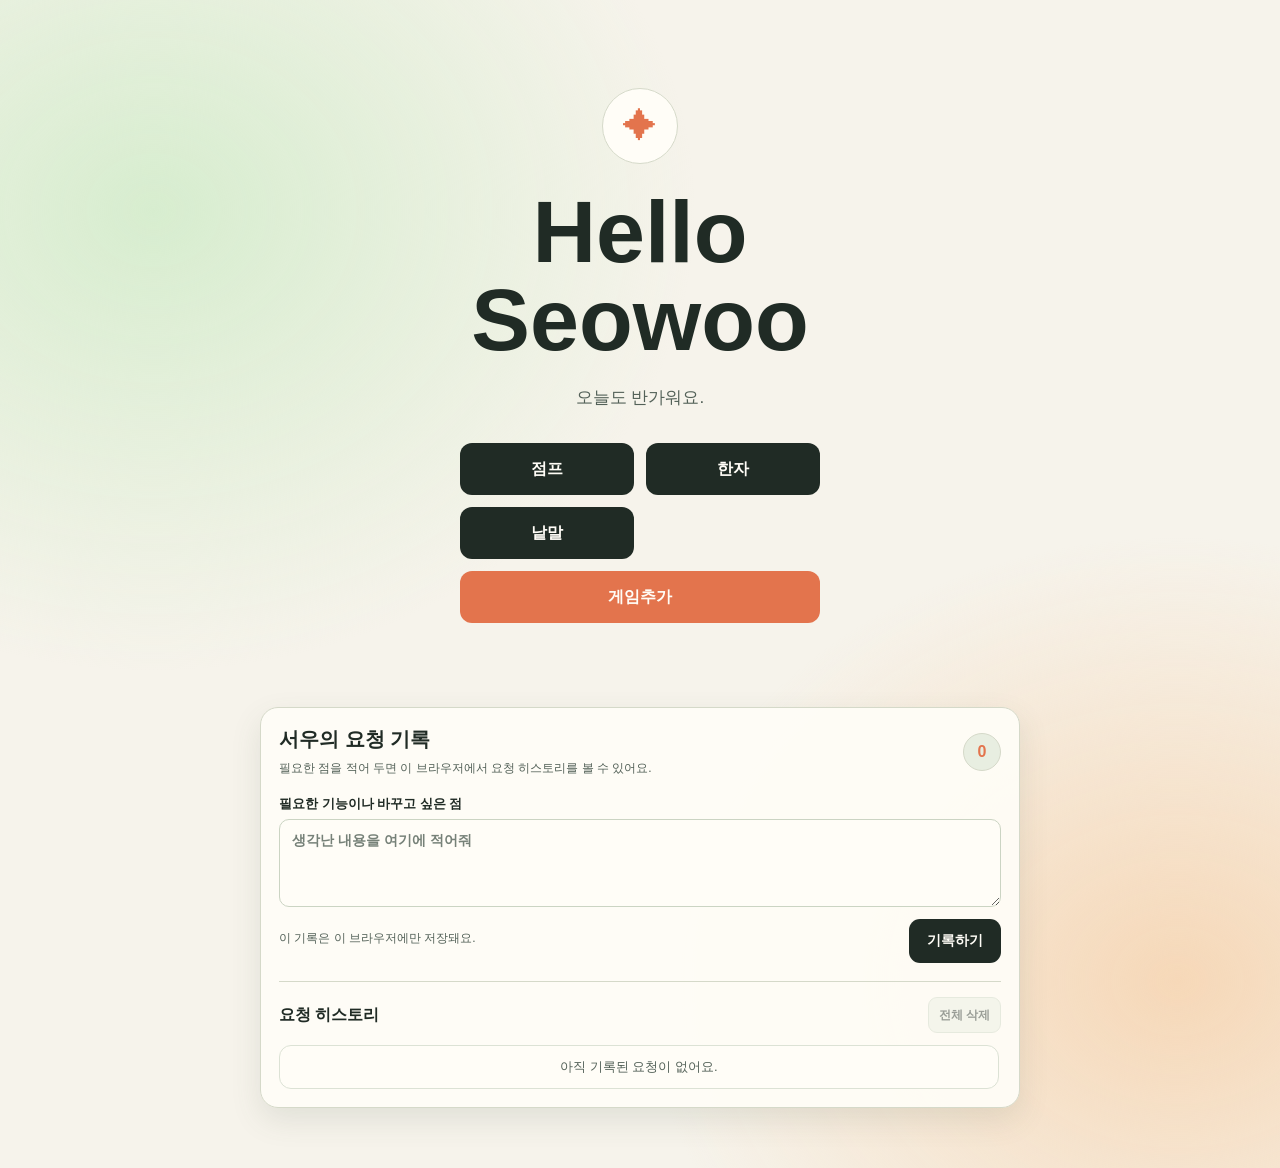
<file: index.html>
<!doctype html>
<html lang="ko">
<head>
  <meta charset="utf-8">
  <meta name="viewport" content="width=device-width, initial-scale=1">
  <meta name="theme-color" content="#f6f3eb">
  <title>Hello Seowoo</title>
  <link rel="stylesheet" href="feedback.css?v=2">
  <style>
    :root {
      color-scheme: light;
      font-family: "Trebuchet MS", "Noto Sans KR", sans-serif;
      background: #f6f3eb;
      color: #202b25;
    }

    * { box-sizing: border-box; }

    body {
      min-height: 100svh;
      margin: 0;
      display: flex;
      flex-direction: column;
      align-items: center;
      padding: 24px;
      background:
        radial-gradient(ellipse at 12% 18%, #d7edcf 0, transparent 34%),
        radial-gradient(ellipse at 92% 84%, #f6d8b8 0, transparent 32%),
        #f6f3eb;
    }

    main {
      width: min(100%, 560px);
      margin: auto 0;
      padding: clamp(32px, 9vw, 64px) 24px;
      text-align: center;
      animation: arrive 650ms cubic-bezier(.2,.8,.2,1) both;
    }

    .spark {
      display: inline-grid;
      width: 76px;
      aspect-ratio: 1;
      place-items: center;
      margin-bottom: 24px;
      border: 1px solid #d5d9c9;
      border-radius: 50%;
      background: #fffdf7;
      color: #e3744d;
      font-size: 34px;
      animation: float 3s ease-in-out infinite;
    }

    h1 {
      margin: 0;
      font-size: clamp(48px, 15vw, 88px);
      line-height: 1;
      font-weight: 800;
    }

    p {
      margin: 20px 0 0;
      color: #536158;
      font-size: 17px;
      line-height: 1.6;
    }

    .games {
      display: grid;
      grid-template-columns: repeat(2, minmax(0, 1fr));
      gap: 12px;
      width: min(100%, 360px);
      margin: 32px auto 0;
    }

    .games a,
    .games button {
      display: grid;
      place-items: center;
      min-height: 52px;
      padding: 0 12px;
      border: 0;
      border-radius: 12px;
      background: #202b25;
      color: #fffdf7;
      font: inherit;
      font-weight: 700;
      cursor: pointer;
      text-decoration: none;
    }

    .games button { appearance: none; }

    .games .add-game {
      grid-column: 1 / -1;
      background: #e3744d;
    }

    .games a:focus-visible,
    .games button:focus-visible {
      outline: 3px solid #536158;
      outline-offset: 3px;
    }

    @keyframes arrive {
      from { opacity: 0; transform: translateY(14px); }
      to { opacity: 1; transform: translateY(0); }
    }

    @keyframes float {
      50% { transform: translateY(-5px) rotate(5deg); }
    }

    @media (prefers-reduced-motion: reduce) {
      *, *::before, *::after {
        animation-duration: 0.01ms !important;
        animation-iteration-count: 1 !important;
      }
    }
  </style>
</head>
<body>
  <main>
    <div class="spark" aria-hidden="true">✦</div>
    <h1>Hello Seowoo</h1>
    <p>오늘도 반가워요.</p>
    <div class="games" aria-label="게임 선택">
      <a href="Jump_BlockWorld_6_0_10_Worlds.html">점프</a>
      <a href="hanja_touch_adventure_mobile.html">한자</a>
      <a class="word-puzzle" href="word_puzzle.html">낱말</a>
      <button class="add-game" id="addGame" type="button">게임추가</button>
    </div>
  </main>
  <section class="feedback-panel" data-feedback-panel aria-labelledby="feedbackTitle">
    <div class="feedback-heading">
      <div><h2 id="feedbackTitle">서우의 요청 기록</h2><p>필요한 점을 적어 두면 이 브라우저에서 요청 히스토리를 볼 수 있어요.</p></div>
      <span class="feedback-count" id="feedbackCount" aria-label="저장된 요청 수">0</span>
    </div>
    <form class="feedback-form" id="feedbackForm">
      <label class="feedback-label">필요한 기능이나 바꾸고 싶은 점
        <textarea class="feedback-control feedback-message" name="message" rows="3" maxlength="500" required placeholder="생각난 내용을 여기에 적어줘"></textarea>
      </label>
      <div class="feedback-form-footer"><span class="feedback-status" id="feedbackStatus" role="status" aria-live="polite">이 기록은 이 브라우저에만 저장돼요.</span><button class="feedback-submit" type="submit">기록하기</button></div>
    </form>
    <div class="feedback-history-heading"><h3>요청 히스토리</h3><button class="feedback-clear" id="feedbackClear" type="button">전체 삭제</button></div>
    <ol class="feedback-list" id="feedbackList" aria-live="polite"></ol>
  </section>
  <script src="feedback.js?v=3"></script>
</body>
</html>
</file>
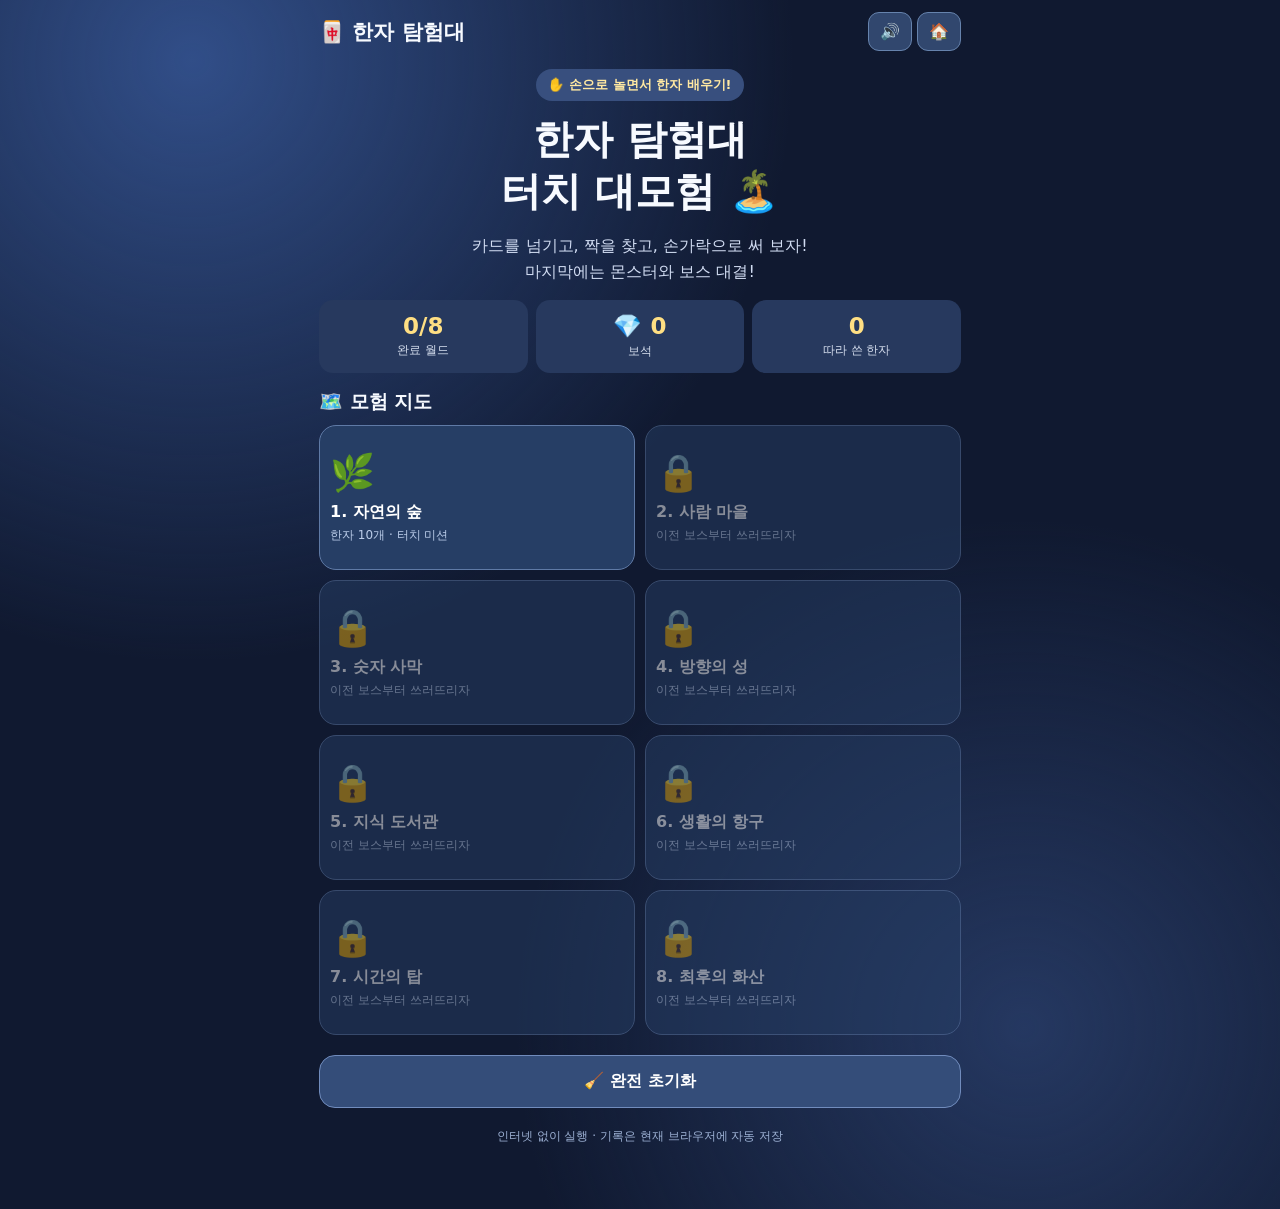
<file: hanja_touch_adventure_mobile.html>
<!doctype html><html lang="ko"><head><meta charset="utf-8"><meta name="viewport" content="width=device-width,initial-scale=1,viewport-fit=cover,maximum-scale=1"><meta name="theme-color" content="#121d39"><title>한자 탐험대 - 터치 모험</title><style>
:root{font-family:system-ui,-apple-system,'Apple SD Gothic Neo','Malgun Gothic',sans-serif;color:#f7faff;background:#101930}*{box-sizing:border-box}body{margin:0;min-height:100dvh;background:radial-gradient(circle at 15% 5%,#314e88,transparent 38%),radial-gradient(circle at 80% 85%,#253861,transparent 35%),#101930}button{font:inherit;cursor:pointer;touch-action:manipulation;border:0}button:focus-visible{outline:3px solid #fff18b;outline-offset:2px}#app{max-width:670px;margin:auto;padding:12px 14px 44px}.top{display:flex;align-items:center;justify-content:space-between;gap:10px;margin-bottom:18px}.logo{font-weight:1000;font-size:21px}.top button,.smallbtn{background:#31476e;color:white;border:1px solid #6683ad;border-radius:11px;padding:9px 11px}.panel{background:#1c2b4c;border:1px solid #516a98;border-radius:23px;padding:19px;box-shadow:0 12px 25px #07112650}.center{text-align:center}h1{font-size:clamp(29px,6vw,40px);line-height:1.3;margin:12px 0}h2{font-size:25px;margin:10px 0 12px}h3{font-size:19px;margin:10px 0}p{color:#d1dcf2;line-height:1.6}small,.sub{color:#bbcdea}.eyebrow{display:inline-block;background:#384f7e;color:#ffe8a2;font-weight:850;border-radius:22px;padding:7px 12px;font-size:13px}.btn{background:linear-gradient(180deg,#ffe284,#ffb947);color:#34261b;padding:15px 20px;border-radius:16px;font-weight:950;min-height:51px}.btn.secondary{background:#344d79;color:white;border:1px solid #718cbd}.btn.green{background:#76e1b3;color:#123d31}.actions{display:flex;flex-wrap:wrap;justify-content:center;gap:10px;margin:20px 0 2px}.actions .btn{flex:1;min-width:135px}.stats{display:grid;grid-template-columns:repeat(3,1fr);gap:8px;margin:16px 0}.stat{padding:13px 6px;text-align:center;background:#27395e;border-radius:14px}.stat strong{display:block;font-size:23px;color:#ffdf83}.stat span{font-size:12px;color:#d4dded}.worlds{display:grid;grid-template-columns:repeat(2,1fr);gap:10px}.world{position:relative;background:#263e65;border:1px solid #5f7aa6;border-radius:17px;color:white;padding:16px 10px;text-align:left;min-height:145px}.world:disabled{opacity:.5}.world .em{font-size:36px;display:block}.world b{display:block;margin:8px 0 4px}.world small{display:block;font-size:12px}.world .tag{position:absolute;top:11px;right:9px;color:#ffe27d}.progress{height:10px;background:#354363;border-radius:10px;overflow:hidden;margin:13px 0}.progress>div{height:100%;background:#ffcf66;transition:width .2s}.flash{display:flex;justify-content:space-between;align-items:center;gap:10px;margin:15px 0}.hanja{font-family:'Noto Serif CJK KR','Nanum Myeongjo',serif;font-size:clamp(96px,23vw,165px);line-height:1.3;display:block;text-align:center;color:white;text-shadow:0 7px 20px #0005}.wordinfo{font-size:25px;font-weight:900;text-align:center;color:#ffe594}.tip{font-size:14px;color:#cbd7f1;text-align:center}.modegrid{display:grid;grid-template-columns:1fr 1fr;gap:10px;margin:18px 0}.mode{background:#2e4775;border:1px solid #7195c5;color:#fff;border-radius:15px;padding:16px 8px;font-weight:850;min-height:100px}.mode span{display:block;font-size:34px;margin-bottom:6px}.pairs{display:grid;grid-template-columns:repeat(2,minmax(0,1fr));gap:10px;margin:17px 0}.tile{min-height:90px;background:#304a79;color:#fff;border:2px solid #668ab9;border-radius:17px;padding:9px;font-size:20px;font-weight:800;overflow-wrap:anywhere;transition:transform .12s,background .12s}.tile.glyph{font-size:49px;font-family:'Noto Serif CJK KR',serif}.tile.selected{background:#775caf;border-color:#e3b7ff;transform:scale(1.02)}.tile.matched{background:#205947;border-color:#6ce5b4;opacity:.56}.tile.bad{background:#813d59;border-color:#ffa9b8}.meter{display:flex;justify-content:space-between;color:#fae5ac;font-weight:800;gap:8px}.drawbox{position:relative;max-width:350px;aspect-ratio:1;margin:15px auto;background:#fff9e9;border:5px solid #b6bfe2;border-radius:19px;overflow:hidden;touch-action:none}.guide{position:absolute;inset:0;display:grid;place-items:center;color:#e1d9c9;font-family:'Noto Serif CJK KR','Malgun Gothic',serif;font-size:clamp(170px,55vw,260px);line-height:1;pointer-events:none;user-select:none}.drawbox canvas{position:absolute;inset:0;width:100%;height:100%;touch-action:none}.controls{display:flex;justify-content:center;gap:9px;flex-wrap:wrap}.controls button{min-width:116px}.boss{font-size:85px;text-align:center;margin:12px}.enemyhp{font-weight:900;color:#ffacbe;text-align:center}.choices{display:grid;grid-template-columns:1fr 1fr;gap:10px;margin:18px 0}.choice{min-height:82px;border:2px solid #7e9fd0;border-radius:17px;background:#314b7a;color:white;font-size:21px;font-weight:850}.choice:active,.tile:active,.world:active{transform:scale(.97)}.feedback{text-align:center;font-weight:850;min-height:32px;margin:11px 0;color:#ffe29a}.footer{font-size:12px;color:#9db1d4;text-align:center;margin:20px 0}.hidden{display:none!important}.reward{font-size:69px}.miniword{display:inline-block;background:#34496e;border-radius:9px;padding:7px 10px;margin:4px}.danger{background:#893d53;color:#fff}.notice{background:#253b61;border-radius:15px;padding:12px;margin:13px 0;color:#dde7f5;line-height:1.6} @media(max-width:380px){.panel{padding:14px}.worlds{gap:7px}.tile{min-height:77px}.logo{font-size:18px}.top button{padding:8px}}
</style></head><body><main id="app"></main><script>
'use strict';
const DATA=[
 {name:'자연의 숲',emoji:'🌿',boss:'🌳 숲의 수호자',words:[['日','날','일'],['月','달','월'],['山','메','산'],['水','물','수'],['火','불','화'],['木','나무','목'],['土','흙','토'],['石','돌','석'],['雨','비','우'],['天','하늘','천']]},
 {name:'사람 마을',emoji:'🧑',boss:'🦁 마을의 사자',words:[['人','사람','인'],['口','입','구'],['目','눈','목'],['耳','귀','이'],['手','손','수'],['足','발','족'],['心','마음','심'],['身','몸','신'],['子','아들','자'],['男','사내','남']]},
 {name:'숫자 사막',emoji:'🏜️',boss:'🐍 숫자의 뱀',words:[['一','한','일'],['二','두','이'],['三','석','삼'],['四','넉','사'],['五','다섯','오'],['六','여섯','육'],['七','일곱','칠'],['八','여덟','팔'],['九','아홉','구'],['十','열','십']]},
 {name:'방향의 성',emoji:'🏰',boss:'🐉 방향의 용',words:[['上','위','상'],['下','아래','하'],['中','가운데','중'],['左','왼','좌'],['右','오른','우'],['前','앞','전'],['後','뒤','후'],['東','동녘','동'],['西','서녘','서'],['南','남녘','남']]},
 {name:'지식 도서관',emoji:'📚',boss:'🦉 지혜의 부엉이',words:[['學','배울','학'],['校','학교','교'],['文','글월','문'],['字','글자','자'],['書','글','서'],['讀','읽을','독'],['問','물을','문'],['答','대답','답'],['先','먼저','선'],['名','이름','명']]},
 {name:'생활의 항구',emoji:'⛵',boss:'🐙 바다 문어',words:[['父','아버지','부'],['母','어머니','모'],['兄','형','형'],['弟','아우','제'],['家','집','가'],['室','집','실'],['門','문','문'],['食','먹을','식'],['衣','옷','의'],['住','살','주']]},
 {name:'시간의 탑',emoji:'⏰',boss:'🧙 시간 마법사',words:[['年','해','년'],['時','때','시'],['分','나눌','분'],['午','낮','오'],['朝','아침','조'],['夕','저녁','석'],['今','이제','금'],['古','옛','고'],['早','이를','조'],['春','봄','춘']]},
 {name:'최후의 화산',emoji:'🌋',boss:'👑 한자 대마왕',words:[['大','큰','대'],['小','작을','소'],['多','많을','다'],['少','적을','소'],['長','길','장'],['短','짧을','단'],['高','높을','고'],['低','낮을','저'],['新','새','신'],['正','바를','정']]}
];
const KEY='hanja-touch-adventure-v2';
const init=()=>({opened:0,cleared:[],gems:0,traced:{},sound:true});let save=init();try{const raw=JSON.parse(localStorage.getItem(KEY));if(raw)save={...init(),...raw};}catch(e){}
const app=document.getElementById('app');let wi=0,card=0,match=null,drawCleanup=null,boss=null,drawCount=0,drawDone=false,toastTimer=0;
const persist=()=>{try{localStorage.setItem(KEY,JSON.stringify(save));}catch(e){}};
const pick=a=>a[Math.floor(Math.random()*a.length)];const shuffle=a=>{a=[...a];for(let i=a.length-1;i>0;i--){const j=Math.floor(Math.random()*(i+1));[a[i],a[j]]=[a[j],a[i]]}return a};
function sound(ok=true){if(!save.sound)return;try{const A=window.AudioContext||window.webkitAudioContext;if(!A)return;const c=new A(),o=c.createOscillator(),g=c.createGain();o.connect(g);g.connect(c.destination);o.frequency.value=ok?730:270;g.gain.value=.055;o.start();o.stop(c.currentTime+.12);o.onended=()=>c.close();}catch(e){}}
function say(t){clearTimeout(toastTimer);document.querySelector('.toast')?.remove();const e=document.createElement('div');e.className='toast';e.style='position:fixed;bottom:25px;left:50%;transform:translateX(-50%);background:#101f3b;border:2px solid #ffdc85;padding:13px;border-radius:15px;z-index:10;text-align:center;min-width:180px;max-width:90%';e.textContent=t;document.body.appendChild(e);toastTimer=setTimeout(()=>e.remove(),2000)}
function clearDraw(){if(drawCleanup){drawCleanup();drawCleanup=null}}
function layout(body){clearDraw();app.innerHTML=`<header class="top"><div class="logo">🀄 한자 탐험대</div><div><button id="mute">${save.sound?'🔊':'🔇'}</button> <button id="home">🏠</button></div></header>${body}<div class="footer">인터넷 없이 실행 · 기록은 현재 브라우저에 자동 저장</div>`;document.getElementById('home').onclick=home;document.getElementById('mute').onclick=()=>{save.sound=!save.sound;persist();document.getElementById('mute').textContent=save.sound?'🔊':'🔇'}}
function home(){match=null;boss=null;layout(`<section class="center"><span class="eyebrow">✋ 손으로 놀면서 한자 배우기!</span><h1>한자 탐험대<br>터치 대모험 🏝️</h1><p>카드를 넘기고, 짝을 찾고, 손가락으로 써 보자!<br>마지막에는 몬스터와 보스 대결!</p></section><div class="stats"><div class="stat"><strong>${save.cleared.length}/8</strong><span>완료 월드</span></div><div class="stat"><strong>💎 ${save.gems}</strong><span>보석</span></div><div class="stat"><strong>${Object.values(save.traced).filter(Boolean).length}</strong><span>따라 쓴 한자</span></div></div><h3>🗺️ 모험 지도</h3><div class="worlds">${DATA.map((w,i)=>`<button class="world" data-w="${i}" ${i>save.opened?'disabled':''}><span class="em">${i>save.opened?'🔒':w.emoji}</span><b>${i+1}. ${w.name}</b><small>${i>save.opened?'이전 보스부터 쓰러뜨리자':save.cleared.includes(i)?'🏆 클리어 · 다시 놀기':'한자 10개 · 터치 미션'}</small>${save.cleared.includes(i)?'<span class="tag">⭐</span>':''}</button>`).join('')}</div><div class="actions"><button class="btn secondary" id="reset">🧹 완전 초기화</button></div>`);document.querySelectorAll('[data-w]').forEach(e=>e.onclick=()=>world(+e.dataset.w));document.getElementById('reset').onclick=()=>{if(confirm('모든 보석과 월드 기록을 삭제할까요?')){save=init();persist();home()}}}
function world(i){wi=i;match=null;boss=null;const w=DATA[i];layout(`<section class="panel center"><span class="eyebrow">월드 ${i+1} / 8</span><div style="font-size:75px;margin:10px">${w.emoji}</div><h1>${w.name}</h1><p>이곳에 숨은 한자 10개를 익혀서<br>${w.boss}를 물리치자!</p><div class="modegrid"><button class="mode" id="learn"><span>🃏</span>카드 넘기기<small>보고 익히기</small></button><button class="mode" id="matching"><span>🧩</span>짝 맞추기<small>터치 기억력 게임</small></button><button class="mode" id="writing"><span>✍️</span>손가락 쓰기<small>따라 쓰기 연습</small></button><button class="mode" id="battle"><span>⚔️</span>보스 대결<small>몬스터 공격</small></button></div><div class="notice">💡 추천 순서: <b>카드 → 짝 찾기 → 손가락 쓰기 → 보스</b><br>중간에 틀려도 하트가 없어지지 않아요!</div><div class="actions"><button class="btn secondary" id="map">← 지도</button></div></section>`);document.getElementById('learn').onclick=()=>flash(0);document.getElementById('matching').onclick=startMatch;document.getElementById('writing').onclick=()=>write(0);document.getElementById('battle').onclick=startBattle;document.getElementById('map').onclick=home}
function flash(i){card=(i+10)%10;const w=DATA[wi],a=w.words[card];layout(`<section class="panel center"><span class="eyebrow">🃏 탐험 카드 ${card+1} / 10</span><div class="progress"><div style="width:${(card+1)*10}%"></div></div><span class="hanja">${a[0]}</span><div class="wordinfo">${a[1]} ${a[2]}</div><p class="tip">한자를 큰 소리로 읽고, 좌우 버튼으로 넘겨봐!</p><div class="actions"><button class="btn secondary" id="prev">⬅ 이전</button><button class="btn" id="next">다음 ➡</button></div><div class="actions"><button class="btn secondary" id="back">월드 메뉴</button><button class="btn green" id="match">🧩 짝 맞추기</button></div></section>`);document.getElementById('prev').onclick=()=>flash(card-1);document.getElementById('next').onclick=()=>flash(card+1);document.getElementById('back').onclick=()=>world(wi);document.getElementById('match').onclick=startMatch;let x=null;const el=document.querySelector('.hanja');el.addEventListener('touchstart',e=>{x=e.touches[0].clientX},{passive:true});el.addEventListener('touchend',e=>{if(x===null)return;const d=e.changedTouches[0].clientX-x;if(Math.abs(d)>45)flash(card+(d<0?1:-1));x=null},{passive:true})}
function startMatch(){const words=shuffle(DATA[wi].words).slice(0,4);match={words,items:shuffle(words.flatMap((w,i)=>[{id:i,type:'glyph',text:w[0]},{id:i,type:'meaning',text:w[1]+' '+w[2]}])),picked:null,done:[],wrong:false};showMatch()}
function showMatch(){const m=match;if(!m)return;layout(`<section class="panel center"><span class="eyebrow">🧩 터치 짝 찾기</span><h2>한자와 뜻을 연결해!</h2><p>한자 하나와 같은 뜻의 카드를 차례대로 눌러 봐.</p><div class="meter"><span>🎯 ${m.done.length}/4 짝 성공</span><span>💎 ${save.gems}</span></div><div class="pairs">${m.items.map((x,i)=>`<button class="tile ${x.type==='glyph'?'glyph':''} ${m.done.includes(x.id)?'matched':''} ${m.picked===i?'selected':''}" data-pair="${i}" ${m.done.includes(x.id)?'disabled':''}>${x.text}</button>`).join('')}</div><div class="feedback" id="fb">${m.done.length===4?'🎉 모두 맞혔어! 보석 +20':'카드 두 개를 터치해 봐!'}</div><div class="actions"><button class="btn secondary" id="menu">월드 메뉴</button><button class="btn" id="again">🔄 새 짝 찾기</button>${m.done.length===4?'<button class="btn green" id="write">✍️ 한자 쓰기</button>':''}</div></section>`);document.querySelectorAll('[data-pair]').forEach(e=>e.onclick=()=>tapPair(+e.dataset.pair));document.getElementById('again').onclick=startMatch;document.getElementById('menu').onclick=()=>world(wi);if(document.getElementById('write'))document.getElementById('write').onclick=()=>write(0)}
function tapPair(i){const m=match;if(!m||m.busy)return;const x=m.items[i];if(m.done.includes(x.id))return;if(m.picked===null){m.picked=i;showMatch();return}const prev=m.items[m.picked];if(m.picked===i){m.picked=null;showMatch();return}if(prev.id===x.id&&prev.type!==x.type){m.done.push(x.id);m.picked=null;save.gems+=5;if(m.done.length===4)save.gems+=20;persist();sound();showMatch()}else{m.busy=true;const tiles=document.querySelectorAll('[data-pair]');tiles[i]?.classList.add('bad');tiles[m.picked]?.classList.add('bad');document.getElementById('fb').textContent='다른 짝이야! 다시 찾아보자 😊';sound(false);setTimeout(()=>{if(match!==m)return;m.picked=null;m.busy=false;showMatch()},650)}}
function write(i){card=(i+10)%10;drawCount=0;drawDone=false;const w=DATA[wi].words[card];layout(`<section class="panel center"><span class="eyebrow">✍️ 손가락 한자 쓰기 ${card+1} / 10</span><h2>${w[1]} ${w[2]}</h2><p class="tip">회색 글자 위를 손가락으로 따라 그려 보자.<br>세 번 이상 손을 움직여 연습하면 보석을 받을 수 있어!</p><div class="drawbox" id="draw"><div class="guide">${w[0]}</div><canvas id="canvas" aria-label="손가락으로 한자를 따라 그리는 영역"></canvas></div><p class="feedback" id="drawfb">손가락이나 마우스로 따라 그려 봐!</p><div class="controls"><button class="btn secondary" id="clear">🧽 지우기</button><button class="btn secondary" id="back">◀ 이전</button><button class="btn" id="next">다음 ▶</button></div><div class="actions"><button class="btn secondary" id="menu">월드 메뉴</button><button class="btn green" id="fight">⚔️ 보스 도전</button></div></section>`);document.getElementById('clear').onclick=()=>{ctx.clearRect(0,0,canvas.width,canvas.height);drawCount=0;document.getElementById('drawfb').textContent='다시 따라 써 보자!'};document.getElementById('back').onclick=()=>write(card-1);document.getElementById('next').onclick=()=>write(card+1);document.getElementById('menu').onclick=()=>world(wi);document.getElementById('fight').onclick=startBattle;
const canvas=document.getElementById('canvas'),ctx=canvas.getContext('2d'),area=document.getElementById('draw');const rect=area.getBoundingClientRect(),scale=window.devicePixelRatio||1;canvas.width=Math.round(rect.width*scale);canvas.height=Math.round(rect.height*scale);ctx.scale(scale,scale);ctx.lineWidth=12;ctx.lineCap='round';ctx.lineJoin='round';ctx.strokeStyle='#2858b1';let active=false,last=null,length=0;const point=e=>{const r=canvas.getBoundingClientRect();return {x:e.clientX-r.left,y:e.clientY-r.top}};
function down(e){e.preventDefault();active=true;length=0;last=point(e);try{canvas.setPointerCapture(e.pointerId)}catch(err){}ctx.beginPath();ctx.moveTo(last.x,last.y);ctx.lineTo(last.x+.1,last.y+.1);ctx.stroke()}
function move(e){if(!active)return;e.preventDefault();const p=point(e);length+=Math.hypot(p.x-last.x,p.y-last.y);ctx.beginPath();ctx.moveTo(last.x,last.y);ctx.lineTo(p.x,p.y);ctx.stroke();last=p}
function up(){if(!active)return;active=false;if(length>32){drawCount++;if(drawCount>=3&&!drawDone){drawDone=true;const k=wi+'-'+w[0];if(!save.traced[k]){save.traced[k]=true;save.gems+=10;persist()}document.getElementById('drawfb').textContent='✨ 따라 쓰기 완료! 보석 +10 (처음 완료 시)';sound()}else if(!drawDone){document.getElementById('drawfb').textContent=`좋아! 조금 더 써 보자 (${drawCount}/3)`}}}
canvas.addEventListener('pointerdown',down);canvas.addEventListener('pointermove',move);canvas.addEventListener('pointerup',up);canvas.addEventListener('pointercancel',up);drawCleanup=()=>{canvas.removeEventListener('pointerdown',down);canvas.removeEventListener('pointermove',move);canvas.removeEventListener('pointerup',up);canvas.removeEventListener('pointercancel',up)};
}
function startBattle(){boss={hp:5,miss:0,word:null,options:[],locked:false};nextAttack()}
function nextAttack(){if(!boss)return;const pool=DATA[wi].words,w=pick(pool),other=shuffle(pool.filter(x=>x[0]!==w[0])).slice(0,3);boss.word=w;boss.options=shuffle([w,...other]);showBattle()}
function showBattle(){if(!boss)return;const b=boss,w=DATA[wi];layout(`<section class="panel center"><span class="eyebrow">⚔️ 월드 ${wi+1} 보스전</span><div class="boss">${w.boss.split(' ')[0]}</div><h2>${w.boss.split(' ').slice(1).join(' ')}</h2><div class="enemyhp">몬스터 체력 ${'❤️'.repeat(b.hp)}${'🤍'.repeat(5-b.hp)}</div><div class="progress"><div style="width:${b.hp*20}%;background:#ff7d93"></div></div><p><b>「${b.word[1]} ${b.word[2]}」</b>에 해당하는 한자를 터치해서 공격해!</p><div class="choices">${b.options.map((o,i)=>`<button class="choice" data-opt="${i}">${o[0]}</button>`).join('')}</div><div class="feedback" id="fb">실수해도 괜찮아. 힌트를 보면서 다시 해 봐!</div><div class="actions"><button class="btn secondary" id="menu">월드 메뉴</button></div></section>`);document.querySelectorAll('[data-opt]').forEach(e=>e.onclick=()=>attack(+e.dataset.opt));document.getElementById('menu').onclick=()=>world(wi)}
function attack(i){const b=boss;if(!b||b.locked)return;const target=b.options[i];if(target[0]===b.word[0]){b.hp--;save.gems+=10;persist();sound();if(b.hp===0){win();return}nextAttack()}else{b.miss++;sound(false);document.querySelectorAll('[data-opt]')[i]?.classList.add('hidden');document.getElementById('fb').textContent=`힌트! 정답은 「${b.word[0]}」 · ${b.word[1]} ${b.word[2]}야. 다시 터치해 봐!`}}
function win(){boss=null;if(!save.cleared.includes(wi)){save.cleared.push(wi);save.gems+=80}save.opened=Math.min(7,Math.max(save.opened,wi+1));persist();sound();layout(`<section class="panel center"><div class="reward">🏆🎉</div><h1>보스 물리치기 성공!</h1><p>${DATA[wi].name} 정복 완료!<br>다음 월드가 열렸어. 멋진 한자 영웅이야!</p><div class="notice">💎 현재 보석: <b>${save.gems}</b><br>✍️ 쓰기 연습과 짝 맞추기도 계속할 수 있어.</div><div class="actions"><button class="btn secondary" id="menu">지도 보기</button><button class="btn" id="next">${wi<7?'🌟 다음 월드':'🏝️ 모험 완료'}</button></div></section>`);document.getElementById('menu').onclick=home;document.getElementById('next').onclick=()=>wi<7?world(wi+1):home()}
home();
</script></body></html>
</file>
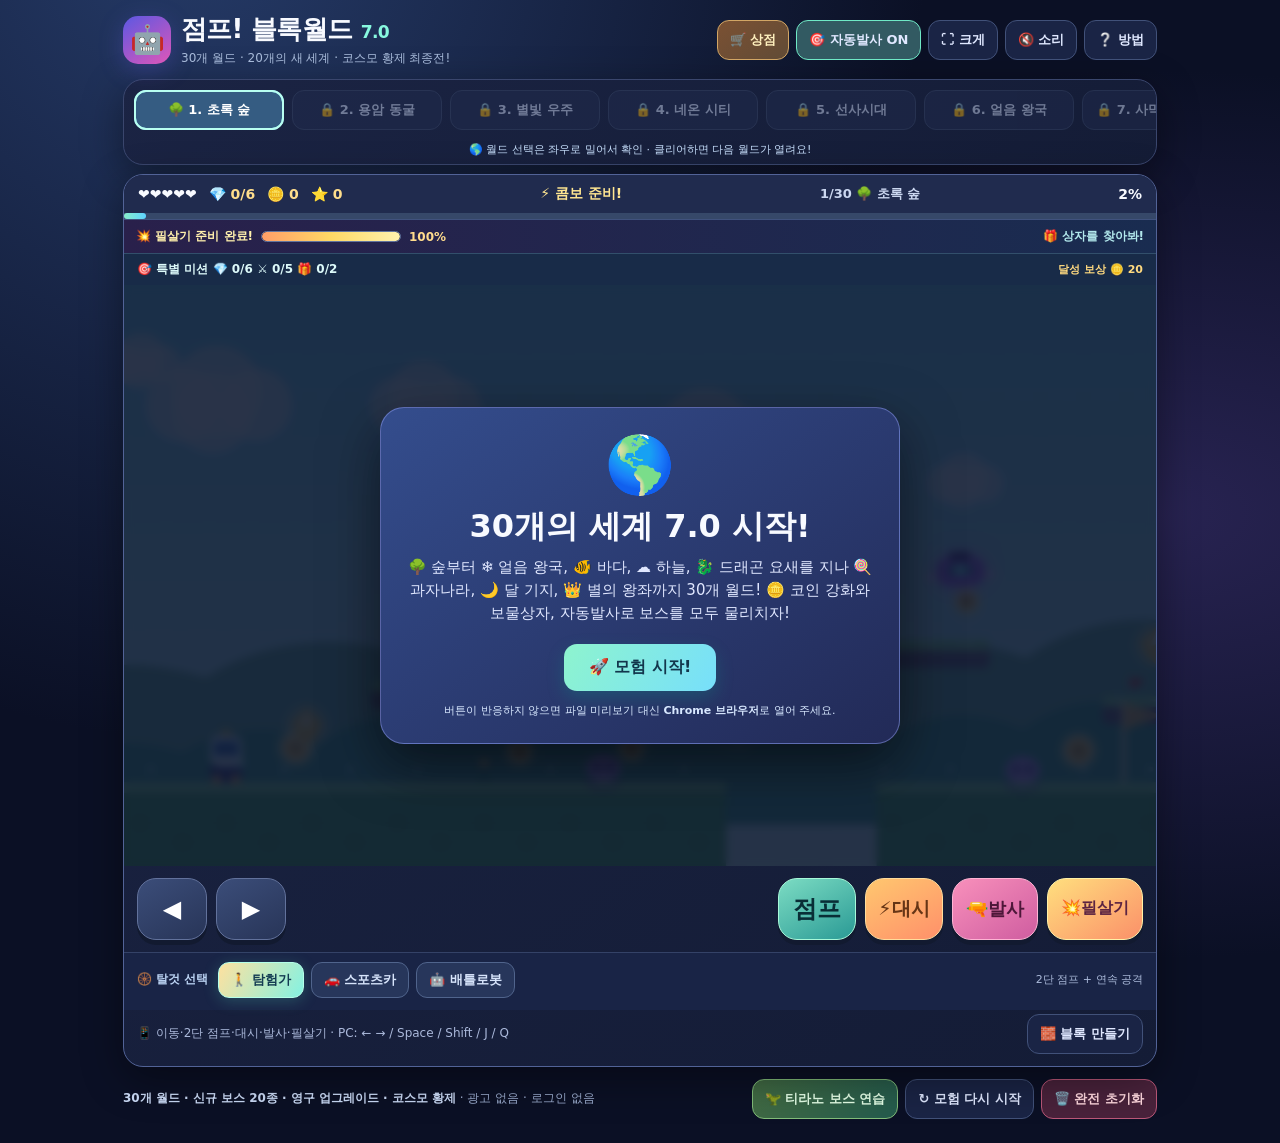
<file: Jump_BlockWorld_6_0_10_Worlds.html>
<!doctype html>
<html lang="ko">
<head>
<meta charset="utf-8">
<meta name="viewport" content="width=device-width,initial-scale=1,viewport-fit=cover,user-scalable=no">
<meta name="theme-color" content="#111735"><meta name="description" content="어린이용 초고속 액션 게임. 30개 월드와 개성 있는 보스, 모바일 전체화면을 지원하는 어린이 액션 게임">
<title>점프! 블록월드 7.0 - 30개의 세계</title>
<style>
:root{--ink:#f8faff;--muted:#a6b4d9;--glass:#1e284a;--accent:#71e3b8;--pink:#ff91c4;--gold:#ffd46f;--line:#344267}
*{box-sizing:border-box}html,body{margin:0;min-height:100%;font-family:system-ui,-apple-system,'Apple SD Gothic Neo','Malgun Gothic',sans-serif;color:var(--ink);background:#0b1025}body{background:radial-gradient(ellipse at 15% -10%,#263c6a,transparent 48%),radial-gradient(ellipse at 90% 45%,#282352,transparent 50%),#0b1025}button{font:inherit;border:0;cursor:pointer;touch-action:manipulation}button:focus-visible{outline:3px solid #fff;outline-offset:2px}.app{max-width:1060px;margin:0 auto;padding:12px 13px 24px}header{display:flex;align-items:center;justify-content:space-between;gap:10px;margin:0 0 12px}.brand{display:flex;align-items:center;gap:10px}.brand-icon{font-size:28px;width:48px;height:48px;display:grid;place-items:center;background:linear-gradient(145deg,#5561dd,#ae61cb);border-radius:15px;box-shadow:0 6px 25px #6e64f443}.brand h1{margin:0;font-weight:900;font-size:clamp(18px,3vw,26px);letter-spacing:-.7px}.brand small{font-size:12px;color:#a8bbda}.top-actions{display:flex;align-items:center;gap:7px;flex-wrap:wrap;justify-content:flex-end}.small-btn{border:1px solid #415179;border-radius:12px;background:#1a2445;color:#e0e8ff;padding:10px 12px;font-weight:800;font-size:13px}.small-btn.active{background:#325a62;border-color:#6fe9c6}.panel{background:linear-gradient(145deg,#1b2444,#141c36);border:1px solid #3a466d;border-radius:20px;box-shadow:0 12px 40px #0006;overflow:hidden}.levels{display:flex;gap:8px;padding:10px;overflow-x:auto;scrollbar-width:thin}.level{white-space:nowrap;min-width:0;flex:1;border:1px solid #374566;color:#c7d3ed;background:#202b4d;border-radius:12px;padding:10px 6px;font-weight:800;font-size:13px}.level.selected{background:#355c82;border-color:#8edfff;color:#fff;box-shadow:inset 0 0 0 1px #64c6d8}.level:disabled{opacity:.5;cursor:not-allowed}.board-card{margin-top:9px;position:relative}.hud{display:flex;align-items:center;justify-content:space-between;gap:8px;padding:10px 14px;background:#202b4e;font-weight:800}.hud-group{display:flex;align-items:center;gap:12px}.hud-stat{font-size:14px;white-space:nowrap}.hud-stat b{color:#ffde8c}.hud-title{color:#cbd7f0;font-size:13px}.track{height:6px;background:#364869}.track>div{background:linear-gradient(90deg,#88edca,#5dd3ff);height:100%;border-radius:6px;width:0%;transition:width .15s}.stage{position:relative;background:#121a3a;overflow:hidden;touch-action:none}.stage canvas{width:100%;height:auto;display:block;touch-action:none;image-rendering:auto}.stage-message{position:absolute;left:50%;top:12px;transform:translateX(-50%);z-index:3;max-width:92%;white-space:nowrap;overflow:hidden;text-overflow:ellipsis;opacity:0;pointer-events:none;padding:10px 16px;border-radius:100px;background:#0c1536dd;border:1px solid #b1f4da66;font-size:13px;font-weight:800;transition:opacity .15s}.stage-message.show{opacity:1}.overlay{position:absolute;inset:0;background:#07132bdc;z-index:5;display:grid;place-items:center;text-align:center;padding:17px;backdrop-filter:blur(4px)}.overlay[hidden]{display:none}.overlay-card{max-width:520px;border-radius:24px;padding:24px 25px;background:linear-gradient(145deg,#344d8d,#222a57);border:1px solid #9ca8ff71;box-shadow:0 20px 55px #0008}.overlay-emoji{font-size:56px}.overlay h2{font-size:clamp(22px,4vw,32px);margin:7px 0}.overlay p{color:#e0e7ff;line-height:1.55;font-size:15px;margin:6px 0 18px}.main-button{background:linear-gradient(120deg,#8ef4ce,#77dffb);color:#12364c;font-weight:900;padding:13px 25px;border-radius:13px;box-shadow:0 7px 18px #04b59635;font-size:16px}.controls{display:grid;grid-template-columns:1fr auto;align-items:center;gap:10px;padding:12px 13px}.pad{display:flex;align-items:center;gap:9px}.ctrl{width:70px;height:62px;border-radius:19px;background:linear-gradient(150deg,#3b4d79,#283558);color:white;border:1px solid #62729c;box-shadow:0 5px 0 #121a30;font-size:24px;font-weight:900;user-select:none;-webkit-user-select:none;-webkit-touch-callout:none;touch-action:none}.ctrl.pressed,.ctrl:active{transform:translateY(3px);box-shadow:0 2px 0 #121a30;background:#576da1}.ctrl.jump{background:linear-gradient(150deg,#7cdcc3,#2a9a95);border-color:#a7f9d9;color:#092e36;width:78px}.ctrl.dash{background:linear-gradient(150deg,#ffc76f,#ff906a);border-color:#ffdc9b;color:#663516;width:78px;font-size:19px;white-space:nowrap}.control-hint{display:flex;align-items:center;justify-content:space-between;gap:8px;padding:0 13px 12px;color:#abb9db;font-size:12px}.build-panel{margin-top:10px;display:none;padding:15px}.build-panel.show{display:block}.build-panel h3{margin:0 0 8px;font-size:16px}.builder-btns{display:flex;gap:8px;flex-wrap:wrap}.builder-btns button{border-radius:12px;padding:10px 13px;background:#2c3c66;color:#fff;font-weight:800;border:1px solid #455a84}.builder-btns button.on{background:#579d9c;color:#102b37;border-color:#a3f5d7}.build-note{font-size:13px;color:#bfc9e3;margin:9px 0 0;line-height:1.5}.footer{display:flex;align-items:center;justify-content:space-between;gap:10px;margin-top:12px;color:#9daed0;font-size:12px}.footer strong{color:#ccdcf8}.help{margin-top:9px;padding:12px 15px;color:#d5def7;line-height:1.6;font-size:13px;display:none}.help.show{display:block}.help p{margin:0 0 5px}.help p:last-child{margin:0}@media(max-width:640px){.app{padding:8px 7px 18px}.brand-icon{width:40px;height:40px;font-size:23px}.brand small{font-size:11px}.top-actions{gap:5px}.small-btn{padding:7px 8px;font-size:12px}.levels{padding:7px;gap:5px}.level{padding:9px 3px;font-size:11px}.hud{padding:8px 9px}.hud-group{gap:8px}.hud-stat{font-size:12px}.hud-title{font-size:11px}.controls{padding:11px 6px;gap:6px}.pad{gap:6px}.ctrl{width:53px;height:55px;border-radius:15px}.ctrl.jump,.ctrl.dash{width:64px}.control-hint{padding:0 8px 11px;font-size:11px}.footer{font-size:11px;flex-direction:column;align-items:flex-start}.overlay-card{padding:15px 18px}.overlay-emoji{font-size:36px}.overlay p{font-size:12px;margin-bottom:12px}.main-button{font-size:14px;padding:11px 18px}}@media(max-width:380px){.ctrl{width:45px;height:53px}.ctrl.jump,.ctrl.dash{width:58px}.hud-title{display:none}.brand h1{font-size:16px}}@media(min-width:750px){.control-hint{padding-top:4px}}

/* 2.0: vehicle switcher + combat controls */
.boss-chip{display:none;color:#ffe3ec}.boss-chip b{color:#ff9fb4!important}.boss-chip.visible{display:inline}
.controls{grid-template-columns:auto minmax(0,1fr);justify-content:space-between}.controls>.pad:last-child{justify-content:flex-end}
.ctrl.attack{width:86px;background:linear-gradient(145deg,#f890bb,#cf5da0);border-color:#ffb4d4;color:#4d1739;font-size:18px}
.control-hint .small-btn{white-space:nowrap;flex-shrink:0}.control-hint>span{flex:1;min-width:0}
.ride-bar{padding:9px 13px 12px;display:flex;flex-wrap:wrap;align-items:center;gap:7px;border-top:1px solid #344267;background:#192446}
.ride-label{color:#bcd4f4;font-size:12px;font-weight:800;margin-right:3px}.ride{color:#d7e4fb;background:#27365b;border:1px solid #50648c;border-radius:11px;padding:8px 12px;font-weight:850;font-size:13px;white-space:nowrap}
.ride.on{background:linear-gradient(120deg,#8cf5dc,#79ddfc);color:#133b52;border-color:#b4ffe9;box-shadow:0 3px 15px #5ae8c438}.ride-info{margin-left:auto;color:#aebddd;font-size:11px}
@media(max-width:640px){.overlay{position:fixed;inset:0;z-index:99;padding:20px;background:#07132bf0}.overlay-card{max-width:390px;padding:22px 19px}.overlay-emoji{font-size:44px}.overlay p{font-size:14px;line-height:1.6}.ctrl.attack{width:64px;font-size:15px}.controls{padding:10px 7px;gap:4px}.controls .pad{gap:4px}.ride-bar{padding:8px 7px;gap:5px}.ride{font-size:11px;padding:8px 7px}.ride-label{font-size:10px}.ride-info{width:100%;margin-left:0;text-align:center}}
@media(max-width:375px){.ctrl{width:43px;height:52px}.ctrl.jump,.ctrl.dash,.ctrl.attack{width:57px;font-size:14px}.ride{font-size:10px;padding:7px 5px}.hud-group{gap:5px}.hud-stat{font-size:11px}.boss-chip.visible{display:none}}

/* 3.0 - full action edition */
.power-strip{display:flex;align-items:center;gap:8px;padding:6px 12px;background:linear-gradient(90deg,#29204b,#192c50);border-top:1px solid #40527e;min-height:34px}.power-strip span{font-size:12px;font-weight:850;white-space:nowrap}.power-strip #skillStatus{color:#fff0ad}.power-strip #powerPercent{color:#ffdc8d;min-width:32px;text-align:right}.power-strip #boostStatus{color:#b2e8ec;margin-left:auto}.power-track{height:11px;width:140px;max-width:23vw;background:#0c1537;border-radius:18px;overflow:hidden;border:1px solid #62749f}.power-track>div{height:100%;background:linear-gradient(90deg,#ff9e68,#ffd965,#fff2ae);border-radius:18px;box-shadow:0 0 12px #fcb758;transition:width .1s}.ctrl.special{width:96px;font-size:16px;background:linear-gradient(145deg,#6a3b78,#573064);color:#fff0d1;border-color:#ad7cba}.ctrl.special.ready{background:linear-gradient(145deg,#ffdf7e,#fb9069);color:#5c2442;border-color:#fff1a6;animation:pulse 1.15s infinite}@keyframes pulse{50%{box-shadow:0 0 0 5px #ffd17538,0 5px 0 #121a30}}.stage{background:#0e1435}.board-card{border-color:#526397}.brand-icon{background:linear-gradient(145deg,#5c58e2,#df56b8)}.ride.on{background:linear-gradient(120deg,#ffe19f,#84f2e2)}
@media(max-width:640px){.hud-title{display:none}.power-strip{padding:5px 7px;gap:5px}.power-strip span{font-size:10px}.power-track{width:70px}.power-strip #boostStatus{font-size:10px}.ctrl.special{width:64px;font-size:11px;white-space:nowrap}.ctrl.attack{width:58px;font-size:12px}.ctrl.jump,.ctrl.dash{width:57px;font-size:12px}.ctrl{width:48px;height:55px;border-radius:14px}.controls{padding:9px 5px;gap:2px}.controls .pad{gap:3px}.ride-info{display:none}.ride-label{display:none}}
@media(max-width:390px){.ctrl{width:42px;height:51px}.ctrl.jump,.ctrl.dash,.ctrl.attack,.ctrl.special{width:50px;font-size:11px}.power-strip #boostStatus{display:none}.power-track{width:80px}.hud-stat{font-size:11px!important}}
@media(max-width:350px){.ctrl{width:37px}.ctrl.jump,.ctrl.dash,.ctrl.attack,.ctrl.special{width:44px}.ctrl.special{font-size:10px}}

/* 5.0 — Treasure Hunter */
.gold-btn{background:linear-gradient(145deg,#7b5133,#614b36);border-color:#d2a665;color:#fff0be}
.mission-strip{padding:7px 13px;display:flex;align-items:center;justify-content:space-between;gap:8px;background:#182b48;border-top:1px solid #324f6b;color:#ddfafa;font-size:12px;font-weight:850}
.mission-reward{color:#ffda80;white-space:nowrap;font-size:11px}
.shop-modal[hidden]{display:none!important}.shop-modal{position:fixed;inset:0;z-index:120;background:#050b1de8;display:grid;place-items:center;padding:12px;overflow:auto;backdrop-filter:blur(6px)}
.shop-card{width:min(570px,100%);max-height:95dvh;overflow:auto;padding:18px;border-radius:23px;color:#fff;background:linear-gradient(160deg,#34417c,#192443);border:1px solid #8495e5;box-shadow:0 25px 80px #000a}
.shop-head{display:flex;align-items:start;justify-content:space-between;gap:10px}.shop-head h2{margin:0 0 4px;font-size:23px}.shop-head p{font-size:12px;color:#c3d5f8;margin:0 0 13px}.shop-close{background:#435478;color:#fff;border-radius:12px;width:39px;height:39px;font-size:19px;flex-shrink:0}
.shop-wallet{padding:11px 14px;border-radius:12px;background:#1b3054;border:1px solid #7485a4;margin:4px 0 12px}.shop-wallet strong{color:#ffdd78;font-size:20px}
.shop-items{display:grid;gap:9px}.shop-item{display:grid;grid-template-columns:43px minmax(0,1fr) auto;align-items:center;gap:9px;padding:12px;background:#26375e;border:1px solid #53668f;border-radius:14px}.shop-item-icon{font-size:28px}.shop-item b{font-size:14px}.shop-item small{display:block;color:#bacce7;line-height:1.4;margin-top:3px}.shop-item button{min-width:83px;border-radius:11px;padding:10px 8px;background:linear-gradient(125deg,#ffde80,#f8ad76);font-size:12px;color:#50351d;font-weight:900}.shop-item button:disabled{opacity:.45;filter:grayscale(.75);cursor:not-allowed}.shop-foot{font-size:12px;color:#bbd9f2;margin:12px 2px 0}
.board-card:fullscreen{border:0;border-radius:0;width:100vw;height:100dvh;display:flex;flex-direction:column;overflow:hidden;background:#101a39}.board-card:fullscreen .stage{flex:1;min-height:0;display:flex;align-items:center;justify-content:center}.board-card:fullscreen .stage canvas{height:100%;width:auto;max-width:100%;object-fit:contain}.board-card:fullscreen .controls{flex:0 0 auto;padding:7px 10px}.board-card:fullscreen .ride-bar{padding:4px 8px}.board-card:fullscreen .hud{padding:6px 12px}.board-card:fullscreen .mission-strip{padding:4px 12px}
.footer-btns{display:flex;gap:7px;flex-wrap:wrap}.boss-practice-btn{background:linear-gradient(115deg,#426b43,#245b4d);border-color:#82bd79;color:#e5ffe7}
@media(max-width:640px){.top-actions{gap:4px}.small-btn{font-size:11px;padding:6px 7px}.brand{gap:5px}.brand-icon{width:36px;height:36px}.brand h1{font-size:16px}.brand small{font-size:10px}.mission-strip{font-size:10px;padding:6px}.mission-reward{font-size:9px}.hud-group{gap:5px}.hud-stat{font-size:11px}.shop-card{padding:14px}.shop-head h2{font-size:19px}.shop-item{padding:9px;grid-template-columns:32px minmax(0,1fr) auto}.shop-item-icon{font-size:22px}.shop-item b{font-size:12px}.shop-item small{font-size:10px}.shop-item button{min-width:68px;font-size:11px;padding:9px 5px}}
@media(max-width:420px){header{align-items:flex-start;flex-wrap:wrap}.top-actions{width:100%;justify-content:space-between}.top-actions .small-btn{flex:1}.hud .hud-group{flex-wrap:wrap;row-gap:3px}.hud{gap:2px}}
.full-reset-btn{color:#ffd8de;background:#49223b;border-color:#ba5778}.full-reset-btn:active{background:#74334a}@media(max-width:640px){.footer-btns{display:flex;flex-wrap:wrap;gap:5px}.full-reset-btn{font-size:11px}}

/* 6.0 Mobile immersive fullscreen: works even when the File viewer disallows Fullscreen API. */
html.game-expanded, body.game-expanded { overflow:hidden!important; overscroll-behavior:none; }
.board-card.game-expanded,
.board-card.game-expanded:fullscreen,
.board-card.game-expanded:-webkit-full-screen {
  position:fixed!important; z-index:1000; inset:0; margin:0!important;
  width:100vw; height:100vh; height:100dvh; max-width:none;
  border:none; border-radius:0; box-shadow:none;
  display:flex; flex-direction:column; overflow:hidden;
  background:#0b1430; touch-action:none;
}
.board-card.game-expanded .hud { flex:0 0 auto; padding:6px 87px 6px 10px; min-height:30px; }
.board-card.game-expanded .track { flex:0 0 4px; }
.board-card.game-expanded .power-strip { flex:0 0 auto; padding:4px 9px; min-height:25px; }
.board-card.game-expanded .stage { flex:1 1 0; min-height:0; width:100%; display:flex; align-items:center; justify-content:center; overflow:hidden; }
.board-card.game-expanded .stage canvas { display:block; width:100%; height:100%; max-width:100%; max-height:100%; object-fit:contain; }
.board-card.game-expanded .controls { flex:0 0 auto; padding:5px 7px 7px; }
.board-card.game-expanded .ctrl { height:49px; box-shadow:0 3px 0 #121a30; }
.board-card.game-expanded .ride-bar { flex:0 0 auto; padding:4px 8px; }
.board-card.game-expanded .ride { padding:5px 8px; }
.board-card.game-expanded .mission-strip,
.board-card.game-expanded .control-hint { display:none; }
.board-card.game-expanded .overlay { position:absolute!important; inset:0; padding:10px; z-index:20; }
.board-card.game-expanded .overlay-card { max-height:95%; overflow:auto; }
.board-card.game-expanded .fullscreen-exit {
  display:block!important; position:absolute; right:6px; top:5px;
  z-index:30; padding:6px 9px; border-radius:9px; border:1px solid #91bfe6;
  background:#162c55ef; color:white; font-size:12px; font-weight:850;
}
.fullscreen-exit { display:none; }
@media (orientation:portrait) and (max-width:700px) {
  /* Fake landscape using CSS if the browser refuses native fullscreen / orientation lock. */
  .board-card.game-expanded:not(:fullscreen):not(:-webkit-full-screen) {
    left:100vw; top:0; right:auto; bottom:auto;
    width:100dvh; height:100vw;
    transform-origin:top left; transform:rotate(90deg);
  }
  .board-card.game-expanded .ride-info {display:none}
  .board-card.game-expanded .ride-label {display:none}
  .board-card.game-expanded .ride {font-size:11px;padding:4px 8px}
}
@media (max-height:420px) and (orientation:landscape) {
  .board-card.game-expanded .ride-bar { padding:2px 8px; }
  .board-card.game-expanded .ride { padding:3px 8px; }
  .board-card.game-expanded .ctrl { height:44px; }
  .board-card.game-expanded .controls { padding:3px 5px 5px; }
}

/* 7.0: thirty scrollable worlds; preserve the existing game URL. */
.levels {scroll-snap-type:x proximity;scroll-padding-inline:10px;overscroll-behavior-inline:contain}
.level {flex:0 0 150px;min-width:150px;scroll-snap-align:start;transition:transform .15s,border-color .15s}
.level.selected {outline:2px solid #b8fff1;outline-offset:-2px}
@media(max-width:640px){.level{flex-basis:132px;min-width:132px;font-size:11px}}
.world-note{display:block;text-align:center;color:#c6defb;font-size:11px;padding:2px 10px 7px}
</style>
</head>
<body><main class="app">
<header><div class="brand"><div class="brand-icon">🤖</div><div><h1>점프! 블록월드 <span style="color:#87f8df;font-size:.66em">7.0</span></h1><small>30개 월드 · 20개의 새 세계 · 코스모 황제 최종전!</small></div></div><div class="top-actions"><button id="shopBtn" class="small-btn gold-btn">🛒 상점</button><button id="autoBtn" class="small-btn active">🎯 자동발사 ON</button><button id="fullBtn" class="small-btn">⛶ 크게</button><button id="soundBtn" class="small-btn" aria-label="소리 켜기">🔇 소리</button><button id="helpBtn" class="small-btn">❔ 방법</button></div></header>
<div class="panel"><nav class="levels" id="levels" aria-label="탐험할 세상 선택"></nav><span class="world-note">🌎 월드 선택은 좌우로 밀어서 확인 · 클리어하면 다음 월드가 열려요!</span></div>
<div class="panel board-card" id="boardCard"><button class="fullscreen-exit" id="exitFullBtn" type="button" aria-label="큰 화면 닫기">✕ 돌아가기</button>
<div class="hud"><div class="hud-group"><span class="hud-stat" id="hearts">❤️❤️❤️❤️❤️</span><span class="hud-stat">💎 <b id="gems">0/6</b></span><span class="hud-stat">🪙 <b id="coins">0</b></span><span class="hud-stat">⭐ <b id="total">0</b></span><span class="hud-stat boss-chip" id="bossHud">👾 <b id="bossHp">8/8</b></span></div><span class="hud-stat" id="comboHud" style="color:#ffe691">⚡ 콤보 준비!</span><div class="hud-title" id="modeLabel">🎮 액션 모드</div><span class="hud-stat" id="distance">0%</span></div>
<div class="track"><div id="progress"></div></div><div class="power-strip"><span id="skillStatus">💥 필살기 준비 완료!</span><div class="power-track"><div id="powerFill" style="width:100%"></div></div><span id="powerPercent">100%</span><span id="boostStatus">✨ 출발!</span></div><div class="mission-strip"><span id="missionStatus">🎯 도전 미션 준비 중</span><span class="mission-reward">달성 보상 🪙 20</span></div>
<div class="stage" id="stage"><canvas id="game" width="960" height="540" aria-label="움직이는 게임 화면"></canvas><div class="stage-message" id="toast" aria-live="polite"></div>
<div class="overlay" id="overlay"><div class="overlay-card"><div class="overlay-emoji" id="overlayEmoji">🚀</div><h2 id="overlayTitle">슈퍼 액션이 시작된다!</h2><p id="overlayText">보물을 찾고 코인을 모아 영구 업그레이드! ⚡ 대시·필살기·보스전을 즐겨 보자!</p><button class="main-button" id="overlayBtn" type="button">🚀 모험 시작!</button>
<p id="startHint" style="font-size:11px;color:#d8e8ff;margin:12px 0 0;line-height:1.45">버튼이 반응하지 않으면 파일 미리보기 대신 <b>Chrome 브라우저</b>로 열어 주세요.</p>
<div id="compatNotice" role="alert" style="display:none;padding:10px;margin-top:10px;background:#633549;border-radius:10px;font-size:12px;line-height:1.5">이 휴대폰의 HTML 실행 환경에서 게임 코드를 실행하지 못했어요. 파일을 Chrome 브라우저로 열어 주세요.</div>
<noscript><p style="padding:10px;margin-top:12px;background:#633549;border-radius:10px;font-size:13px">이 파일을 연 앱에서 JavaScript가 비활성화되어 게임을 시작할 수 없어요. Chrome 브라우저로 열어 주세요.</p></noscript></div></div></div>
<div class="controls"><div class="pad"><button class="ctrl" id="left" aria-label="왼쪽 이동">◀</button><button class="ctrl" id="right" aria-label="오른쪽 이동">▶</button></div><div class="pad actions"><button class="ctrl jump" id="jump">점프</button><button class="ctrl dash" id="dash">⚡대시</button><button class="ctrl attack" id="attack">🔫발사</button><button class="ctrl special ready" id="special" aria-label="필살기 사용">💥필살기</button></div></div>
<div class="ride-bar"><span class="ride-label">🛞 탈것 선택</span><button class="ride on" data-ride="foot" aria-pressed="true">🚶 탐험가</button><button class="ride" data-ride="car" aria-pressed="false">🚗 스포츠카</button><button class="ride" data-ride="robot" aria-pressed="false">🤖 배틀로봇</button><span class="ride-info" id="rideInfo">2단 점프 + 연속 공격</span></div>
<div class="control-hint"><span>📱 이동·2단 점프·대시·발사·필살기 · PC: ← → / Space / Shift / J / Q</span><button id="buildToggle" class="small-btn">🧱 블록 만들기</button></div>
</div>
<section class="panel build-panel" id="buildPanel"><h3>🧱 내 손으로 길 만들기 <span style="font-size:12px;color:#abd6d5">(탐험 일시정지)</span></h3><div class="builder-btns"><button data-brush="block" class="on">🧱 발판 놓기</button><button data-brush="erase">🧽 발판 지우기</button><button id="clearBlocks">♻️ 내 발판 전부 지우기</button><button id="backToPlay">▶ 모험 계속</button></div><p class="build-note">게임 화면의 빈 곳을 터치해 발판을 만들자! 공중에도 놓을 수 있어. 최대 32칸까지 만들 수 있어. (지금 <strong id="blockCount">0/32</strong>칸)</p></section>
<div class="shop-modal" id="shopOverlay" hidden><div class="shop-card"><div class="shop-head"><div><h2>🛒 히어로 업그레이드</h2><p>코인을 모아 더 강해지자! 업그레이드는 계속 저장돼.</p></div><button id="shopClose" class="shop-close" aria-label="상점 닫기">✕</button></div><div class="shop-wallet">보유 코인 <strong id="shopCoins">0</strong> 🪙</div><div id="shopList" class="shop-items"></div><p class="shop-foot">💡 몬스터 처치, 보물상자, 미션 성공으로 코인을 모아봐!</p></div></div>
<section class="panel help" id="help"><p><strong>🎯 목표:</strong> 보석 6개를 모으고 보스까지 물리친 뒤 포털로! 몬스터·공중 드론·운석을 피하면서 콤보를 쌓아 봐. 보물상자와 코인을 모아 상점에서 영구 업그레이드도 할 수 있어!</p><p><strong>🚗 🤖 탈것:</strong> 탐험가는 2단 점프, 스포츠카는 초고속 터보, 로봇은 강한 레이저와 3단 점프! 언제든 교체 가능해.</p><p><strong>🧱 만들기:</strong> 블록 만들기 버튼을 누르고 원하는 곳을 터치하면 발판이 생겨. 높은 곳으로 올라가거나 구멍을 건널 수 있어.</p><p><strong>⌨️ 키보드:</strong> ← → 이동 / 스페이스 점프 / Shift 대시 / J 발사 / Q 필살기 / 1·2·3 탈것 / B 블록 모드. 보스가 빨간 경고를 띄우면 점프로 충격파를 피하자. 11~30월드는 과자나라부터 별의 왕좌까지! 민트 발판은 자동 점프, 빛나는 위험 구간은 점프로 피해 가자. 이동 발판·바람·저중력 구역도 있어. 기록과 업그레이드는 이 기기에 저장돼. 🗑️ 완전 초기화는 해금·별·코인·강화·미션 기록을 모두 지워. 🎯 자동발사는 켜고 끌 수 있고, ⛶ 크게 버튼으로 화면을 확대할 수 있어. 모바일에서 진짜 전체화면이 차단되면 화면 확대 모드로 전환돼. ✕ 돌아가기로 종료할 수 있어.</p></section>
<div class="footer"><span><strong>30개 월드 · 신규 보스 20종 · 영구 업그레이드 · 코스모 황제</strong> · 광고 없음 · 로그인 없음</span><div class="footer-btns"><button id="bossPracticeBtn" class="small-btn boss-practice-btn">🦖 티라노 보스 연습</button><button id="resetBtn" class="small-btn">↻ 모험 다시 시작</button><button id="fullResetBtn" class="small-btn full-reset-btn" type="button">🗑️ 완전 초기화</button></div></div>
</main>
<script>
(function(){
  window.__gameBooted=false;
  function notice(message){
    var box=document.getElementById('compatNotice');
    if(box){box.style.display='block';if(message)box.textContent=message+' Chrome 브라우저에서 다시 열어 주세요.';}
  }
  window.addEventListener('error',function(e){
    if(!window.__gameBooted)notice('게임 스크립트 오류: '+(e.message||'실행 실패'));
  });
  setTimeout(function(){if(!window.__gameBooted)notice('게임 코드를 실행하지 못했어요.');},1800);
})();
</script>
<script>
(() => {
'use strict';
const canvas=document.getElementById('game'), ctx=canvas.getContext('2d');
// Older Android WebViews do not support Canvas 2D roundRect.
if(typeof ctx.roundRect!=='function'){
  ctx.roundRect=function(x,y,w,h,r){
    r=Array.isArray(r)?Number(r[0]||0):Number(r||0);
    r=Math.max(0,Math.min(r,Math.abs(w)/2,Math.abs(h)/2));
    this.moveTo(x+r,y);this.lineTo(x+w-r,y);this.quadraticCurveTo(x+w,y,x+w,y+r);
    this.lineTo(x+w,y+h-r);this.quadraticCurveTo(x+w,y+h,x+w-r,y+h);
    this.lineTo(x+r,y+h);this.quadraticCurveTo(x,y+h,x,y+h-r);
    this.lineTo(x,y+r);this.quadraticCurveTo(x,y,x+r,y);this.closePath();
  };
}

const el=id=>document.getElementById(id); const W=960,H=540,T=40,WORLD=3820, FLOOR=462, GOAL=6, MAXBLOCK=32;
const config=[
{title:'초록 숲',icon:'🌳',sky:['#8ee1fa','#e2f9f4'],hills:['#85bda4','#5eae93'],ground:'#67b96b',edge:'#a2e89c',
gaps:[[560,700],[1260,1405],[1970,2105],[2860,2990]],
platforms:[[230,368,150],[630,330,175],[910,382,145],[1140,318,150],[1510,352,170],[1780,318,150],[2200,372,180],[2480,332,150],[2720,292,160],[3160,350,175],[3440,312,150]],
gems:[[170,410],[310,322],[690,283],[960,334],[1170,270],[1540,305],[1810,270],[2230,325],[2500,285],[2760,246],[3200,302],[3490,264]],
enemies:[[430,465],[820,465],[1060,465],[1490,465],[1840,465],[2260,465],[2550,465],[2740,465],[3230,465]],
spikes:[[1030,438,95],[1680,438,85],[2410,438,85]],clouds:8,
drones:[760,1650,2580,3330],boosters:[{x:450,y:310,kind:'rapid'},{x:1340,y:255,kind:'shield'},{x:2130,y:305,kind:'rapid'},{x:2920,y:245,kind:'shield'}],bossName:'숲 수호자',bossKind:'guardian'},
{title:'용암 동굴',icon:'🌋',sky:['#514070','#ec956c'],hills:['#985779','#63395d'],ground:'#a475a0',edge:'#ddafcc',
gaps:[[520,660],[1210,1360],[2010,2150],[2960,3095]],
platforms:[[240,350,150],[600,385,150],[910,325,150],[1160,292,160],[1490,348,175],[1760,312,150],[2190,350,185],[2460,312,140],[2680,278,145],[3210,344,180],[3500,300,160]],
gems:[[260,304],[620,338],[950,282],[1190,245],[1525,302],[1790,266],[2220,302],[2470,267],[2720,232],[3250,294],[3535,252],[3660,410]],
enemies:[[350,465],[780,465],[1080,465],[1450,465],[1720,465],[2140,465],[2360,465],[2850,465],[3320,465]],
spikes:[[870,438,95],[1580,438,90],[2620,438,90]],clouds:4,
drones:[720,1400,2300,3090,3410],boosters:[{x:390,y:305,kind:'rapid'},{x:1030,y:232,kind:'shield'},{x:1970,y:288,kind:'rapid'},{x:3400,y:258,kind:'shield'}],bossName:'용암 군주',bossKind:'guardian'},
{title:'별빛 우주',icon:'🌌',sky:['#151943','#594d99'],hills:['#584e90','#353465'],ground:'#697dd0',edge:'#b0c6fb',
gaps:[[590,740],[1280,1430],[1980,2130],[2950,3090]],
platforms:[[250,350,170],[700,322,150],[1010,286,170],[1345,334,175],[1620,285,165],[2050,340,170],[2330,300,150],[2600,265,160],[2820,332,150],[3240,295,170],[3520,260,160]],
gems:[[290,308],[720,279],[1080,240],[1380,292],[1660,242],[2080,295],[2360,257],[2640,220],[2850,286],[3260,248],[3550,212],[3690,405]],
enemies:[[420,465],[880,465],[1180,465],[1500,465],[1870,465],[2250,465],[2520,465],[2880,465],[3350,465]],
spikes:[[930,438,90],[1730,438,80],[2710,438,90]],clouds:0,
drones:[760,1330,1830,2420,3140,3470],boosters:[{x:430,y:302,kind:'rapid'},{x:1210,y:212,kind:'shield'},{x:2140,y:292,kind:'rapid'},{x:3310,y:235,kind:'shield'}],bossName:'스타 타이탄',bossKind:'guardian'},
{title:'네온 시티',icon:'🌃',sky:['#151839','#45326f'],hills:['#332c6d','#202b55'],ground:'#615aa0',edge:'#c1b0ff',
gaps:[[610,760],[1270,1420],[2050,2190],[3010,3150]],
platforms:[[225,343,175],[690,305,170],[980,278,180],[1310,343,160],[1600,290,175],[2120,344,178],[2390,302,155],[2630,270,165],[2870,340,155],[3280,292,180],[3560,248,165]],
gems:[[280,298],[720,262],[1010,230],[1340,296],[1640,245],[2150,298],[2420,258],[2660,224],[2890,294],[3310,245],[3590,202],[3710,405]],
enemies:[[390,465],[830,465],[1120,465],[1510,465],[1820,465],[2280,465],[2480,465],[2940,465],[3380,465]],
spikes:[[920,438,90],[1610,438,80],[2740,438,90]],clouds:0,
drones:[740,1450,1890,2440,3190,3490],boosters:[{x:400,y:278,kind:'rapid'},{x:1110,y:202,kind:'shield'},{x:2290,y:282,kind:'rapid'},{x:3380,y:228,kind:'shield'}],bossName:'네온 메카킹',bossKind:'guardian'},
{title:'선사시대',icon:'🦕',sky:['#d6b56b','#87d2af'],hills:['#6aa56d','#4f7c53'],ground:'#7b9d50',edge:'#cbe587',
gaps:[[540,690],[1190,1340],[1930,2080],[2860,3020]],
platforms:[[240,360,165],[630,318,155],[900,285,160],[1140,338,150],[1460,300,170],[1740,268,160],[2180,350,185],[2440,310,155],[2680,272,160],[3210,330,180],[3490,288,170]],
gems:[[210,312],[655,270],[940,238],[1170,293],[1500,255],[1775,222],[2210,305],[2470,265],[2710,230],[3240,284],[3520,242],[3650,405]],
enemies:[[370,465],[760,465],[1060,465],[1380,465],[1700,465],[2120,465],[2360,465],[2750,465],[3330,465]],
spikes:[[840,438,95],[1600,438,95],[2580,438,90]],clouds:5,
drones:[820,1580,2480,3380],boosters:[{x:430,y:286,kind:'rapid'},{x:1260,y:252,kind:'shield'},{x:2280,y:280,kind:'rapid'},{x:3340,y:240,kind:'shield'}],bossName:'티라노 킹',bossKind:'dino'},
// WORLD 6 — Snowy glacier: crystalline bridges, frozen king.
{title:'얼음 왕국',icon:'❄️',special:'ice',sky:['#5ca5d5','#c7f2fc'],hills:['#b0d8ed','#75b6d5'],ground:'#74bfdb',edge:'#d3fcff',
gaps:[[590,730],[1250,1390],[1960,2105],[2865,3015]],
platforms:[[235,366,170],[640,321,185],[925,366,145],[1170,290,170],[1540,332,170],[1795,293,165],[2180,346,195],[2500,305,180],[2760,265,160],[3200,321,175],[3470,275,165]],
gems:[[180,404],[280,322],[690,273],[975,317],[1205,246],[1580,287],[1840,251],[2240,297],[2530,259],[2790,219],[3240,273],[3520,229]],
enemies:[[380,465],[850,465],[1050,465],[1490,465],[1810,465],[2270,465],[2580,465],[2790,465],[3300,465]],
spikes:[[1000,438,80],[1650,438,85],[2650,438,100]],clouds:5,
drones:[850,1680,2460,3410],boosters:[{x:470,y:305,kind:'shield'},{x:1300,y:250,kind:'rapid'},{x:2320,y:285,kind:'shield'},{x:3410,y:232,kind:'rapid'}],bossName:'서리 마왕',bossKind:'frost'},
// WORLD 7 — Ancient desert: pyramids, sand gusts, scarab pharaoh.
{title:'사막 피라미드',icon:'🏜️',special:'desert',sky:['#f0b76c','#ffe7a4'],hills:['#dca05f','#ae7f54'],ground:'#c99d60',edge:'#ffe19a',
gaps:[[550,705],[1320,1460],[2010,2160],[2950,3105]],
platforms:[[225,346,185],[620,314,180],[940,362,165],[1220,279,165],[1570,346,170],[1820,285,170],[2230,333,190],[2480,291,175],[2780,267,160],[3210,334,180],[3500,285,155]],
gems:[[190,401],[270,298],[665,265],[995,313],[1260,233],[1620,301],[1870,238],[2280,285],[2520,248],[2820,218],[3250,285],[3540,237]],
enemies:[[410,465],[805,465],[1150,465],[1500,465],[1800,465],[2260,465],[2580,465],[2820,465],[3260,465]],
spikes:[[980,438,80],[1740,438,95],[2660,438,85]],clouds:2,
drones:[750,1450,2290,3370],boosters:[{x:440,y:297,kind:'rapid'},{x:1340,y:243,kind:'shield'},{x:2380,y:273,kind:'rapid'},{x:3440,y:231,kind:'shield'}],bossName:'황금 파라오',bossKind:'pharaoh'},
// WORLD 8 — Underwater: low gravity, coral, giant octopus.
{title:'바닷속 도시',icon:'🐠',special:'ocean',sky:['#074a86','#15c0c8'],hills:['#127dad','#0a6b83'],ground:'#187c95',edge:'#88f5dc',
gaps:[[595,745],[1240,1390],[1990,2140],[2910,3065]],
platforms:[[215,363,178],[650,328,190],[935,376,150],[1190,300,155],[1520,340,182],[1800,294,175],[2200,355,190],[2460,304,180],[2700,254,175],[3200,322,180],[3490,285,180]],
gems:[[175,410],[265,319],[705,280],[985,326],[1235,252],[1570,293],[1840,246],[2240,304],[2510,255],[2740,208],[3245,272],[3540,240]],
enemies:[[420,465],[860,465],[1090,465],[1490,465],[1760,465],[2290,465],[2610,465],[2830,465],[3330,465]],
spikes:[[1040,438,80],[1680,438,90],[2670,438,80]],clouds:0,
drones:[730,1430,2310,3100,3460],boosters:[{x:425,y:300,kind:'shield'},{x:1290,y:243,kind:'rapid'},{x:2330,y:295,kind:'shield'},{x:3390,y:240,kind:'rapid'}],bossName:'심해 크라켄',bossKind:'kraken'},
// WORLD 9 — Floating cloud islands and the sky phoenix.
{title:'하늘의 성',icon:'🏰',special:'sky',sky:['#589edb','#e4eefe'],hills:['#c8d7f6','#83aade'],ground:'#8297cf',edge:'#ecf9ff',
gaps:[[530,700],[1250,1420],[1950,2135],[2860,3040]],
platforms:[[245,345,180],[620,300,190],[915,355,155],[1160,263,165],[1480,320,190],[1760,258,180],[2170,333,175],[2440,281,175],[2730,242,170],[3180,320,185],[3470,267,175]],
gems:[[195,403],[300,298],[670,255],[965,305],[1205,217],[1520,273],[1805,212],[2210,287],[2490,235],[2775,195],[3230,274],[3505,221]],
enemies:[[420,465],[810,465],[1030,465],[1500,465],[1760,465],[2270,465],[2550,465],[2830,465],[3320,465]],
spikes:[[1015,438,90],[1650,438,85],[2650,438,85]],clouds:12,
drones:[710,1390,1950,2580,3220,3470],boosters:[{x:430,y:280,kind:'rapid'},{x:1300,y:210,kind:'shield'},{x:2310,y:268,kind:'rapid'},{x:3410,y:208,kind:'shield'}],bossName:'천공 불사조',bossKind:'phoenix'},
// WORLD 10 — Final battle: stormy dragon citadel.
{title:'드래곤 요새',icon:'🐉',special:'dragon',sky:['#241335','#af3b53'],hills:['#6a284f','#42213e'],ground:'#653e5e',edge:'#ffb57c',
gaps:[[560,715],[1230,1385],[1980,2140],[2900,3060]],
platforms:[[230,365,175],[625,312,180],[910,362,160],[1190,285,170],[1530,325,180],[1810,273,175],[2200,339,185],[2460,293,180],[2720,255,175],[3200,310,180],[3480,267,180]],
gems:[[180,406],[275,320],[675,265],[970,315],[1235,238],[1580,278],[1860,226],[2245,293],[2510,247],[2765,209],[3250,263],[3530,219]],
enemies:[[410,465],[830,465],[1090,465],[1490,465],[1790,465],[2270,465],[2590,465],[2850,465],[3340,465]],
spikes:[[990,438,95],[1660,438,90],[2650,438,95]],clouds:2,
drones:[760,1430,2310,3130,3440],boosters:[{x:430,y:302,kind:'shield'},{x:1300,y:237,kind:'rapid'},{x:2360,y:283,kind:'shield'},{x:3410,y:221,kind:'rapid'}],bossName:'드래곤 킹',bossKind:'dragon'}];

// Worlds 11–30: deterministic routes, themed physics and boss patterns.
const expeditions=[
 {title:'달콤한 과자나라',icon:'🍭',colors:['#ed97c2','#fff0ce','#ba739e','#e3a277'],motifs:['🍬','🍩','🍭'],mechanic:'bounce',hint:'민트색 점프 발판으로 높이 튀어 올라!',bossName:'젤리 퀸',bossIcon:'🍮',pattern:'fan'},
 {title:'거대 버섯 숲',icon:'🍄',colors:['#243f69','#a2dab6','#496a76','#b87a99'],motifs:['🍄','🌿','🍃'],mechanic:'bounce',hint:'버섯 점프 발판을 밟아 숲의 지붕으로!',bossName:'버섯 대왕',bossIcon:'🍄',pattern:'rain'},
 {title:'시계탑 공방',icon:'🕰️',colors:['#3d304d','#e6c398','#826873','#a58b68'],motifs:['⚙️','🕰️','🔩'],mechanic:'moving',hint:'톱니 발판이 좌우로 움직여! 착지 타이밍을 맞춰 봐.',bossName:'태엽 거인',bossIcon:'⚙️',pattern:'wave'},
 {title:'해적 보물섬',icon:'🏴‍☠️',colors:['#268bb8','#ffe6ac','#367f82','#b98b58'],motifs:['🌴','⛵','🏴‍☠️'],mechanic:'wind',hint:'바닷바람의 방향이 바뀌어! 대시로 건너가자.',bossName:'해골 선장',bossIcon:'☠️',pattern:'arc'},
 {title:'반짝 수정 광산',icon:'💎',colors:['#25244e','#a28ace','#5b538e','#7478b4'],motifs:['💎','🔮','⛏️'],mechanic:'pulse',hint:'빛나는 수정 구역은 켜졌다 꺼져! 꺼졌을 때 통과해.',bossName:'수정 골렘',bossIcon:'💎',pattern:'fan'},
 {title:'대나무 무림',icon:'🎋',colors:['#225e66','#d5f1bd','#528574','#6c9970'],motifs:['🎋','🐼','🍃'],mechanic:'wind',hint:'대나무 사이 돌풍을 읽고 점프해!',bossName:'판다 사부',bossIcon:'🐼',pattern:'wave'},
 {title:'유령 저택',icon:'👻',colors:['#211c3e','#8276a5','#494264','#69627e'],motifs:['👻','🕯️','🦇'],mechanic:'pulse',hint:'유령 구역은 빛날 때 위험해! 점프로 피해 가자.',bossName:'유령 백작',bossIcon:'👻',pattern:'rain'},
 {title:'장난감 왕국',icon:'🧸',colors:['#6c9bce','#ffe2b3','#9f8dc4','#ca8d8d'],motifs:['🧸','🪁','🎈'],mechanic:'bounce',hint:'장난감 스프링 발판에서 슈퍼 점프!',bossName:'깡통 장군',bossIcon:'🤖',pattern:'fan'},
 {title:'벚꽃 정원',icon:'🌸',colors:['#bc87ba','#ffe4e6','#a48cb4','#bb8f9f'],motifs:['🌸','⛩️','🦋'],mechanic:'float',hint:'꽃잎처럼 천천히 내려와! 공중 보석을 노려 봐.',bossName:'꽃잎 여우',bossIcon:'🦊',pattern:'arc'},
 {title:'번개 발전소',icon:'⚡',colors:['#172b4b','#7798b5','#3d617a','#637d89'],motifs:['⚡','🔋','🗼'],mechanic:'pulse',hint:'노란 경고 뒤 전류가 켜져! 전기 구역을 뛰어넘자.',bossName:'볼트 타이탄',bossIcon:'⚡',pattern:'wave'},
 {title:'달 기지',icon:'🌙',colors:['#111c40','#858fb6','#485578','#7a829c'],motifs:['🌙','🛰️','🚀'],mechanic:'moon',hint:'달의 낮은 중력으로 멀리 점프할 수 있어!',bossName:'문 워커',bossIcon:'🧑‍🚀',pattern:'arc'},
 {title:'화성 탐사',icon:'🪐',colors:['#663445','#eab28b','#9c5d60','#ba7a61'],motifs:['🪐','🚀','☄️'],mechanic:'moon',hint:'낮은 중력 속에서 운석을 피하며 탐사하자.',bossName:'화성 전갈',bossIcon:'🦂',pattern:'rain'},
 {title:'오로라 설원',icon:'🌠',colors:['#142e50','#92c9d2','#466d8a','#779ebc'],motifs:['🌠','❄️','🦌'],mechanic:'slide',hint:'미끄러운 설원을 조심해! 반대 방향으로 브레이크!',bossName:'오로라 사슴왕',bossIcon:'🦌',pattern:'fan'},
 {title:'증기기관 도시',icon:'🚂',colors:['#4b3a51','#d4b899','#786a77','#a58b73'],motifs:['🚂','⚙️','🏭'],mechanic:'conveyor',hint:'금빛 컨베이어가 밀어 줘! 방향 화살표를 확인해.',bossName:'증기 기관장',bossIcon:'🚂',pattern:'wave'},
 {title:'산호 미궁',icon:'🪸',colors:['#115278','#84e2d4','#397b98','#719fa0'],motifs:['🪸','🐠','🪼'],mechanic:'float',hint:'물속에서 천천히 내려와! 산호 사이 보석을 모으자.',bossName:'산호 해마왕',bossIcon:'🐉',pattern:'arc'},
 {title:'황금 도서관',icon:'📚',colors:['#49355d','#ead49a','#8a7594','#a58b68'],motifs:['📚','📜','🪄'],mechanic:'moving',hint:'마법 책 발판이 좌우로 날아다녀! 같이 타고 이동해.',bossName:'마법 사서',bossIcon:'🦉',pattern:'fan'},
 {title:'무지개 음악당',icon:'🎵',colors:['#694aab','#f3bce9','#9474ba','#ba83c1'],motifs:['🎵','🎹','🎺'],mechanic:'bounce',hint:'건반 점프 발판을 밟아 리듬 점프!',bossName:'마에스트로',bossIcon:'🎼',pattern:'wave'},
 {title:'중력 연구소',icon:'🧲',colors:['#20274f','#9db7ce','#566b95','#768bab'],motifs:['🧲','🧪','⚛️'],mechanic:'gravity',hint:'푸른 중력 구간에 들어가면 점프가 더 오래 떠!',bossName:'그래비티 코어',bossIcon:'⚛️',pattern:'arc'},
 {title:'시간의 균열',icon:'⌛',colors:['#241d4d','#c29ddc','#68568d','#9581b1'],motifs:['⌛','🌀','🕰️'],mechanic:'moving',hint:'시간 발판이 움직여! 균열을 넘어 마지막 길로!',bossName:'크로노 드래곤',bossIcon:'🐲',pattern:'rain'},
 {title:'별의 왕좌',icon:'👑',colors:['#111431','#997bc5','#493969','#79659c'],motifs:['⭐','👑','🌌'],mechanic:'gravity',hint:'별빛 중력 구간을 지나 최종 왕좌에 도전해!',bossName:'코스모 황제',bossIcon:'👑',pattern:'fan'}
];
expeditions.forEach((theme,i)=>{
 const [top,bottom,hill,ground]=theme.colors;
 // Keep checkpoints (700,1450,2150) and the boss arena on safe ground.
 const gaps=[[510+i%4*10,650+i%4*10],[1190+i%3*16,1330+i%3*16],[1900+i%5*9,2040+i%5*9],[2850+i%4*13,2990+i%4*13]];
 const platforms=Array.from({length:12},(_,j)=>[210+j*280+(i*17+j*13)%45,310+(i*23+j*37)%75,170+(i+j)%3*15]);
 const moving=theme.mechanic==='moving'?[2,5,8]:[];
 const springs=theme.mechanic==='bounce'?[platforms[0][0]+30,platforms[4][0]+30,platforms[8][0]+30]:[];
 const zones=[{x:880,w:110},{x:1660,w:110},{x:2530,w:110}];
 config.push({...theme,special:'expedition',sky:[top,bottom],hills:[hill,ground],ground,edge:bottom,clouds:0,gaps,platforms,moving,springs,zones,
 gems:platforms.map(([x,y,w])=>[x+w/2,y-36]),enemies:[360,820,1090,1490,1790,2230,2460,2780,3290].map(x=>[x,465]),
 spikes:[[1020,438,65],[1760,438,65],[2650,438,65]],drones:[790,1510,2310,3220],
 boosters:[{x:440,y:335,kind:'shield'},{x:1380,y:300,kind:'rapid'},{x:2360,y:315,kind:'shield'},{x:3380,y:295,kind:'rapid'}],bossKind:'expedition'});
});
// The first ten worlds retain their original tuning; later worlds scale gently.
const difficulty=()=>level<10?level:9+(level-9)*.18;
function platformX(index){const base=world.platforms[index][0];return (world.moving||[]).includes(index)?base+Math.sin(time*1.15+index)*42:base;}
function zoneActive(index){return (time+index*.8)%3.8>1.5;}
function inZone(){return (world.zones||[]).some(z=>player.x+player.w>z.x&&player.x<z.x+z.w);}
function drawExpedition(){
 ctx.save();ctx.font='38px system-ui';ctx.textAlign='center';
 for(let i=0;i<10;i++){const x=((i*171-camera*.22)%(W+160)+W+160)%(W+160)-60;ctx.globalAlpha=.65;ctx.fillText(world.motifs[i%3],x,120+i%3*95+Math.sin(time+i)*8);}
 ctx.globalAlpha=1;
 if(world.mechanic==='wind'){ctx.strokeStyle=world.edge;for(let i=0;i<12;i++){const x=(i*103+time*70)%W;ctx.beginPath();ctx.moveTo(x,150+i%5*45);ctx.lineTo(x+35*Math.sin(time*.7),150+i%5*45);ctx.stroke();}}
 ctx.restore();
}
function drawWorldFeatures(){if(world.special!=='expedition')return;ctx.save();
 for(const x of world.springs){ctx.fillStyle='#69f2bd';rounded(x-camera,FLOOR-9,64,9,4);ctx.fill();ctx.fillStyle='#163e3a';ctx.font='bold 18px system-ui';ctx.fillText('↑↑',x-camera+12,FLOOR-12);}
 if(['pulse','gravity','conveyor'].includes(world.mechanic))world.zones.forEach((z,i)=>{const active=world.mechanic!=='pulse'||zoneActive(i);ctx.fillStyle=world.mechanic==='pulse'?(active?'#fb699f80':'#ffe88b33'):world.mechanic==='gravity'?'#93caff33':'#ffce7944';ctx.fillRect(z.x-camera,FLOOR-95,z.w,95);ctx.fillStyle='#fff';ctx.font='bold 17px system-ui';ctx.fillText(world.mechanic==='pulse'?(active?'⚡':'⚠'):world.mechanic==='gravity'?'↑ 중력 ↓':i%2?'←←':'→→',z.x-camera+8,FLOOR-65);});
 ctx.restore();}
function expeditionBossAttack(dir){
 const x=boss.x+50,y=boss.y+30,speed=310+(difficulty()-9)*12;
 const shot=(sx,sy,vx,vy,r=10)=>bossShots.push({x:sx,y:sy,vx,vy,r,age:0});
 if(world.pattern==='fan')for(const vy of [-130,0,130])shot(x,y,dir*speed,vy);
 else if(world.pattern==='arc')for(let i=0;i<3;i++)shot(x,y-35+i*30,dir*(speed-i*45),-65+i*65);
 else if(world.pattern==='rain')for(let i=0;i<3;i++)shot(clamp(player.x-95+i*95,80,WORLD-80),55,dir*25,245+i*25);
 else {shot(x,y,dir*speed,0,14);shot(x,y-70,dir*speed*.85,75,10);}
}

const loadSave=()=>{try{let d=JSON.parse(localStorage.getItem('jump-blockworld-v4')||'{}');let wins=Array.isArray(d.wins)?d.wins:[];let unlocked=Math.max(0,Math.min(config.length-1,Number(d.unlocked)||0));while(unlocked<config.length-1&&wins.includes(unlocked))unlocked++;return {unlocked:unlocked,stars:Math.max(0,Number(d.stars)||0),wins:wins,coins:Math.max(0,Number(d.coins)||0),upgrades:{hp:Math.min(3,Number((d.upgrades && d.upgrades.hp))||0),attack:Math.min(3,Number((d.upgrades && d.upgrades.attack))||0),jump:Math.min(3,Number((d.upgrades && d.upgrades.jump))||0)},missions:Array.isArray(d.missions)?d.missions:[]}}catch{return {unlocked:0,stars:0,wins:[],coins:0,upgrades:{hp:0,attack:0,jump:0},missions:[]}}};let save=loadSave();
const maxHP=()=>5+(save.upgrades.hp||0);
const SHOP={hp:{icon:'❤️',name:'생명 에너지',detail:'최대 체력 +1, 총 3단계',base:22,step:24},attack:{icon:'🔫',name:'슈퍼 블래스터',detail:'모든 탈것의 공격력 +1, 총 3단계',base:32,step:30},jump:{icon:'👟',name:'로켓 점프 신발',detail:'점프 높이 +8%, 총 3단계',base:26,step:26}};
const costFor=(k)=>SHOP[k].base+save.upgrades[k]*SHOP[k].step;

const saveProgress=()=>{try{localStorage.setItem('jump-blockworld-v4',JSON.stringify(save))}catch{}};
let level=0,world,player,gems=[],enemies=[],built=[],camera=0,mode='play',brush='block',status='intro',lastTime=0,keyboard={},controls={left:false,right:false,jump:false,dash:false,attack:false,special:false},particles=[],time=0,toastTimeout,overlayHandler=null, sound=false, audio=null;
let jumpWas=false,dashWas=false,specialWas=false,ride='foot',bullets=[],bossShots=[],heals=[],boss=null,goalWarningAt=-10;
let drones=[],meteors=[],shockwaves=[],boosters=[],skillFX=null,combo=0,comboTime=0,power=100,shield=0,rapid=0,screenShake=0,hitFreeze=0;
let coins=[],chests=[],magnet=0,coinsCollected=0,kills=0,chestsOpened=0,autoFire=true,shopReturnStatus='running',checkpointReward=0,bossPractice=false,bossPracticeReturn=0;
const rand=(a,b)=>a+Math.random()*(b-a);
const rideSpecs={foot:{speed:325,jump:615,power:1,cd:.18,desc:'2단 점프 + 연속 공격'},car:{speed:470,jump:550,power:1,cd:.16,desc:'초고속 주행 + 터보 대시!'},robot:{speed:295,jump:650,power:2,cd:.28,desc:'강력 레이저 + 3단 점프!'}};
function setRide(next){if(!rideSpecs[next])return;ride=next;document.querySelectorAll('[data-ride]').forEach(b=>{let on=b.dataset.ride===ride;b.classList.toggle('on',on);b.setAttribute('aria-pressed',String(on))});el('rideInfo').textContent=rideSpecs[ride].desc;if(player){player.vx=0;player.shootCd=0;player.airJumps=0;updateHud();flash(next==='car'?'🚗 스포츠카 출발!':next==='robot'?'🤖 배틀로봇 출동!':'🚶 탐험가로 돌아왔어!');beep(480,.10,'triangle')}}
document.querySelectorAll('[data-ride]').forEach(b=>b.onclick=()=>setRide(b.dataset.ride));
const clamp=(v,a,b)=>Math.min(b,Math.max(a,v)); const rectOverlap=(a,b)=>a.x<b.x+b.w&&a.x+a.w>b.x&&a.y<b.y+b.h&&a.y+a.h>b.y;
function beep(freq=520,duration=.11,type='sine'){if(!sound)return;try{if(!audio)audio=new (window.AudioContext||window.webkitAudioContext)();if(audio.state==='suspended')audio.resume();let o=audio.createOscillator(),g=audio.createGain();o.type=type;o.frequency.setValueAtTime(freq,audio.currentTime);o.frequency.exponentialRampToValueAtTime(freq*.72,audio.currentTime+duration);g.gain.setValueAtTime(.04,audio.currentTime);g.gain.exponentialRampToValueAtTime(.001,audio.currentTime+duration);o.connect(g);g.connect(audio.destination);o.start();o.stop(audio.currentTime+duration)}catch{}}
function flash(msg){let t=el('toast');t.textContent=msg;t.classList.add('show');clearTimeout(toastTimeout);toastTimeout=setTimeout(()=>t.classList.remove('show'),1700)}

function addCoins(amount,show=false){save.coins+=amount;coinsCollected+=amount;saveProgress();if(show)flash('🪙 코인 +'+amount+'! 상점에서 강화할 수 있어!')}
function renderShop(){el('shopCoins').textContent=save.coins;el('shopList').innerHTML=Object.entries(SHOP).map(([k,s])=>{let n=save.upgrades[k],price=costFor(k),done=n>=3;return `<div class="shop-item"><span class="shop-item-icon">${s.icon}</span><div><b>${s.name} ${'★'.repeat(n)}${'☆'.repeat(3-n)}</b><small>${s.detail}</small></div><button data-buy="${k}" ${done||save.coins<price?'disabled':''}>${done?'최대 강화':`🪙 ${price}`}</button></div>`}).join('');el('shopList').querySelectorAll('[data-buy]').forEach(b=>b.onclick=()=>buyUpgrade(b.dataset.buy))}
function buyUpgrade(k){if(!SHOP[k]||save.upgrades[k]>=3)return;const price=costFor(k);if(save.coins<price){flash('코인이 부족해!');return}save.coins-=price;save.upgrades[k]++;saveProgress();if(player&&k==='hp')player.hp=Math.min(maxHP(),player.hp+1);renderShop();if(player)updateHud();beep(880,.17,'triangle')}
function openShop(){if(status==='overlay'||status==='shop'){flash('모험 시작 후 상점을 열어 봐!');return}shopReturnStatus=status;status='shop';clearKeys();renderShop();el('shopOverlay').hidden=false}
function closeShop(){el('shopOverlay').hidden=true;status=shopReturnStatus;clearKeys();if(player)updateHud()}
el('shopBtn').onclick=openShop;el('shopClose').onclick=closeShop;
el('shopOverlay').addEventListener('pointerdown',e=>{if(e.target===el('shopOverlay'))closeShop()});
el('autoBtn').onclick=()=>{autoFire=!autoFire;el('autoBtn').classList.toggle('active',autoFire);el('autoBtn').textContent=autoFire?'🎯 자동발사 ON':'🎯 자동발사 OFF';flash(autoFire?'🎯 적이 가까워지면 자동으로 발사해!':'🔫 이제 발사 버튼으로 공격해!')};
// Mobile browsers opened from local HTML / messenger previews often reject requestFullscreen().
// Always enter our CSS immersive layout first, then request native fullscreen if allowed.
var expanded=false;
var hadNativeFullscreen=false;
function updateExpandUI(){
  el('boardCard').classList.toggle('game-expanded', expanded);
  document.documentElement.classList.toggle('game-expanded', expanded);
  document.body.classList.toggle('game-expanded', expanded);
  el('fullBtn').textContent=expanded?'⛶ 축소':'⛶ 크게';
  el('fullBtn').setAttribute('aria-pressed',String(expanded));
  el('exitFullBtn').setAttribute('aria-hidden',String(!expanded));
}
function leaveExpanded(){
  expanded=false;
  updateExpandUI();
  clearKeys();
  var doc=document;
  if(doc.fullscreenElement && doc.exitFullscreen){
    try{var p=doc.exitFullscreen();if(p && p.catch)p.catch(function(){});}catch(e){}
  }else if(doc.webkitFullscreenElement && doc.webkitExitFullscreen){
    try{doc.webkitExitFullscreen();}catch(e){}
  }
}
function enterExpanded(){
  expanded=true;
  updateExpandUI();
  clearKeys();
  var board=el('boardCard');
  // In portrait on a narrow phone, a rotated CSS landscape view is easier to play
  // than a native portrait fullscreen with a tiny 16:9 game strip.
  if(window.matchMedia && window.matchMedia('(orientation: portrait) and (max-width: 700px)').matches){
    flash('🎮 가로 게임 화면! 휴대폰을 옆으로 잡아 줘');
    return;
  }
  var req=board.requestFullscreen || board.webkitRequestFullscreen;
  if(!req){flash('화면 확대 모드! 가로로 돌려서 즐겨 봐!');return;}
  try{
    var promise=req.call(board);
    if(promise && promise.then){
      promise.then(function(){
        hadNativeFullscreen=!!(document.fullscreenElement || document.webkitFullscreenElement);
        if(screen.orientation && screen.orientation.lock){
          try{var lock=screen.orientation.lock('landscape');if(lock && lock.catch)lock.catch(function(){});}catch(e){}
        }
      }).catch(function(){
        // CSS immersive mode remains active and works without the Fullscreen API.
        flash('화면 확대 모드! 가로로 돌려서 즐겨 봐!');
      });
    }
  }catch(e){flash('화면 확대 모드! 가로로 돌려서 즐겨 봐!');}
}
el('fullBtn').onclick=function(){if(expanded)leaveExpanded();else enterExpanded();};
el('exitFullBtn').onclick=leaveExpanded;
function handleNativeFullscreenChange(){
  var nativeOn=!!(document.fullscreenElement || document.webkitFullscreenElement);
  if(!nativeOn && hadNativeFullscreen && expanded){
    expanded=false;updateExpandUI();clearKeys();
  }
  hadNativeFullscreen=nativeOn;
}
document.addEventListener('fullscreenchange',handleNativeFullscreenChange);
document.addEventListener('webkitfullscreenchange',handleNativeFullscreenChange);
document.addEventListener('keydown',function(e){if(e.code==='Escape' && expanded)leaveExpanded();});

function generateCoins(){let result=[];for(let i=0;i<34;i++){let x=160+i*104,platform=world.platforms.find(([px,py,pw])=>x>px+12&&x<px+pw-12);if(!platform&&!isFloor(x))continue;if(world.spikes.some(([sx,,sw])=>x>sx-22&&x<sx+sw+22))continue;result.push({x,y:platform?platform[1]-35:FLOOR-32,taken:false,id:i,value:i%7===0?3:1})}return result}
function generateChests(){return [world.platforms[3],world.platforms[6],world.platforms[9]].map(([x,y,w],i)=>({x:x+w/2,y:y-27,opened:false,id:i}))}
function updateMission(){let got=gems.filter(g=>g.taken).length,done=got>=GOAL&&kills>=5&&chestsOpened>=2;el('missionStatus').textContent=`🎯 특별 미션  💎 ${Math.min(got,GOAL)}/6  ⚔️ ${Math.min(kills,5)}/5  🎁 ${Math.min(chestsOpened,2)}/2`;
if(done&&!save.missions.includes(level)){save.missions.push(level);addCoins(20);saveProgress();flash('🎉 특별 미션 성공! 보너스 코인 +20!');beep(1060,.23,'triangle')};el('missionStatus').style.color=done?'#ffe891':'#ddfafa'}
function openChest(c){if(c.opened)return;c.opened=true;chestsOpened++;const gifts=['coins','shield','rapid','magnet','health'];const gift=gifts[Math.floor(Math.random()*gifts.length)];screenShake=5;addParticles(c.x,c.y,'#ffdc81',30);beep(1050,.18,'triangle');if(gift==='coins'){addCoins(15,true)}else if(gift==='shield'){shield=16;flash('🎁 방어막 16초!')}else if(gift==='rapid'){rapid=14;flash('🎁 초고속 연사 14초!')}else if(gift==='magnet'){magnet=16;flash('🎁 코인·보석 자석 16초!')}else{player.hp=Math.min(maxHP(),player.hp+2);flash('🎁 체력 +2 회복!')}gainPower(15);updateMission();updateHud()}

function overlay(emoji,title,text,button,cb){status='overlay';let o=el('overlay');el('overlayEmoji').textContent=emoji;el('overlayTitle').textContent=title;el('overlayText').textContent=text;el('overlayBtn').textContent=button;o.hidden=false;overlayHandler=cb;clearKeys();}
function startOverlayGame(){
  if(!overlayHandler)return;
  let cb=overlayHandler;overlayHandler=null;el('overlay').hidden=true;cb();
}
el('overlayBtn').addEventListener('click',startOverlayGame);
el('overlayBtn').addEventListener('touchend',function(e){e.preventDefault();startOverlayGame()},{passive:false});
function clearKeys(){controls={left:false,right:false,jump:false,dash:false,attack:false,special:false};keyboard={};document.querySelectorAll('.ctrl').forEach(b=>b.classList.remove('pressed'))}
function setup(index,showIntro=false){el('overlay').hidden=true;bossPractice=false;level=index;world=config[index];player={x:80,y:FLOOR-43,w:30,h:43,vx:0,vy:0,grounded:false,hp:maxHP(),inv:0,face:1,dashTime:0,dashCd:0,shootCd:0,airJumps:0,checkpoint:70};built=[];bullets=[];bossShots=[];heals=[];meteors=[];shockwaves=[];skillFX=null;combo=0;comboTime=0;power=100;shield=0;rapid=0;screenShake=0;hitFreeze=0;ride="foot";document.querySelectorAll("[data-ride]").forEach(b=>{const on=b.dataset.ride==="foot";b.classList.toggle("on",on);b.setAttribute("aria-pressed",String(on))});el("rideInfo").textContent=rideSpecs.foot.desc;boss={x:WORLD-280,y:FLOOR-88,w:100,h:92,hp:14+Math.round(Math.min(difficulty(),4)*4+Math.max(0,difficulty()-4)*3),maxHp:14+Math.round(Math.min(difficulty(),4)*4+Math.max(0,difficulty()-4)*3),alive:true,fireCd:1.2,shockCd:3,phase:0,inv:0,warn:0,attackKind:'none',kind:world.bossKind||'guardian',name:world.bossName||'월드 보스'};gems=world.gems.map(([x,y],i)=>({x,y,id:i,taken:false}));enemies=world.enemies.map(([x,y],i)=>({x,y:y-30,w:33,h:30,origin:x,dir:i%2?1:-1,alive:true,hp:2+Math.floor(difficulty()/2),phase:i*1.3,id:i}));
drones=(world.drones||[760,1330,1830,2160]).map((x,i)=>({x,y:248+(i%2)*45-(i%3)*10,w:36,h:32,home:x,homeY:248+(i%2)*45-(i%3)*10,phase:i*1.8,hp:2+Math.floor(difficulty()/2),alive:true,id:100+i,kind:'drone'}));
coins=generateCoins();chests=generateChests();coinsCollected=0;kills=0;chestsOpened=0;magnet=0;checkpointReward=0;
boosters=(world.boosters||[{x:390,y:310,kind:'rapid'},{x:1020,y:260,kind:'shield'},{x:1640,y:284,kind:'rapid'},{x:2250,y:290,kind:'shield'}]).map(v=>({...v,taken:false}));particles=[];camera=0;mode='play';status='running';jumpWas=false;dashWas=false;specialWas=false;goalWarningAt=-10;el('buildPanel').classList.remove('show');el('buildToggle').classList.remove('active');el('buildToggle').textContent='🧱 블록 만들기';updateLevels();updateHud();updateMission();if(showIntro)overlay(world.icon,`${index+1}번째 월드! ${world.title}`,`🪙 코인을 모아 강화하고 🎁 보물상자 3개를 찾자! ${world.hint|| (world.special==='ice'?'❄️ 얼음 위는 미끄러워!':world.special==='desert'?'🌪️ 모래바람을 조심해!':world.special==='ocean'?'🐠 물속에서는 더 천천히 떨어져!':world.special==='sky'?'☁️ 점프가 오래 떠 있어!':world.special==='dragon'?'🔥 불비를 피하고 최종 보스를 쓰러뜨려!':'👾 마지막 보스까지 돌파하자!')}`,'▶ 출발!',()=>{status='running'})}
function updateLevels(){el('levels').innerHTML=config.map((v,i)=>`<button class="level ${i===level?'selected':''}" data-level="${i}" ${i>save.unlocked?'disabled':''}>${i>save.unlocked?'🔒':v.icon} ${i+1}. ${v.title} ${save.wins.includes(i)?'✓':''}</button>`).join('');el('levels').querySelectorAll('[data-level]').forEach(btn=>btn.addEventListener('click',()=>{let n=Number(btn.dataset.level);if(n===level&&status==='running')return;setup(n,true)}));const current=el('levels').querySelector('.level.selected');if(current&&current.offsetLeft>el('levels').clientWidth*.6)el('levels').scrollLeft=current.offsetLeft-20;}
function updateHud(){el('hearts').textContent='❤️'.repeat(player.hp)+'🖤'.repeat(maxHP()-player.hp);el('gems').textContent=`${gems.filter(g=>g.taken).length}/${GOAL}`;el('total').textContent=save.stars;el('coins').textContent=save.coins;el('distance').textContent=Math.round(player.x/(WORLD-95)*100)+'%';el('progress').style.width=clamp(player.x/(WORLD-95)*100,0,100)+'%';el('modeLabel').textContent=mode==='build'?'🧱 건설 모드 · 멈춤':`${level+1}/${config.length} ${world.icon} ${world.title}`;el('bossHud').classList.toggle('visible',!!boss&&boss.alive&&player.x>WORLD-1250);if(boss)el('bossHp').textContent=String(Math.max(0,boss.hp))+'/'+boss.maxHp;el('blockCount').textContent=built.length+'/'+MAXBLOCK;el('comboHud').textContent=combo>=2?'🔥 '+combo+' COMBO!':'⚡ 콤보 준비!';el('powerFill').style.width=Math.floor(power)+'%';el('powerPercent').textContent=Math.floor(power)+'%';el('skillStatus').textContent=power>=100?'💥 필살기 준비 완료!':'💥 에너지 모으는 중';el('special').classList.toggle('ready',power>=100);el('boostStatus').textContent=shield>0?'🛡️ 방어막 '+Math.ceil(shield)+'초':rapid>0?'🔥 연사 '+Math.ceil(rapid)+'초':magnet>0?'🧲 자석 '+Math.ceil(magnet)+'초':'🎁 상자를 찾아봐!'}
function solids(){let ground=[];let prev=0;for(let [a,b] of world.gaps){if(a>prev)ground.push({x:prev,y:FLOOR,w:a-prev,h:100,type:'ground'});prev=b}if(prev<WORLD)ground.push({x:prev,y:FLOOR,w:WORLD-prev,h:100,type:'ground'});return ground.concat(world.platforms.map(([x,y,w],i)=>({x:platformX(i),y,w,h:24,type:'platform',index:i})),built.map(b=>({x:b.x,y:b.y,w:T,h:T,type:'built'})))}
function isFloor(x){return !world.gaps.some(([a,b])=>x>=a&&x<b)}
function addParticles(x,y,col,count=12){for(let j=0;j<count;j++)particles.push({x,y,vx:(Math.random()-.5)*300,vy:(Math.random()-.8)*270,t:0,life:.4+Math.random()*.4,c:col,r:2+Math.random()*4})}
function gainPower(v){power=clamp(power+v,0,100)}
function addCombo(pts=1){combo=comboTime>0?combo+pts:pts;comboTime=3.3;if(combo===3)flash('🔥 3연속 콤보!');if(combo===6)flash('⚡ 6 COMBO! 엄청난 실력!');gainPower(pts*9)}
function useSpecial(){if(status!=='running'||mode!=='play')return;if(power<100){flash('💥 에너지 '+Math.ceil(100-power)+'%만 더 모으자!');return}power=0;skillFX={x:player.x+15,y:player.y+22,t:0,life:.65};screenShake=15;hitFreeze=.06;addParticles(player.x+15,player.y+20,'#ffeb7c',80);beep(690,.30,'sawtooth');for(let e of enemies)if(e.alive&&Math.abs(e.x-player.x)<330)enemyHit(e,5);for(let e of drones)if(e.alive&&Math.abs(e.x-player.x)<330)enemyHit(e,5);if(boss.alive&&Math.abs(boss.x-player.x)<350)bossHit(5);bossShots=bossShots.filter(q=>Math.abs(q.x-player.x)>350);meteors=meteors.filter(m=>Math.abs(m.x-player.x)>350);shockwaves=shockwaves.filter(w=>Math.abs(w.x-player.x)>350);flash('💥 슈퍼 필살기!!');updateHud()}
function popPickup(p){p.taken=true;if(p.kind==='shield'){shield=12;flash('🛡️ 방어막! 12초 동안 1회 보호')}else{rapid=9;flash('🔥 9초 초고속 연사!')}addCombo();addParticles(p.x,p.y,'#82e9ff',28);beep(940,.15,'triangle')}
function hurt(){if(player.inv>0||player.dashTime>0||status!=='running')return;if(shield>0){shield=0;player.inv=.9;screenShake=6;addParticles(player.x+15,player.y+18,'#7af8ff',26);flash('🛡️ 방어막으로 막았어!');return}player.hp--;combo=0;comboTime=0;screenShake=12;player.inv=1.3;player.vy=-260;player.vx=-player.face*190;addParticles(player.x+15,player.y+20,'#ff95a6',14);beep(160,.24,'sawtooth');if(player.hp<=0){const cp=player.checkpoint;overlay('💫','다시 도전!',cp>70?'🚩 체크포인트에서 다시 시작해! 모은 보석과 보물은 유지돼.':'괜찮아! 다시 모험을 시작할 수 있어!','💪 다시 시작!',()=>{if(cp>70){player.hp=maxHP();player.x=cp;player.y=FLOOR-46;player.vx=0;player.vy=0;player.inv=2;player.dashCd=0;bossShots=[];shockwaves=[];meteors=[];status='running';updateHud();flash('🚩 체크포인트에서 재출발!')}else{setup(level);flash('괜찮아! 다시 출발!')}})}else flash('앗! 조심해! ❤️ '+player.hp+'개 남았어')}
function fall(){if(player.y>H+160){hurt();if(status==='running'){player.x=player.checkpoint;player.y=FLOOR-46;player.vx=0;player.vy=0;player.inv=1.3}}}
function win(){if(status!=='running')return;if(bossPractice){bossPractice=false;beep(1010,.28,'triangle');overlay('🦖','티라노 킹 연습 성공!','공룡 보스 격파에 성공했어! 본 모험에서도 도전해 보자!','🏡 원래 월드로',()=>setup(bossPracticeReturn,true));return}let got=gems.filter(g=>g.taken).length;if(got<GOAL||boss.alive){if(time-goalWarningAt>1.35){flash(got<GOAL?`💎 보석이 ${GOAL-got}개 더 필요해!`:'👾 보스를 먼저 물리쳐야 해!');goalWarningAt=time}player.vx=-100;player.x=Math.min(player.x,WORLD-135);return;}let first=!save.wins.includes(level);if(first){save.wins.push(level);save.stars+=10;save.unlocked=Math.max(save.unlocked,Math.min(config.length-1,level+1));saveProgress()}updateLevels();updateHud();beep(880,.28);overlay('🏆',world.title+' 탐험 성공!','보석을 모으고 보스까지 물리쳤어! '+(first?'첫 성공 보너스 ⭐ 10개 획득!':'다시 정복했어!')+(level<config.length-1?' 다음 세상으로 떠나자!':' 👑 30개 월드를 모두 정복했어!'),level<config.length-1?'🚀 다음 세상으로':'🎉 다시 즐기기',()=>{setup(level<config.length-1?level+1:0,true)})}
function fireBolt(){if(player.shootCd>0||status!=='running'||mode!=='play')return;let spec=rideSpecs[ride];player.shootCd=rapid>0?spec.cd*.38:spec.cd;let x=player.x+(player.face>0?player.w+5:-12),y=player.y+(ride==='robot'?19:23);bullets.push({x,y,vx:player.face*(ride==='car'?850:720),w:ride==='robot'?22:17,h:ride==='robot'?12:9,damage:spec.power+save.upgrades.attack,age:0,kind:ride});addParticles(x,y,ride==='robot'?'#91fafa':'#ffe29d',5);beep(ride==='robot'?260:650,.045,ride==='robot'?'sawtooth':'triangle')}
function enemyHit(e,damage){if(!e.alive)return;e.hp-=damage;screenShake=Math.max(screenShake,3);addParticles(e.x+e.w/2,e.y+e.h/2,'#ffb5e9',13);beep(420,.09,'triangle');if(e.hp<=0){e.alive=false;addParticles(e.x+17,e.y+15,'#f9d48e',22);addCombo(1);kills++;addCoins(2);if(e.id%2===0)heals.push({x:e.x+16,y:e.y-23,taken:false});updateMission();flash(e.kind==='drone'?'⚡ 공중 드론 격파!':'🎉 몬스터를 물리쳤어!')}else flash('💥 명중! 한 번 더!')}
function bossHit(damage){if(!boss.alive)return;boss.hp=Math.max(0,boss.hp-damage);boss.inv=.12;screenShake=Math.max(screenShake,4);gainPower(3);addParticles(boss.x+40,boss.y+35,'#fbe98a',15);beep(240,.12,'square');if(boss.hp===0){boss.alive=false;bossShots=[];addParticles(boss.x+42,boss.y+40,'#a2ffe5',65);addCoins(10,true);flash('🏆 보스 격파! 보너스 코인 +10!');beep(890,.28,'triangle')}else flash(`⚔️ 보스 체력 ${boss.hp}/${boss.maxHp}`)}
function tick(dt){if(status==='running'&&mode==='play')time+=dt;if(status!=='running'||mode!=='play')return;
// Pickups travel with moving platforms, using their original support coordinates.
if(world.mechanic==='moving')for(const item of [...gems,...coins,...chests]){if(item.baseX===undefined){item.baseX=item.x;item.platform=world.platforms.findIndex(([x,y,w])=>item.x>=x&&item.x<=x+w&&item.y<y&&item.y>y-55);}if(item.platform>=0)item.x=item.baseX+platformX(item.platform)-world.platforms[item.platform][0];}
let left=!!(keyboard.ArrowLeft||keyboard.KeyA||controls.left),right=!!(keyboard.ArrowRight||keyboard.KeyD||controls.right),jump=!!(keyboard.Space||keyboard.ArrowUp||keyboard.KeyW||controls.jump),dash=!!(keyboard.ShiftLeft||keyboard.ShiftRight||controls.dash),attack=!!(keyboard.KeyJ||keyboard.KeyK||controls.attack),special=!!(keyboard.KeyQ||keyboard.KeyF||controls.special);
const spec=rideSpecs[ride];player.inv=Math.max(0,player.inv-dt);player.dashCd=Math.max(0,player.dashCd-dt);player.dashTime=Math.max(0,player.dashTime-dt);player.shootCd=Math.max(0,player.shootCd-dt);comboTime=Math.max(0,comboTime-dt);if(comboTime<=0)combo=0;shield=Math.max(0,shield-dt);rapid=Math.max(0,rapid-dt);magnet=Math.max(0,magnet-dt);gainPower(dt*.7);
if(left&&!right)player.face=-1;else if(right&&!left)player.face=1;
if(dash&&!dashWas&&player.dashCd===0){player.dashTime=ride==='car' ? .35 : .25;player.dashCd=ride==='car' ? .7 : .88;player.vx=player.face*(ride==='car'?920:730);screenShake=5;addParticles(player.x,player.y+20,'#84f6f0',18);beep(710,.10,'triangle')}dashWas=dash;
if(player.dashTime<=0){const target=(Number(right)-Number(left))*spec.speed;if((world.special==='ice'||world.mechanic==='slide')){player.vx=player.vx*.78+target*.22;}else player.vx=target;}
if(jump&&!jumpWas&&(player.grounded||player.airJumps<(ride==='robot'?2:ride==='foot'?1:0))){if(!player.grounded)player.airJumps++;player.vy=-spec.jump*(1+save.upgrades.jump*.08);player.grounded=false;beep(410+player.airJumps*90,.10,'triangle');addParticles(player.x+15,player.y+43,ride==='robot'?'#9cffff':'#e9f7ff',8)}jumpWas=jump;
if(attack)fireBolt();if(autoFire&&player.shootCd<=0){let targets=[...enemies,...drones];if((boss&&boss.alive))targets.push(boss);if(targets.some(e=>e.alive&&((e.x-player.x)*player.face)>0&&((e.x-player.x)*player.face)<490&&Math.abs((e.y+e.h/2)-(player.y+23))<86))fireBolt()}if(player.dashTime>0&&Math.random()<.38)addParticles(player.x+15,player.y+27,ride==='car'?'#ffcd7a':'#7afbf0',2);
const gravity=world.mechanic==='moon'?780:world.mechanic==='float'?1050:world.mechanic==='gravity'&&inZone()?850:world.special==='ocean'?1000:world.special==='sky'?1120:(level===2&&player.x>WORLD-1100?1150:1500);player.vy=Math.min(player.vy+gravity*dt,900);if(world.special==='desert'&&player.x>850&&Math.sin(time*.7)>0.3&&player.dashTime<=0)player.vx+=35*dt;
if(world.mechanic==='wind'&&player.dashTime<=0)player.vx+=Math.sin(time*.7)*65;
if(world.mechanic==='conveyor'&&player.grounded)world.zones.forEach((z,i)=>{if(player.x+player.w>z.x&&player.x<z.x+z.w)player.vx+=i%2?-85:85;});
const blocks=solids(),oldY=player.y;let nx=player.x+player.vx*dt;let attempt={x:nx,y:player.y,w:player.w,h:player.h};for(let s of blocks)if(rectOverlap(attempt,s)){if(player.vx>0)nx=Math.min(nx,s.x-player.w);else if(player.vx<0)nx=Math.max(nx,s.x+s.w);attempt.x=nx;player.dashTime=0}player.x=clamp(nx,0,WORLD-player.w);
let ny=player.y+player.vy*dt;attempt={x:player.x,y:ny,w:player.w,h:player.h};player.grounded=false;for(let s of blocks){if(rectOverlap(attempt,s)){if(player.vy>=0&&oldY+player.h<=s.y+16){ny=s.y-player.h;player.vy=0;player.grounded=true;player.airJumps=0}else if(player.vy<0&&oldY>=s.y+s.h-16){ny=s.y+s.h;player.vy=0}attempt.y=ny}}player.y=ny;
if(world.mechanic==='moving'&&player.grounded){const support=blocks.find(s=>s.type==='platform'&&Math.abs(player.y+player.h-s.y)<1&&player.x+player.w>s.x&&player.x<s.x+s.w&&(world.moving||[]).includes(s.index));if(support)player.x=clamp(player.x+Math.cos(time*1.15+support.index)*42*1.15*dt,0,WORLD-player.w);}
if(world.mechanic==='bounce'&&player.grounded&&world.springs.some(x=>player.x+player.w>x&&player.x<x+64)){player.vy=-760;player.grounded=false;player.airJumps=0;beep(780,.12,'triangle');}
if(world.mechanic==='pulse')world.zones.forEach((z,i)=>{if(zoneActive(i)&&rectOverlap(player,{x:z.x,y:FLOOR-74,w:z.w,h:74}))hurt();});
for(let [threshold,respawn] of [[930,700],[1560,1450],[2220,2150]]){if(player.grounded&&player.x>threshold&&isFloor(player.x)&&player.checkpoint<respawn){player.checkpoint=respawn;addCoins(3);flash('🚩 체크포인트! 코인 +3 · 여기부터 다시 도전!');addParticles(threshold,FLOOR-38,'#79f7e0',19)}}
// Enemy patrol, stomps, dashes and collisions.
for(let e of enemies){if(!e.alive)continue;e.x+=e.dir*(70+difficulty()*15)*dt;if(Math.abs(e.x-e.origin)>55)e.dir*=-1;let r={x:e.x,y:e.y,w:e.w,h:e.h};if(rectOverlap(player,r)){if(player.dashTime>0||(player.vy>40&&oldY+player.h<e.y+17)){enemyHit(e,2);player.vy=-380}else hurt()}}
for(let d of drones){if(!d.alive)continue;d.phase+=dt;d.x=d.home+Math.sin(time*1.8+d.id)*64;d.y=d.homeY+Math.cos(time*2.5+d.id)*32;if(rectOverlap(player,d)){if(player.dashTime>0){enemyHit(d,5);player.vy=-280}else hurt()}}
for(let [x,y,w] of world.spikes)if(rectOverlap(player,{x:x+5,y,w:w-10,h:26})&&!(ride==='car'&&player.dashTime>0))hurt();
// Player lasers / blaster shots.
for(let i=bullets.length-1;i>=0;i--){let b=bullets[i];b.x+=b.vx*dt;b.age+=dt;if(b.age>1.6||b.x<0||b.x>WORLD){bullets.splice(i,1);continue}if(solids().some(s=>rectOverlap({x:b.x,y:b.y,w:b.w,h:b.h},s))){addParticles(b.x,b.y,'#fceac8',4);bullets.splice(i,1);continue}let hit=[...enemies,...drones].find(e=>e.alive&&rectOverlap(b,e));if(hit){enemyHit(hit,b.damage);bullets.splice(i,1);continue}if(boss.alive&&rectOverlap(b,boss)){bossHit(b.damage);bullets.splice(i,1);continue}}
// Boss: aimed bolts and a clearly telegraphed ground shockwave that can be jumped over.
if(boss.alive){boss.phase+=dt;boss.inv=Math.max(0,boss.inv-dt);boss.fireCd-=dt;boss.shockCd-=dt;const near=Math.abs(player.x-boss.x)<620;if(near&&!boss.announced){boss.announced=true;flash('👑 '+boss.name+' 등장! 보스의 공격을 피하자!');beep(240,.17,'square')}if(near&&boss.hp<boss.maxHp*.5&&!boss.rage){boss.rage=true;flash(level===4?'🦖 티라노 킹의 분노! 2단계 시작!':'🔥 보스가 분노했어! 공격이 거세져!');addParticles(boss.x+45,boss.y+25,'#ff9b71',40)}
if(near&&boss.fireCd<=0){boss.fireCd=Math.max(.90,(boss.rage?1.45:1.9)-(difficulty()*.095));const dir=player.x<boss.x?-1:1;const aimed=clamp((player.y+24-(boss.y+34))*.55,-120,120);if(world.special==='expedition')expeditionBossAttack(dir);else bossShots.push({x:boss.x+boss.w/2,y:boss.y+34,vx:dir*(238+difficulty()*16),vy:aimed,r:13,age:0});if(world.special!=='expedition'&&boss.hp<boss.maxHp*.55){for(let spread of [-115,115])bossShots.push({x:boss.x+boss.w/2,y:boss.y+34,vx:dir*(238+difficulty()*21),vy:aimed+spread,r:9,age:0});flash('👑 분노한 보스! 3연발 공격!')}beep(185,.13,'sine')}
if(near&&boss.shockCd<=0&&boss.warn<=0){boss.shockCd=Math.max(2.25,(boss.rage?3.3:4.3)-difficulty()*.15);boss.warn=.82;flash('⚠️ 충격파! 지금 점프 준비!');beep(155,.28,'square')}
if(boss.warn>0){boss.warn-=dt;if(boss.warn<=0){shockwaves.push({x:boss.x+44,y:FLOOR-26,vx:(player.x<boss.x?-1:1)*420,w:40,h:25,age:0});screenShake=11;beep(110,.25,'sawtooth')}}
if(rectOverlap(player,boss))hurt()}
for(let i=shockwaves.length-1;i>=0;i--){let w=shockwaves[i];w.x+=w.vx*dt;w.age+=dt;if(w.age>2.7||w.x<0||w.x>WORLD){shockwaves.splice(i,1);continue}if(rectOverlap(player,{x:w.x,y:w.y,w:w.w,h:w.h})&&player.dashTime<=0){hurt();shockwaves.splice(i,1)}}
// Comet shower follows the player late in each stage, with a visible warning halo.
if(player.x>650&&Math.random()<dt*(world.special==='dragon'?.63:.42)){let mx=clamp(player.x+rand(95,310),player.x+75,WORLD-100);meteors.push({x:mx,y:-45,vy:205+difficulty()*35,w:25,h:30,age:0})}
for(let i=meteors.length-1;i>=0;i--){let m=meteors[i];m.y+=m.vy*dt;m.age+=dt;if(m.y>FLOOR-25){addParticles(m.x,m.y,'#ffae79',9);meteors.splice(i,1);continue}if(rectOverlap(player,{x:m.x-12,y:m.y-12,w:27,h:27})){hurt();meteors.splice(i,1)}}
for(let i=bossShots.length-1;i>=0;i--){let q=bossShots[i];q.x+=q.vx*dt;q.y+=q.vy*dt;q.age+=dt;if(q.age>3||q.x<0||q.x>WORLD){bossShots.splice(i,1);continue}if(rectOverlap(player,{x:q.x-q.r,y:q.y-q.r,w:q.r*2,h:q.r*2})){hurt();bossShots.splice(i,1)}}
for(let h of heals){if(h.taken)continue;h.y+=Math.sin(time*3)*.12;let dx=player.x+15-h.x,dy=player.y+22-h.y;if(dx*dx+dy*dy<1750){h.taken=true;if(player.hp<maxHP()){player.hp++;flash('💗 하트 회복!')}else flash('💗 하트 에너지 획득!');addParticles(h.x,h.y,'#ffb6cf',12)}}
for(let p of boosters){if(p.taken)continue;let dx=player.x+15-p.x,dy=player.y+20-p.y;if(dx*dx+dy*dy<1900)popPickup(p)}
for(let g of gems){if(g.taken)continue;let dx=player.x+15-g.x,dy=player.y+20-g.y;if(dx*dx+dy*dy<(magnet>0?22500:1500)){g.taken=true;addCombo(1);addParticles(g.x,g.y,'#ffdc76',16);beep(680+g.id*40,.13,'sine');updateMission();if(gems.filter(t=>t.taken).length===GOAL)flash('💎 보석 6개! 보스를 쓰러뜨리고 포털로 가자!');else flash('💎 반짝! 보석을 찾았어!')}}
for(let coin of coins){if(coin.taken)continue;let dx=player.x+15-coin.x,dy=player.y+22-coin.y;if(dx*dx+dy*dy<(magnet>0?22500:1050)){coin.taken=true;addCoins(coin.value);gainPower(1.8);addParticles(coin.x,coin.y,'#ffe18b',7);beep(840,.045,'sine')}}
for(let chest of chests){if(chest.opened)continue;let dx=player.x+15-chest.x,dy=player.y+20-chest.y;if(dx*dx+dy*dy<2000)openChest(chest)}
if(player.x>WORLD-94)win();fall();updateHud()}
function cloud(x,y,s=1){ctx.save();ctx.translate(x,y);ctx.scale(s,s);ctx.fillStyle='#ffffffa8';for(let [cx,cy,r] of [[0,5,28],[25,-5,34],[54,5,27],[22,11,30]]){ctx.beginPath();ctx.arc(cx,cy,r,0,Math.PI*2);ctx.fill()}ctx.restore()}
function rounded(x,y,w,h,r=7){ctx.beginPath();ctx.roundRect(x,y,w,h,r)}
function drawWorldAtmosphere(){
  if(world.special==='expedition'){drawExpedition();return;}if(level<5)return;
  ctx.save();const p=camera*.15;
  if(world.special==='ice'){
    for(let i=0;i<13;i++){let x=((i*179-p*.7)%(W+240)+W+240)%(W+240)-80;let y=320+i%3*35;ctx.fillStyle=i%2?'#e5fbff88':'#85e3fa88';ctx.beginPath();ctx.moveTo(x-72,FLOOR);ctx.lineTo(x,y-100-i%3*12);ctx.lineTo(x+72,FLOOR);ctx.fill()}
    ctx.font='25px system-ui';ctx.textAlign='center';for(let i=0;i<14;i++){let x=((i*110+time*15-p)%(W+120)+W+120)%(W+120);ctx.fillText('❄',x,80+(i*89)%290)}
  }else if(world.special==='desert'){
    ctx.fillStyle='#ffdc90aa';ctx.beginPath();ctx.arc(760,115,50,0,Math.PI*2);ctx.fill();ctx.fillStyle='#b7795277';for(let i=0;i<7;i++){let x=i*240-(p%240);ctx.beginPath();ctx.moveTo(x-100,FLOOR);ctx.lineTo(x+20,230+(i%3)*33);ctx.lineTo(x+145,FLOOR);ctx.fill()}
    ctx.fillStyle='#ffe2a788';for(let i=0;i<8;i++){let x=((i*189+time*48-p)%(W+100)+W+100)%(W+100);ctx.fillRect(x,125+i%6*44,35,2)}
  }else if(world.special==='ocean'){
    ctx.fillStyle='#a7faff13';for(let i=0;i<6;i++){ctx.beginPath();ctx.moveTo(i*165-70,0);ctx.lineTo(i*165+15,0);ctx.lineTo(i*165-65,H);ctx.lineTo(i*165-150,H);ctx.fill()}
    ctx.strokeStyle='#b8fdff92';ctx.lineWidth=2;for(let i=0;i<30;i++){let x=((i*101-p*.5)%(W+80)+W+80)%(W+80),y=((i*59-time*25)%(H+50)+H+50)%(H+50);ctx.beginPath();ctx.arc(x,y,4+(i%4)*3,0,Math.PI*2);ctx.stroke()}
    ctx.font='27px system-ui';for(let i=0;i<6;i++){ctx.fillText(i%2?'🐟':'🪼',((i*215-p*.9)%(W+90)+W+90)%(W+90),230+(i%3)*65)}
  }else if(world.special==='sky'){
    for(let i=0;i<8;i++){let x=((i*215-p*.8)%(W+220)+W+220)%(W+220)-80,y=210+i%3*57;ctx.fillStyle='#ecf4ff99';ctx.beginPath();ctx.ellipse(x,y,77,16,0,0,Math.PI*2);ctx.fill();ctx.fillStyle='#9faad79e';ctx.fillRect(x-45,y,90,13);ctx.fillStyle='#f8e8cc';ctx.fillRect(x-15,y-42,30,45);ctx.fillStyle='#d0e3ff';ctx.beginPath();ctx.moveTo(x-21,y-42);ctx.lineTo(x,y-65);ctx.lineTo(x+21,y-42);ctx.fill()}
  }else if(world.special==='dragon'){
    ctx.fillStyle='#ff845422';for(let i=0;i<7;i++){let x=((i*170-p*.7)%(W+200)+W+200)%(W+200);ctx.beginPath();ctx.moveTo(x-90,FLOOR);ctx.lineTo(x,200+i%3*40);ctx.lineTo(x+90,FLOOR);ctx.fill()}
    ctx.fillStyle='#ffbb63';for(let i=0;i<42;i++){let x=((i*73+Math.sin(time+i)*15-p)%(W+80)+W+80)%(W+80),y=((i*83-time*(16+i%6*6))%(H+50)+H+50)%(H+50);ctx.globalAlpha=.28+(i%4)*.12;ctx.beginPath();ctx.arc(x,y,1.3+i%3,0,Math.PI*2);ctx.fill()}
  }
  ctx.restore();
}
function drawSky(){let grad=ctx.createLinearGradient(0,0,0,H);grad.addColorStop(0,world.sky[0]);grad.addColorStop(1,world.sky[1]);ctx.fillStyle=grad;ctx.fillRect(0,0,W,H);if(level===2){for(let i=0;i<95;i++){let x=((i*71+13)%1030)-camera*.05,y=(i*131%390),size=i%9===0?2.2:1.1;ctx.fillStyle=`rgba(255,255,255,${.3+(i%5)*.12})`;ctx.beginPath();ctx.arc((x+W+90)%(W+90),y,size,0,Math.PI*2);ctx.fill()}}else for(let i=0;i<world.clouds;i++){let x=(i*255-camera*.15+time*9)%(W+260);if(x< -160)x+=W+260;cloud(x,70+(i*37)%150,.65+(i%3)*.3)}
for(let i=0;i<9;i++){let bx=i*190-(camera*.19%190);ctx.fillStyle=world.hills[0];ctx.beginPath();ctx.ellipse(bx,478,180,125+(i%3)*21,0,Math.PI,2*Math.PI);ctx.fill()}for(let i=0;i<12;i++){let bx=i*130-(camera*.31%130);ctx.fillStyle=world.hills[1];ctx.beginPath();ctx.ellipse(bx,501,115,75+(i%4)*13,0,Math.PI,2*Math.PI);ctx.fill()}drawWorldAtmosphere();}
function drawGround(s){let x=s.x-camera;if(x+s.w< -10||x>W+10)return;ctx.fillStyle=world.ground;rounded(x,s.y,s.w,100,3);ctx.fill();ctx.fillStyle=world.edge;ctx.fillRect(x,s.y,s.w,10);ctx.fillStyle='#00000012';for(let k=0;k<Math.ceil(s.w/40);k++){let px=x+k*40,py=s.y+35+(k%2)*18;ctx.fillRect(px+10,py,9,6)}}
function drawPlatform(s){let x=s.x-camera;if(x+s.w< -10||x>W+10)return;ctx.fillStyle=level===2?'#384a8b':'#876e81';rounded(x,s.y+4,s.w,22,5);ctx.fill();ctx.fillStyle=level===2?'#a2bbff':world.edge;rounded(x,s.y,s.w,10,4);ctx.fill();ctx.fillStyle='#ffffff80';for(let xx=10;xx<s.w-5;xx+=34)ctx.fillRect(x+xx,s.y+3,13,2)}
function drawBuilt(b){let x=b.x-camera,y=b.y;if(x>W+40||x< -50)return;ctx.fillStyle='#ad6e50';rounded(x+1,y+1,38,39,4);ctx.fill();ctx.fillStyle='#efb677';ctx.fillRect(x+3,y+3,34,9);ctx.strokeStyle='#6b4b59';ctx.lineWidth=2;ctx.strokeRect(x+2,y+2,36,36);ctx.beginPath();ctx.moveTo(x+3,y+21);ctx.lineTo(x+38,y+21);ctx.moveTo(x+19,y+3);ctx.lineTo(x+19,y+21);ctx.moveTo(x+12,y+21);ctx.lineTo(x+12,y+40);ctx.stroke()}
function drawSpikes(){for(let [x,y,w] of world.spikes){let px=x-camera;if(px>W||px+w<0)continue;for(let j=0;j<w;j+=20){ctx.fillStyle=level===1?'#ffe39b':'#dce7f4';ctx.beginPath();ctx.moveTo(px+j,y+24);ctx.lineTo(px+j+10,y);ctx.lineTo(px+j+20,y+24);ctx.closePath();ctx.fill();ctx.fillStyle='#ffffffaa';ctx.beginPath();ctx.moveTo(px+j+10,y+4);ctx.lineTo(px+j+5,y+20);ctx.lineTo(px+j+10,y+18);ctx.closePath();ctx.fill()}}}

function drawCoins(){for(const c of coins){if(c.taken)continue;const x=c.x-camera,y=c.y+Math.sin(time*3+c.id)*4;if(x< -20||x>W+20)continue;ctx.save();ctx.shadowBlur=9;ctx.shadowColor='#fff3a0';ctx.fillStyle='#ffcc55';ctx.beginPath();ctx.arc(x,y,c.value===3?13:10,0,Math.PI*2);ctx.fill();ctx.strokeStyle='#fff7c2';ctx.lineWidth=2;ctx.stroke();ctx.shadowBlur=0;ctx.fillStyle='#9e6625';ctx.textAlign='center';ctx.font='900 13px system-ui';ctx.fillText('★',x,y+4);ctx.restore()}}
function drawChests(){for(const c of chests){const x=c.x-camera,y=c.y+Math.sin(time*2+c.id)*3;if(x< -40||x>W+40||c.opened)continue;ctx.save();ctx.shadowBlur=14;ctx.shadowColor='#ffde83';ctx.fillStyle='#76503d';rounded(x-23,y-10,46,33,5);ctx.fill();ctx.fillStyle='#ffc764';rounded(x-23,y-13,46,12,5);ctx.fill();ctx.shadowBlur=0;ctx.strokeStyle='#ffe6a3';ctx.lineWidth=3;ctx.strokeRect(x-19,y-9,38,25);ctx.fillStyle='#fff3b1';rounded(x-5,y-5,10,11,2);ctx.fill();ctx.textAlign='center';ctx.font='900 16px system-ui';ctx.fillStyle='#fff';ctx.fillText('🎁',x,y-29);ctx.restore()}}
function drawCheckpoints(){for(const [x,respawn] of [[930,700],[1560,1450],[2220,2150]]){let px=x-camera;if(px<-25||px>W+25)continue;const activated=player.checkpoint>=respawn;ctx.save();ctx.strokeStyle='#fff4c2';ctx.lineWidth=4;ctx.beginPath();ctx.moveTo(px,FLOOR);ctx.lineTo(px,FLOOR-74);ctx.stroke();ctx.fillStyle=activated?'#80f6c5':'#f6c66e';ctx.beginPath();ctx.moveTo(px,FLOOR-74);ctx.lineTo(px+35,FLOOR-62);ctx.lineTo(px,FLOOR-48);ctx.closePath();ctx.fill();ctx.textAlign='center';ctx.font='900 13px system-ui';ctx.fillStyle='#fff';ctx.fillText(activated?'✓ 세이브':'🚩',px+12,FLOOR-85);ctx.restore()}}
function drawGem(g){if(g.taken)return;let x=g.x-camera,y=g.y+Math.sin(time*4+g.id)*5;if(x<-30||x>W+30)return;ctx.fillStyle='#fff0aa55';ctx.beginPath();ctx.arc(x,y,21,0,Math.PI*2);ctx.fill();ctx.fillStyle='#ffd35b';ctx.beginPath();ctx.moveTo(x,y-17);ctx.lineTo(x+14,y-3);ctx.lineTo(x+9,y+10);ctx.lineTo(x,y+18);ctx.lineTo(x-9,y+10);ctx.lineTo(x-14,y-3);ctx.closePath();ctx.fill();ctx.fillStyle='#fffad7';ctx.beginPath();ctx.moveTo(x,y-13);ctx.lineTo(x+4,y-2);ctx.lineTo(x-6,y+1);ctx.closePath();ctx.fill()}
function drawEnemy(e){if(!e.alive)return;let x=e.x-camera;if(x<-50||x>W+50)return;let y=e.y+Math.sin(time*7+e.phase)*2;if(world.special==='expedition'){ctx.save();ctx.fillStyle=world.hills[0];rounded(x,y,33,30,10);ctx.fill();ctx.font='25px system-ui';ctx.textAlign='center';ctx.fillText(world.motifs[0],x+16,y+25);ctx.restore();return;}ctx.fillStyle='#914eb7';ctx.beginPath();ctx.ellipse(x+16,y+21,17,14,0,Math.PI,0,true);ctx.lineTo(x+33,y+24);ctx.quadraticCurveTo(x+16,y+43,x,y+24);ctx.fill();ctx.fillStyle='#d5a3ff';ctx.beginPath();ctx.ellipse(x+16,y+14,16,13,0,0,Math.PI*2);ctx.fill();ctx.fillStyle='#362a64';for(let k of [10,22]){ctx.beginPath();ctx.arc(x+k,y+13,2.8,0,Math.PI*2);ctx.fill()}ctx.fillStyle='#ffcae6';ctx.fillRect(x+13,y+21,6,2)}
function drawNewBoss(x,y){
  const type=boss.kind, themes={frost:['#62e5fb','#d9ffff','❄️'],pharaoh:['#d5a94d','#ffe4a0','👑'],kraken:['#a36fe3','#ffc2f9','🐙'],phoenix:['#f6a04b','#ffed90','🦅'],dragon:['#e5566c','#ffcd84','🐉']};
  const [main,light,emblem]=type==='expedition'?[world.hills[0],world.edge,world.bossIcon]:themes[type];ctx.save();ctx.translate(x+50,y+45);ctx.shadowBlur=23;ctx.shadowColor=main;
  if(type==='dragon'||type==='phoenix'){
    ctx.fillStyle=main;for(let dir of [-1,1]){ctx.save();ctx.scale(dir,1);ctx.beginPath();ctx.moveTo(0,1);ctx.quadraticCurveTo(28,-80,70,-54);ctx.lineTo(49,-12);ctx.lineTo(72,16);ctx.quadraticCurveTo(35,8,0,20);ctx.fill();ctx.restore()}
  }else if(type==='kraken'){
    ctx.strokeStyle=main;ctx.lineWidth=13;ctx.lineCap='round';for(let i=0;i<5;i++){let a=-1.8+i*.91;ctx.beginPath();ctx.moveTo((i-2)*8,14);ctx.quadraticCurveTo(Math.cos(a)*62,42+Math.sin(a)*52,Math.cos(a)*57,48+Math.sin(a)*18+Math.sin(time*3+i)*8);ctx.stroke()}
  }else if(type==='frost'){
    ctx.fillStyle='#a6ffff';for(let i=0;i<7;i++){let a=i*Math.PI*2/7;ctx.beginPath();ctx.moveTo(Math.cos(a-.23)*26,Math.sin(a-.23)*26);ctx.lineTo(Math.cos(a)*62,Math.sin(a)*62);ctx.lineTo(Math.cos(a+.23)*26,Math.sin(a+.23)*26);ctx.fill()}
  }else if(type==='pharaoh'){
    ctx.fillStyle='#b18a48';ctx.beginPath();ctx.moveTo(-43,-34);ctx.lineTo(0,-67);ctx.lineTo(43,-34);ctx.lineTo(28,45);ctx.lineTo(-28,45);ctx.closePath();ctx.fill();
  }
  ctx.fillStyle=boss.inv>0?'#fff9df':main;ctx.beginPath();ctx.ellipse(0,0,34,38,0,0,Math.PI*2);ctx.fill();ctx.shadowBlur=0;
  ctx.fillStyle=light;ctx.beginPath();ctx.ellipse(0,-12,26,21,0,0,Math.PI*2);ctx.fill();ctx.fillStyle='#2b244a';for(let ex of [-10,10]){ctx.beginPath();ctx.arc(ex,-12,4,0,Math.PI*2);ctx.fill()}
  ctx.font='34px system-ui';ctx.textAlign='center';ctx.fillText(emblem,0,24);
  if(type==='dragon'){ctx.fillStyle='#ffefa6';ctx.beginPath();ctx.moveTo(-20,-33);ctx.lineTo(-13,-63);ctx.lineTo(-2,-30);ctx.lineTo(9,-61);ctx.lineTo(19,-31);ctx.fill()}
  ctx.restore();ctx.save();ctx.fillStyle='#151936db';rounded(x-16,y-43,132,15,6);ctx.fill();ctx.fillStyle=main;rounded(x-12,y-39,124*boss.hp/boss.maxHp,7,4);ctx.fill();ctx.font='900 15px system-ui';ctx.fillStyle='#fff';ctx.textAlign='center';ctx.fillText(boss.name,x+50,y-53);ctx.restore();
}
function drawBoss(){if(!boss||!boss.alive)return;let x=boss.x-camera,y=boss.y+Math.sin(time*2.8)*3;if(x<-130||x>W+130)return;if(boss.warn>0){ctx.save();ctx.globalAlpha=.3+.25*Math.sin(time*30);ctx.fillStyle='#ff506d';ctx.fillRect(Math.max(0,x-650),FLOOR-24,Math.min(960,1250),24);ctx.restore();ctx.textAlign='center';ctx.fillStyle='#fff4d4';ctx.font='900 21px system-ui';ctx.fillText('⚠️ 충격파! 점프!',x+42,y-73);ctx.textAlign='left'}if(['frost','pharaoh','kraken','phoenix','dragon','expedition'].includes(boss.kind)){drawNewBoss(x,y);return}if(boss.kind==='dino'){ctx.save();ctx.translate(x,y+4);ctx.shadowColor='#95fca2';ctx.shadowBlur=18;ctx.fillStyle=boss.inv>0?'#fff1a8':'#4e9a44';ctx.beginPath();ctx.moveTo(2,70);ctx.quadraticCurveTo(14,22,54,16);ctx.quadraticCurveTo(86,12,114,34);ctx.quadraticCurveTo(142,56,112,74);ctx.lineTo(95,78);ctx.lineTo(84,102);ctx.lineTo(67,102);ctx.lineTo(69,78);ctx.lineTo(46,78);ctx.lineTo(34,102);ctx.lineTo(17,102);ctx.lineTo(22,76);ctx.lineTo(0,74);ctx.closePath();ctx.fill();ctx.shadowBlur=0;ctx.fillStyle='#7fd16a';ctx.beginPath();ctx.ellipse(62,42,40,23,0,0,Math.PI*2);ctx.fill();ctx.fillStyle='#2f5c2b';ctx.beginPath();ctx.arc(92,42,18,0,Math.PI*2);ctx.fill();ctx.fillStyle='#eff9cb';ctx.beginPath();ctx.arc(98,38,6,0,Math.PI*2);ctx.fill();ctx.fillStyle='#273218';ctx.beginPath();ctx.arc(100,38,2.2,0,Math.PI*2);ctx.fill();ctx.fillStyle='#f4f8d7';for(let t=0;t<5;t++){ctx.beginPath();ctx.moveTo(40+t*13,15);ctx.lineTo(46+t*13,-2-(t%2)*4);ctx.lineTo(52+t*13,15);ctx.fill()}ctx.fillStyle='#dce57c';for(let t=0;t<5;t++){ctx.beginPath();ctx.arc(28+t*18,57+(t%2)*4,4,0,Math.PI*2);ctx.fill()}ctx.fillStyle='#305726';ctx.fillRect(108,46,28,7);ctx.fillStyle='#f8d28e';for(let t=0;t<5;t++){ctx.beginPath();ctx.moveTo(114+t*5,52);ctx.lineTo(117+t*5,60);ctx.lineTo(120+t*5,52);ctx.fill()}ctx.restore();ctx.fillStyle='#21352add';rounded(x-12,y-35,124,13,5);ctx.fill();ctx.fillStyle='#8ef48c';rounded(x-9,y-32,118*boss.hp/boss.maxHp,7,3);ctx.fill();ctx.font='900 14px system-ui';ctx.fillStyle='#fff';ctx.textAlign='center';ctx.fillText('🦖 '+boss.name,x+52,y-45);ctx.textAlign='left';return;}ctx.save();ctx.filter=['none','hue-rotate(-65deg)','hue-rotate(105deg)','hue-rotate(205deg)','none'][level];ctx.translate(x,y);let glow=ctx.createRadialGradient(42,44,12,42,44,100);glow.addColorStop(0,'#fca9ff7b');glow.addColorStop(1,'#a17bfb00');ctx.fillStyle=glow;ctx.fillRect(-60,-60,210,210);ctx.fillStyle=boss.inv>0?'#ffecba':'#7048a8';rounded(5,10,74,70,27);ctx.fill();ctx.fillStyle='#b18ae8';rounded(2,23,80,50,20);ctx.fill();ctx.fillStyle='#583477';rounded(17,28,52,35,13);ctx.fill();ctx.fillStyle='#f9e4a8';for(let e of [30,55]){ctx.beginPath();ctx.arc(e,46,7,0,Math.PI*2);ctx.fill();ctx.fillStyle='#352456';ctx.beginPath();ctx.arc(e+3,45,2.8,0,Math.PI*2);ctx.fill();ctx.fillStyle='#f9e4a8'}ctx.fillStyle='#fff0b7';ctx.beginPath();ctx.moveTo(10,20);ctx.lineTo(5,-16);ctx.lineTo(31,9);ctx.lineTo(43,-21);ctx.lineTo(55,9);ctx.lineTo(81,-14);ctx.lineTo(72,23);ctx.fill();ctx.fillStyle='#a7effc';ctx.beginPath();ctx.arc(44,-5,6,0,Math.PI*2);ctx.fill();ctx.strokeStyle='#4f2975';ctx.lineWidth=5;ctx.beginPath();ctx.arc(44,58,12,.16,Math.PI-.16);ctx.stroke();ctx.fillStyle='#35245d';rounded(-2,67,22,18,5);ctx.fill();rounded(64,67,22,18,5);ctx.fill();ctx.restore();ctx.fillStyle='#25254cdd';rounded(x-11,y-35,107,13,5);ctx.fill();ctx.fillStyle='#ff7ea9';rounded(x-8,y-32,101*boss.hp/boss.maxHp,7,3);ctx.fill();ctx.font='900 14px system-ui';ctx.fillStyle='#fff';ctx.textAlign='center';ctx.fillText('👑 월드 보스',x+42,y-45);ctx.textAlign='left'}
function drawShots(){for(let b of bullets){let x=b.x-camera;if(x< -40||x>W+40)continue;ctx.shadowColor=b.kind==='robot'?'#87fffd':'#ffed85';ctx.shadowBlur=18;ctx.fillStyle=b.kind==='robot'?'#8cfffb':'#ffe69e';rounded(x,b.y,b.w,b.h,6);ctx.fill();ctx.shadowBlur=0;ctx.fillStyle='#fffef5';rounded(x+2,b.y+2,b.w-4,Math.max(2,b.h-4),4);ctx.fill()}for(let q of bossShots){let x=q.x-camera;if(x< -30||x>W+30)continue;ctx.shadowColor='#f5a6ff';ctx.shadowBlur=22;ctx.fillStyle='#ce7aff';ctx.beginPath();ctx.arc(x,q.y,q.r,0,Math.PI*2);ctx.fill();ctx.shadowBlur=0;ctx.fillStyle='#fff';ctx.beginPath();ctx.arc(x-4,q.y-4,4,0,Math.PI*2);ctx.fill()}}
function drawDrones(){for(let d of drones){if(!d.alive)continue;let x=d.x-camera;if(x<-70||x>W+70)continue;const y=d.y;ctx.save();ctx.translate(x+18,y+15);ctx.rotate(Math.sin(time*4+d.id)*.1);ctx.shadowColor='#f497ff';ctx.shadowBlur=20;ctx.fillStyle='#bf6cf2';rounded(-22,-10,44,26,11);ctx.fill();ctx.shadowBlur=0;ctx.fillStyle='#6e448e';rounded(-10,-15,20,9,3);ctx.fill();ctx.fillStyle='#99faff';rounded(-12,-3,24,10,5);ctx.fill();ctx.fillStyle='#23194d';for(let xx of [-8,8]){ctx.beginPath();ctx.arc(xx,2,2.7,0,Math.PI*2);ctx.fill()}ctx.fillStyle='#ffd4fd';for(let xx of [-28,27]){rounded(xx-5,5,10,5,2);ctx.fill()}ctx.restore()}}
function drawBoosters(){for(let p of boosters){if(p.taken)continue;let x=p.x-camera;if(x< -40||x>W+40)continue;let y=p.y+Math.sin(time*4)*7;ctx.shadowColor=p.kind==='shield'?'#9effee':'#ffdf6c';ctx.shadowBlur=18;ctx.fillStyle=p.kind==='shield'?'#5ce5d2':'#ffc94c';ctx.beginPath();ctx.arc(x,y,19,0,Math.PI*2);ctx.fill();ctx.shadowBlur=0;ctx.font='22px system-ui';ctx.textAlign='center';ctx.fillText(p.kind==='shield'?'🛡️':'⚡',x,y+8);ctx.textAlign='start'}}
function drawMeteors(){for(let m of meteors){let x=m.x-camera;if(x< -80||x>W+80)continue;ctx.fillStyle='#ffcf7655';ctx.beginPath();ctx.ellipse(x,FLOOR-6,24,5,0,0,Math.PI*2);ctx.fill();let g=ctx.createLinearGradient(x,m.y-65,x,m.y+22);g.addColorStop(0,'#ff925000');g.addColorStop(1,'#ff7042b0');ctx.fillStyle=g;ctx.beginPath();ctx.moveTo(x-10,m.y);ctx.lineTo(x,m.y-85);ctx.lineTo(x+10,m.y);ctx.fill();ctx.shadowBlur=18;ctx.shadowColor='#ffbc58';ctx.fillStyle='#ff9959';ctx.beginPath();ctx.arc(x,m.y,14,0,Math.PI*2);ctx.fill();ctx.fillStyle='#ffe48d';ctx.beginPath();ctx.arc(x-4,m.y-4,5,0,Math.PI*2);ctx.fill();ctx.shadowBlur=0}}
function drawShockwaves(){for(let w of shockwaves){let x=w.x-camera;if(x<-80||x>W+80)continue;ctx.shadowColor='#ff8ca8';ctx.shadowBlur=22;ctx.fillStyle='#ff83b4';ctx.beginPath();ctx.moveTo(x-10,FLOOR);ctx.quadraticCurveTo(x+8,FLOOR-68,x+20,FLOOR-23);ctx.quadraticCurveTo(x+32,FLOOR-53,x+50,FLOOR);ctx.closePath();ctx.fill();ctx.shadowBlur=0}}
function drawSkill(){if(!skillFX)return;let a=clamp(skillFX.t/skillFX.life,0,1),x=skillFX.x-camera,y=skillFX.y;ctx.save();ctx.globalAlpha=1-a;ctx.strokeStyle='#ffe59b';ctx.lineWidth=20*(1-a)+5;ctx.shadowBlur=45;ctx.shadowColor='#ffbd66';ctx.beginPath();ctx.arc(x,y,40+340*a,0,Math.PI*2);ctx.stroke();ctx.strokeStyle='#a8ffff';ctx.lineWidth=7;ctx.beginPath();ctx.arc(x,y,15+255*a,0,Math.PI*2);ctx.stroke();ctx.restore()}
function drawCombo(){if(combo<2)return;ctx.save();ctx.textAlign='center';ctx.shadowColor='#ff9b4d';ctx.shadowBlur=14;ctx.fillStyle='#ffe28b';ctx.font='900 29px system-ui';ctx.fillText('🔥 '+combo+' COMBO!',W/2,95);ctx.shadowBlur=0;ctx.restore()}
function drawHeals(){for(let h of heals){if(h.taken)continue;let x=h.x-camera;if(x< -30||x>W+30)continue;ctx.fillStyle='#ffe1ec';ctx.shadowColor='#ff68b1';ctx.shadowBlur=13;ctx.font='27px system-ui';ctx.textAlign='center';ctx.fillText('💗',x,h.y+8);ctx.shadowBlur=0;ctx.textAlign='left'}}
function drawCar(x,y){ctx.save();ctx.translate(x+15,y+19);ctx.scale(player.face,1);if(player.dashTime>0){ctx.fillStyle='#ffdf8a7d';for(let i=0;i<4;i++){rounded(-30-i*17,7,30,10,5);ctx.fill()}}ctx.fillStyle='#182a49';rounded(-28,0,62,21,8);ctx.fill();ctx.fillStyle='#ff8d5e';rounded(-26,-4,57,19,7);ctx.fill();ctx.fillStyle='#ffd789';ctx.beginPath();ctx.moveTo(-13,-5);ctx.lineTo(-5,-22);ctx.lineTo(19,-22);ctx.lineTo(27,-4);ctx.fill();ctx.fillStyle='#8de5fa';ctx.beginPath();ctx.moveTo(-7,-7);ctx.lineTo(0,-18);ctx.lineTo(15,-18);ctx.lineTo(20,-7);ctx.fill();for(let wx of [-13,21]){ctx.fillStyle='#182443';ctx.beginPath();ctx.arc(wx,19,10,0,Math.PI*2);ctx.fill();ctx.fillStyle='#c5edff';ctx.beginPath();ctx.arc(wx,19,4.5,0,Math.PI*2);ctx.fill()}ctx.fillStyle='#fff5ad';rounded(23,3,8,6,2);ctx.fill();ctx.restore()}
function drawRobot(x,y){ctx.save();ctx.translate(x+15,y+23);ctx.scale(player.face,1);if(player.dashTime>0){ctx.fillStyle='#81fff899';rounded(-30,-13,20,32,9);ctx.fill()}ctx.fillStyle='#345985';rounded(-14,-5,28,25,5);ctx.fill();ctx.fillStyle='#a5dcf1';rounded(-20,-24,40,29,8);ctx.fill();ctx.fillStyle='#293b6a';rounded(-14,-17,28,15,4);ctx.fill();ctx.fillStyle='#83fcf1';for(let eye of [-7,7]){rounded(eye-4,-13,7,7,2);ctx.fill()}ctx.fillStyle='#c6f5ff';rounded(15,-4,18,9,3);ctx.fill();ctx.fillStyle='#5ec9ef';rounded(25,-8,10,12,3);ctx.fill();ctx.fillStyle='#d1ecff';rounded(-20,20,15,8,3);ctx.fill();rounded(5,20,15,8,3);ctx.fill();ctx.fillStyle='#ffd66a';rounded(-4,-32,8,8,3);ctx.fill();ctx.restore()}
function drawPlayer(){let x=player.x-camera,y=player.y,blink=player.inv>0&&Math.floor(time*12)%2===0;if(blink)return;if(ride==='car'){drawCar(x,y);return}if(ride==='robot'){drawRobot(x,y);return}ctx.save();ctx.translate(x+15,y+22);ctx.scale(player.face,1);if(player.dashTime>0){ctx.fillStyle='#bcfff59c';for(let i=0;i<3;i++){rounded(-18-i*12,-17,18,31,8);ctx.fill()}}
ctx.fillStyle='#4a4688';rounded(-15,3,30,19,6);ctx.fill();ctx.fillStyle='#ffbb6f';rounded(-13,14,9,9,2);ctx.fill();rounded(4,14,9,9,2);ctx.fill();ctx.fillStyle='#f4fff9';rounded(-15,-23,30,30,9);ctx.fill();ctx.fillStyle='#669ce7';rounded(-12,-18,24,16,6);ctx.fill();ctx.fillStyle='#26385a';ctx.beginPath();ctx.arc(-5,-10,2.8,0,Math.PI*2);ctx.arc(5,-10,2.8,0,Math.PI*2);ctx.fill();ctx.fillStyle='#ffc0ae';ctx.fillRect(-3,-4,6,2);ctx.fillStyle='#ffd969';rounded(-4,-28,8,7,3);ctx.fill();ctx.fillStyle='#d7fff8';rounded(9,1,8,6,2);ctx.fill();ctx.restore()}
function drawPortal(){let x=WORLD-55-camera,y=FLOOR-93;if(x<-120||x>W+120)return;let gl=ctx.createRadialGradient(x,y+46,4,x,y+46,90);gl.addColorStop(0,'#affaff88');gl.addColorStop(1,'#a0d9fa00');ctx.fillStyle=gl;ctx.fillRect(x-95,y-35,190,180);ctx.strokeStyle='#c2fff6';ctx.lineWidth=9;ctx.beginPath();ctx.ellipse(x,y+46,27,46,0,0,Math.PI*2);ctx.stroke();ctx.strokeStyle='#7b97ff';ctx.lineWidth=7;ctx.beginPath();ctx.ellipse(x,y+46,18,36,0,0,Math.PI*2);ctx.stroke();ctx.fillStyle='#c8fef733';ctx.beginPath();ctx.ellipse(x,y+46,14,33,0,0,Math.PI*2);ctx.fill();ctx.fillStyle='#fff';ctx.textAlign='center';ctx.font='800 15px system-ui';ctx.fillText('GOAL',x,y-17);ctx.textAlign='start'}
function drawDecor(){for(let i=0;i<50;i++){let x=i*62+25,y=FLOOR-12;if(x<camera-20||x>camera+W+20||!isFloor(x))continue;ctx.fillStyle=level===1?'#ffc7a4':level===2?'#b6ccff':'#e2fff3';ctx.beginPath();ctx.arc(x-camera,y,2.3,0,Math.PI*2);ctx.fill();if(i%4===1){ctx.strokeStyle=level===1?'#ffdc9a':'#328a6d';ctx.lineWidth=3;ctx.beginPath();ctx.moveTo(x-camera,FLOOR);ctx.lineTo(x-camera,FLOOR-17);ctx.stroke();ctx.fillStyle='#ffd77f';ctx.beginPath();ctx.arc(x-camera,FLOOR-18,4.5,0,Math.PI*2);ctx.fill()}}}
function draw(){ctx.save();let sx=screenShake>0?rand(-screenShake,screenShake):0,sy=screenShake>0?rand(-screenShake/2,screenShake/2):0;ctx.translate(sx,sy);drawSky();ctx.save();for(let s of solids()){if(s.type==='ground')drawGround(s);else if(s.type==='platform')drawPlatform(s);else drawBuilt(s)}drawDecor();drawCheckpoints();drawWorldFeatures();drawSpikes();drawBoosters();drawCoins();drawChests();gems.forEach(drawGem);drawHeals();enemies.forEach(drawEnemy);drawDrones();drawBoss();drawPortal();drawShockwaves();drawMeteors();drawShots();drawPlayer();drawSkill();for(let p of particles){ctx.globalAlpha=clamp(1-p.t/p.life,0,1);ctx.fillStyle=p.c;ctx.beginPath();ctx.arc(p.x-camera,p.y,p.r,0,Math.PI*2);ctx.fill()}ctx.globalAlpha=1;ctx.restore();ctx.restore();if(magnet>0&&status==='running'){ctx.save();ctx.globalAlpha=.13;ctx.strokeStyle='#e0fdff';ctx.lineWidth=5;ctx.beginPath();ctx.arc(player.x-camera+15,player.y+20,150,0,Math.PI*2);ctx.stroke();ctx.restore()}if(mode==='play')drawCombo();if(mode==='build'){ctx.fillStyle='#091b39aa';ctx.fillRect(0,0,960,38);ctx.font='bold 17px system-ui';ctx.textAlign='center';ctx.fillStyle='#e3fff0';ctx.fillText('🧱 빈 공간을 톡! 눌러 발판을 만들자',480,25);ctx.textAlign='left'}}
function toggleBuild(force){if(status==='overlay')return;mode=force===undefined?(mode==='build'?'play':'build'):force?'build':'play';el('buildPanel').classList.toggle('show',mode==='build');el('buildToggle').classList.toggle('active',mode==='build');el('buildToggle').textContent=mode==='build'?'▶ 게임 계속':'🧱 블록 만들기';clearKeys();jumpWas=false;dashWas=false;specialWas=false;updateHud();if(mode==='build')flash('화면을 터치해서 발판을 만들어 봐!')}
el('buildToggle').onclick=()=>toggleBuild();el('backToPlay').onclick=()=>toggleBuild(false);document.querySelectorAll('[data-brush]').forEach(btn=>btn.onclick=()=>{brush=btn.dataset.brush;document.querySelectorAll('[data-brush]').forEach(x=>x.classList.toggle('on',x.dataset.brush===brush));flash(brush==='block'?'🧱 발판 놓기 선택':'🧽 지우개 선택')});el('clearBlocks').onclick=()=>{built=[];flash('직접 만든 블록을 모두 지웠어!');updateHud()};
canvas.addEventListener('pointerdown',e=>{if(mode!=='build'||status!=='running')return;e.preventDefault();let r=canvas.getBoundingClientRect(),px=(e.clientX-r.left)/r.width*W,py=(e.clientY-r.top)/r.height*H,gx=Math.floor((px+camera)/T)*T,gy=Math.floor(py/T)*T;if(gx<0||gx>WORLD-T||gy<90||gy>FLOOR-T){flash('하늘과 바닥 사이에 만들어 줘!');return}let b={x:gx,y:gy,w:T,h:T};if(brush==='erase'){let old=built.length;built=built.filter(a=>a.x!==gx||a.y!==gy);flash(old===built.length?'여기는 지울 블록이 없어!':'🧽 발판을 지웠어!')}else{if(built.length>=MAXBLOCK){flash('발판은 최대 '+MAXBLOCK+'개까지야!');return}if(built.some(a=>a.x===gx&&a.y===gy)){flash('이미 발판이 있어!');return}if(solids().some(s=>s.type!=='built'&&rectOverlap(b,s))||rectOverlap(b,player)){flash('다른 물건과 겹치면 놓을 수 없어!');return}built.push(b);beep(495,.07,'triangle');addParticles(gx+T/2,gy+T/2,'#ffcc7f',6)}updateHud()});
function controlBtn(id,key){
 let btn=el(id);const set=v=>{controls[key]=v;btn.classList.toggle('pressed',v)};
 if(window.PointerEvent){
   btn.addEventListener('pointerdown',e=>{e.preventDefault();if(btn.setPointerCapture)btn.setPointerCapture(e.pointerId);set(true)});
   btn.addEventListener('pointerup',e=>{e.preventDefault();set(false)});
   btn.addEventListener('pointercancel',()=>set(false));btn.addEventListener('lostpointercapture',()=>set(false));
 }else{
   btn.addEventListener('touchstart',e=>{e.preventDefault();set(true)},{passive:false});
   btn.addEventListener('touchend',e=>{e.preventDefault();set(false)},{passive:false});
   btn.addEventListener('touchcancel',()=>set(false));
   btn.addEventListener('mousedown',()=>set(true));btn.addEventListener('mouseup',()=>set(false));
 }
}controlBtn('left','left');controlBtn('right','right');controlBtn('jump','jump');controlBtn('dash','dash');controlBtn('attack','attack');controlBtn('special','special');el('special').addEventListener(window.PointerEvent?'pointerdown':'touchstart',()=>{useSpecial()});
const keys=new Set(['ArrowLeft','ArrowRight','ArrowUp','Space','ShiftLeft','ShiftRight','KeyA','KeyD','KeyW','KeyB','KeyJ','KeyK','Digit1','Digit2','Digit3','KeyQ','KeyF']);document.addEventListener('keydown',e=>{if(keys.has(e.code))e.preventDefault();if(e.code==='KeyB'&&!e.repeat)toggleBuild();if(!e.repeat&&(e.code==='KeyQ'||e.code==='KeyF'))useSpecial();if(!e.repeat&&['Digit1','Digit2','Digit3'].includes(e.code))setRide({Digit1:'foot',Digit2:'car',Digit3:'robot'}[e.code]);keyboard[e.code]=true});document.addEventListener('keyup',e=>{keyboard[e.code]=false});window.addEventListener('blur',clearKeys);document.addEventListener('visibilitychange',()=>{if(document.hidden)clearKeys()});
el('bossPracticeBtn').onclick=()=>{if(status==='shop')return;let back=level;setup(4);bossPractice=true;bossPracticeReturn=back;player.x=WORLD-720;player.y=FLOOR-43;player.checkpoint=WORLD-760;gems.forEach((g,i)=>{g.taken=i<GOAL});updateHud();updateMission();flash('🦖 티라노 킹에게 도전! 점프로 충격파를 피하자!')};
el('helpBtn').onclick=()=>{el('help').classList.toggle('show');el('helpBtn').classList.toggle('active')};el('soundBtn').onclick=()=>{sound=!sound;el('soundBtn').textContent=sound?'🔊 소리':'🔇 소리';el('soundBtn').setAttribute('aria-label',sound?'소리 끄기':'소리 켜기');beep(580,.1)};el('resetBtn').onclick=()=>{if(confirm('지금 탐험을 처음부터 다시 시작할까? (클리어 기록과 별은 유지돼.)'))setup(level,true)};el('fullResetBtn').onclick=()=>{if(!confirm('정말 완전 초기화할까?\n모든 월드 해금, 별, 코인, 업그레이드, 미션 기록이 삭제돼.'))return;try{localStorage.removeItem('jump-blockworld-v4')}catch(e){}save=loadSave();bossPractice=false;setup(0);updateMission();overlay('🌱','새 모험을 시작하자!','모든 저장 기록을 초기화했어! 코인 0개, 별 0개, 월드 1부터 다시 시작해.','🚀 처음부터 출발!',()=>{status='running';flash('🌱 새로운 모험 시작!')})};
function loop(t){let dt=Math.min((t-lastTime)/1000||0,1/30);lastTime=t;for(let i=0;i<2;i++)tick(dt/2);camera=clamp(player.x-270,0,WORLD-W);screenShake=Math.max(0,screenShake-dt*38);if(skillFX){skillFX.t+=dt;if(skillFX.t>=skillFX.life)skillFX=null}particles=particles.filter(p=>p.t<p.life);for(let p of particles){p.x+=p.vx*dt;p.y+=p.vy*dt;p.vy+=450*dt;p.t+=dt}draw();requestAnimationFrame(loop)}
setup(0);overlay('🌎','30개의 세계 7.0 시작!','🌳 숲부터 ❄️ 얼음 왕국, 🐠 바다, ☁️ 하늘, 🐉 드래곤 요새를 지나 🍭 과자나라, 🌙 달 기지, 👑 별의 왕좌까지 30개 월드! 🪙 코인 강화와 보물상자, 자동발사로 보스를 모두 물리치자!','🚀 모험 시작!',()=>{status='running';flash('출발! 몬스터와 보스를 물리쳐 보자!')});window.__gameBooted=true;requestAnimationFrame(loop);
})();
</script>
</body></html>
</file>
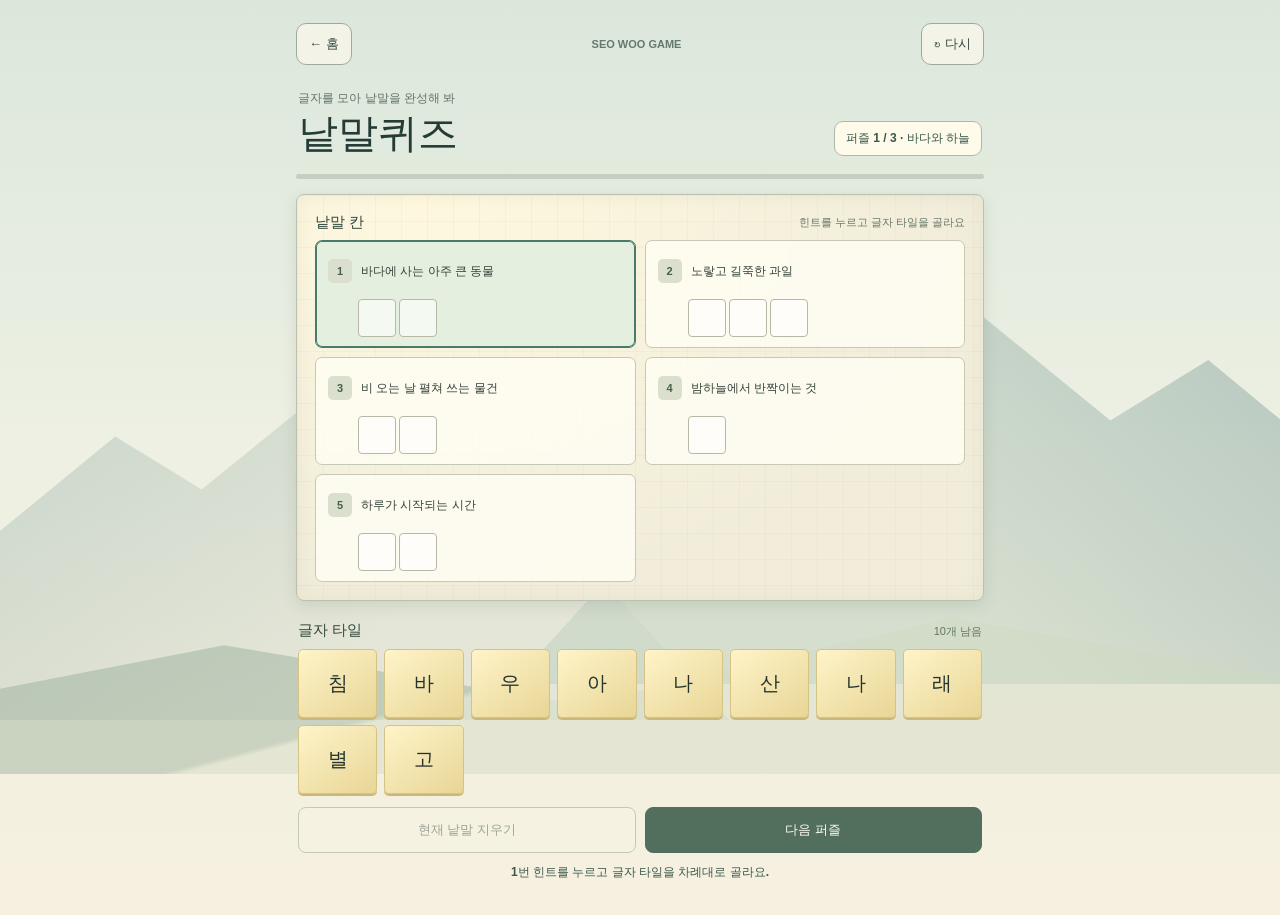
<file: word_puzzle.html>
<!doctype html>
<html lang="ko">
<head>
  <meta charset="utf-8">
  <meta name="viewport" content="width=device-width, initial-scale=1, viewport-fit=cover">
  <meta name="theme-color" content="#dce7dc">
  <title>낱말퀴즈 | 서우의 게임</title>
  <style>
    :root {
      color-scheme: light;
      font-family: "Trebuchet MS", "Noto Sans KR", sans-serif;
      color: #23332f;
      background: #dce7dc;
      font-synthesis: none;
    }

    * { box-sizing: border-box; }

    body {
      min-width: 320px;
      min-height: 100svh;
      margin: 0;
      background: linear-gradient(180deg, #dce7dc 0%, #edf0e3 48%, #f6f0df 100%);
      overflow-x: hidden;
    }

    .landscape {
      position: fixed;
        z-index: 0;
      inset: 0;
      overflow: hidden;
      pointer-events: none;
    }

    .mountain {
      position: absolute;
      bottom: 20%;
      width: 75vw;
      height: 42vh;
      min-height: 220px;
      opacity: .48;
      clip-path: polygon(0 100%, 36% 25%, 45% 39%, 64% 0, 100% 100%);
    }

    .mountain-one {
      left: -18vw;
      background: linear-gradient(145deg, #8eaaa4, #d6dacc 68%);
    }

    .mountain-two {
      right: -25vw;
      bottom: 24%;
      width: 85vw;
      height: 48vh;
      opacity: .55;
      background: linear-gradient(135deg, #6e8f91, #c0d0c0 65%);
      transform: scaleX(-1);
    }

    .ridge {
      position: absolute;
      right: -8vw;
      bottom: 14%;
      left: -8vw;
      height: 22vh;
      min-height: 120px;
      background: linear-gradient(165deg, #829e88 0 45%, #cbd6bd 46% 100%);
      clip-path: polygon(0 67%, 22% 35%, 46% 65%, 71% 21%, 100% 60%, 100% 100%, 0 100%);
      opacity: .36;
    }

    .app {
      position: relative;
      z-index: 1;
      width: min(100%, 720px);
      margin: 0 auto;
      padding: max(14px, env(safe-area-inset-top)) 16px max(28px, env(safe-area-inset-bottom));
    }

    .topbar {
      display: flex;
      align-items: center;
      justify-content: space-between;
      min-height: 44px;
      margin-bottom: 12px;
    }

    .home-link,
    .restart-button {
      display: inline-flex;
      min-height: 42px;
      align-items: center;
      justify-content: center;
      gap: 7px;
      padding: 0 12px;
      border: 1px solid #9aab9e;
      border-radius: 10px;
      background: #f7f5e9d9;
      color: #334940;
      font: inherit;
      font-size: 13px;
      font-weight: 800;
      text-decoration: none;
      cursor: pointer;
      touch-action: manipulation;
    }

    .top-mark {
      color: #65796c;
      font-size: 11px;
      font-weight: 850;
    }

    .intro {
      display: flex;
      align-items: end;
      justify-content: space-between;
      gap: 12px;
      padding: 6px 2px 14px;
    }

    .eyebrow {
      margin: 0 0 5px;
      color: #627568;
      font-size: 12px;
      font-weight: 850;
    }

    h1 {
      margin: 0;
      color: #243b36;
      font-family: Georgia, "Noto Serif KR", serif;
      font-size: 34px;
      line-height: 1.1;
    }

    .score {
      flex: 0 0 auto;
      padding: 8px 11px;
      border: 1px solid #aeb9a3;
      border-radius: 9px;
      background: #fffbea;
      color: #38564a;
      font-size: 12px;
      font-weight: 850;
    }

    .progress-track {
      height: 5px;
      overflow: hidden;
      border-radius: 8px;
      background: #c4cfbf;
    }

    .progress-fill {
      width: 0;
      height: 100%;
      border-radius: inherit;
      background: #dc8155;
      transition: width 180ms ease-out;
    }

    .board {
      position: relative;
      margin-top: 15px;
      padding: 13px;
      border: 1px solid #bbc1ae;
      border-radius: 8px;
      background-color: #f1edda;
      background-image:
        linear-gradient(90deg, #596c5c0b 1px, transparent 1px),
        linear-gradient(#596c5c0b 1px, transparent 1px),
        radial-gradient(ellipse at 18% 0%, #fff8df 0, transparent 70%);
      background-size: 26px 26px, 26px 26px, auto;
      box-shadow: 0 5px 15px #57655324, inset 0 0 20px #a0a58a22;
    }

    .board-head {
      display: flex;
      align-items: center;
      justify-content: space-between;
      gap: 10px;
      margin-bottom: 8px;
    }

    .board-head h2,
    .bank-head h2 {
      margin: 0;
      color: #344a40;
      font-size: 15px;
      font-weight: 900;
    }

    .board-help {
      margin: 0;
      color: #68786b;
      font-size: 11px;
    }

    .word-list {
      display: grid;
      gap: 7px;
    }

    .word-row {
      display: grid;
      grid-template-columns: minmax(0, 1fr) auto;
      align-items: center;
      gap: 8px;
      min-height: 54px;
      padding: 6px 7px;
      border: 1px solid #c8c8b7;
      border-radius: 7px;
      background: #fffdf3d9;
      transition: border-color 150ms ease, background 150ms ease;
    }

    .word-row.active {
      border-color: #497c68;
      background: #e4efdf;
      box-shadow: inset 0 0 0 1px #497c68;
    }

    .word-row.solved { background: #e2edda; }

    .clue-button {
      display: grid;
      grid-template-columns: 26px minmax(0, 1fr);
      align-items: center;
      gap: 7px;
      min-width: 0;
      min-height: 40px;
      padding: 2px;
      border: 0;
      background: transparent;
      color: #34433b;
      text-align: left;
      font: inherit;
      cursor: pointer;
      touch-action: manipulation;
    }

    .clue-number {
      display: grid;
      width: 24px;
      aspect-ratio: 1;
      place-items: center;
      border-radius: 5px;
      background: #dbe0ce;
      color: #465e51;
      font-size: 11px;
      font-weight: 900;
    }

    .clue-text {
      font-size: 12px;
      line-height: 1.35;
      overflow-wrap: anywhere;
    }

    .word-row.solved .clue-text { color: #55705c; }

    .answer-slots {
      display: flex;
      flex: 0 0 auto;
      gap: 3px;
    }

    .letter-cell {
      display: grid;
      width: 34px;
      aspect-ratio: 1;
      place-items: center;
      padding: 0;
      border: 1px solid #b8b8a7;
      border-radius: 4px;
      background: #f2e7b6;
      color: #24332d;
      font-family: "Noto Serif KR", Georgia, serif;
      font-size: 19px;
      font-weight: 900;
      cursor: pointer;
      touch-action: manipulation;
    }

    .letter-cell.empty { background: #ffffff9e; }
    .letter-cell:disabled { cursor: default; }

    .bank-section {
      margin-top: 16px;
      padding: 0 2px;
    }

    .bank-head {
      display: flex;
      align-items: baseline;
      justify-content: space-between;
      gap: 10px;
      margin-bottom: 9px;
    }

    .bank-head span {
      color: #627568;
      font-size: 11px;
    }

    .letter-bank {
      display: grid;
      grid-template-columns: repeat(5, minmax(0, 1fr));
      gap: 7px;
    }

    .bank-tile {
      display: grid;
      min-width: 0;
      min-height: 48px;
      aspect-ratio: 1.15;
      place-items: center;
      border: 1px solid #d5c285;
      border-radius: 5px;
      background: linear-gradient(145deg, #fff4c9, #e8d696);
      box-shadow: 0 2px 0 #cbb879;
      color: #26342e;
      font-family: "Noto Serif KR", Georgia, serif;
      font-size: 20px;
      font-weight: 950;
      cursor: pointer;
      touch-action: manipulation;
      transition: transform 100ms ease, opacity 100ms ease;
    }

    .bank-tile:not(:disabled):active { transform: translateY(2px); }
    .bank-tile:disabled { opacity: .38; box-shadow: none; cursor: default; }

    .game-actions {
      display: flex;
      gap: 9px;
      margin-top: 13px;
    }

    .action-button {
      display: inline-flex;
      min-height: 46px;
      flex: 1;
      align-items: center;
      justify-content: center;
      padding: 0 12px;
      border: 1px solid #879887;
      border-radius: 8px;
      background: #f6f3e5;
      color: #344940;
      font: inherit;
      font-size: 13px;
      font-weight: 850;
      cursor: pointer;
      touch-action: manipulation;
    }

    .action-button.primary {
      border-color: #526e5d;
      background: #526e5d;
      color: #fffdf3;
    }

    .action-button:disabled { opacity: .45; cursor: not-allowed; }

    .game-status {
      min-height: 24px;
      margin: 10px 2px 0;
      color: #3c594c;
      font-size: 12px;
      font-weight: 750;
      line-height: 1.5;
      text-align: center;
    }

    .finish {
      position: fixed;
      z-index: 5;
      inset: 0;
      display: grid;
      place-items: center;
      padding: 20px;
      background: #17241fc9;
      backdrop-filter: blur(4px);
    }

    .finish[hidden] { display: none; }

    .finish-dialog {
      width: min(100%, 360px);
      padding: 25px 22px;
      border: 1px solid #c7b878;
      border-radius: 12px;
      background: #fff9e7;
      color: #293d33;
      text-align: center;
      box-shadow: 0 18px 55px #101a16a6;
    }

    .finish-dialog .medal { font-size: 43px; }
    .finish-dialog h2 { margin: 8px 0; font-size: 23px; }
    .finish-dialog p { margin: 0 0 18px; color: #59695b; font-size: 14px; line-height: 1.6; }
    .finish-dialog .action-button { width: 100%; }

    button:focus-visible,
    a:focus-visible { outline: 3px solid #dc8155; outline-offset: 3px; }

    @media (min-width: 620px) {
      .app { padding-top: 22px; }
      .intro { padding: 12px 2px 18px; }
      h1 { font-size: 40px; }
      .board { padding: 18px; }
      .word-list { grid-template-columns: repeat(2, minmax(0, 1fr)); gap: 9px; }
      .word-row { grid-template-columns: minmax(0, 1fr); align-content: center; padding: 10px; }
      .answer-slots { padding-left: 32px; }
      .letter-cell { width: 38px; }
      .bank-section { margin-top: 20px; }
      .letter-bank { grid-template-columns: repeat(8, minmax(0, 1fr)); }
    }

    @media (max-width: 370px) {
      .app { padding-right: 11px; padding-left: 11px; }
      .board { padding: 9px; }
      .word-row { gap: 5px; padding: 5px; }
      .clue-button { grid-template-columns: 22px minmax(0, 1fr); gap: 4px; }
      .clue-number { width: 21px; }
      .clue-text { font-size: 11px; }
      .letter-cell { width: 30px; font-size: 17px; }
      .letter-bank { gap: 5px; }
      .bank-tile { min-height: 43px; }
    }

    @media (prefers-reduced-motion: reduce) {
      *, *::before, *::after { scroll-behavior: auto !important; transition-duration: .01ms !important; }
    }
  </style>
</head>
<body>
  <div class="landscape" aria-hidden="true">
    <div class="mountain mountain-one"></div>
    <div class="mountain mountain-two"></div>
    <div class="ridge"></div>
  </div>
  <div class="app">
    <header class="topbar">
      <a class="home-link" href="index.html" aria-label="홈으로 돌아가기">← 홈</a>
      <span class="top-mark">SEO WOO GAME</span>
      <button class="restart-button" id="restartButton" type="button" title="현재 퍼즐 다시 시작">↻ 다시</button>
    </header>
    <main>
      <section class="intro" aria-labelledby="pageTitle">
        <div><p class="eyebrow">글자를 모아 낱말을 완성해 봐</p><h1 id="pageTitle">낱말퀴즈</h1></div>
        <div class="score" id="roundLabel">퍼즐 1 / 3</div>
      </section>
      <div class="progress-track" role="progressbar" aria-label="퍼즐 진행률" aria-valuemin="0" aria-valuemax="100" aria-valuenow="0"><div class="progress-fill" id="progressFill"></div></div>
      <section class="board" aria-labelledby="boardTitle">
        <div class="board-head"><h2 id="boardTitle">낱말 칸</h2><p class="board-help">힌트를 누르고 글자 타일을 골라요</p></div>
        <div class="word-list" id="wordList"></div>
      </section>
      <section class="bank-section" aria-labelledby="bankTitle">
        <div class="bank-head"><h2 id="bankTitle">글자 타일</h2><span id="tileCount">0개 남음</span></div>
        <div class="letter-bank" id="letterBank" aria-label="선택할 글자 타일"></div>
        <div class="game-actions">
          <button class="action-button" id="clearWordButton" type="button">현재 낱말 지우기</button>
          <button class="action-button primary" id="nextPuzzleButton" type="button" hidden>다음 퍼즐</button>
        </div>
        <p class="game-status" id="gameStatus" role="status" aria-live="polite"></p>
      </section>
    </main>
  </div>
  <div class="finish" id="finishDialog" hidden>
    <section class="finish-dialog" role="dialog" aria-modal="true" aria-labelledby="finishTitle">
      <div class="medal" aria-hidden="true">🏆</div>
      <h2 id="finishTitle">퍼즐 완성!</h2>
      <p id="finishMessage">모든 낱말을 맞혔어요.</p>
      <button class="action-button primary" id="finishButton" type="button">다음 퍼즐</button>
    </section>
  </div>
  <script>
    const puzzles = [
      {
        theme: '바다와 하늘',
        words: [
          { clue: '바다에 사는 아주 큰 동물', answer: '고래' },
          { clue: '노랗고 길쭉한 과일', answer: '바나나' },
          { clue: '비 오는 날 펼쳐 쓰는 물건', answer: '우산' },
          { clue: '밤하늘에서 반짝이는 것', answer: '별' },
          { clue: '하루가 시작되는 시간', answer: '아침' }
        ]
      },
      {
        theme: '동물과 생활',
        words: [
          { clue: '멍멍 짖는 귀여운 동물', answer: '강아지' },
          { clue: '줄무늬가 있는 큰 고양잇과 동물', answer: '호랑이' },
          { clue: '빨갛거나 초록색인 동그란 과일', answer: '사과' },
          { clue: '친구들과 함께 공부하는 곳', answer: '학교' },
          { clue: '철길 위를 달리는 긴 탈것', answer: '기차' }
        ]
      },
      {
        theme: '자연과 놀이',
        words: [
          { clue: '비가 그친 뒤 하늘에 여러 색으로 뜨는 것', answer: '무지개' },
          { clue: '긴 귀와 동그란 꼬리가 귀여운 동물', answer: '토끼' },
          { clue: '글씨를 쓰거나 그림을 그릴 때 쓰는 것', answer: '연필' },
          { clue: '작고 빨간 봄철 과일', answer: '딸기' },
          { clue: '하늘에 떠서 모양이 바뀌는 것', answer: '구름' }
        ]
      }
    ];

    const wordList = document.getElementById('wordList');
    const letterBank = document.getElementById('letterBank');
    const roundLabel = document.getElementById('roundLabel');
    const tileCount = document.getElementById('tileCount');
    const gameStatus = document.getElementById('gameStatus');
    const progressTrack = document.querySelector('.progress-track');
    const progressFill = document.getElementById('progressFill');
    const clearWordButton = document.getElementById('clearWordButton');
    const nextPuzzleButton = document.getElementById('nextPuzzleButton');
    const finishDialog = document.getElementById('finishDialog');
    const finishMessage = document.getElementById('finishMessage');
    const finishButton = document.getElementById('finishButton');

    let puzzleIndex = 0;
    let selectedWord = 0;
    let tiles = [];
    let placed = [];
    let solved = new Set();

    function shuffle(items) {
      const result = [...items];
      for (let index = result.length - 1; index > 0; index--) {
        const swapIndex = Math.floor(Math.random() * (index + 1));
        [result[index], result[swapIndex]] = [result[swapIndex], result[index]];
      }
      return result;
    }

    function startPuzzle() {
      const puzzle = puzzles[puzzleIndex];
      tiles = shuffle(puzzle.words.flatMap(word => [...word.answer])).map((letter, id) => ({ id, letter }));
      placed = puzzle.words.map(word => Array(word.answer.length).fill(null));
      solved = new Set();
      selectedWord = 0;
      roundLabel.textContent = `퍼즐 ${puzzleIndex + 1} / ${puzzles.length} · ${puzzle.theme}`;
      gameStatus.textContent = '1번 힌트를 누르고 글자 타일을 차례대로 골라요.';
      nextPuzzleButton.hidden = true;
      finishDialog.hidden = true;
      render();
    }

    function render() {
      const puzzle = puzzles[puzzleIndex];
      const solvedCount = solved.size;
      const progress = Math.round(solvedCount / puzzle.words.length * 100);
      progressFill.style.width = `${progress}%`;
      progressTrack.setAttribute('aria-valuenow', String(progress));
      tileCount.textContent = `${tiles.filter(tile => !isTileUsed(tile.id)).length}개 남음`;
      clearWordButton.disabled = solved.has(selectedWord) || placed[selectedWord].every(id => id === null);
      nextPuzzleButton.hidden = solvedCount !== puzzle.words.length;

      wordList.innerHTML = puzzle.words.map((word, wordIndex) => {
        const isSolved = solved.has(wordIndex);
        const isActive = selectedWord === wordIndex && !isSolved;
        const cells = [...word.answer].map((_, position) => {
          const tileId = placed[wordIndex][position];
          const letter = tileId === null ? '' : tiles.find(tile => tile.id === tileId).letter;
          return `<button class="letter-cell ${letter ? '' : 'empty'}" type="button" data-cell-word="${wordIndex}" data-cell-position="${position}" aria-label="${letter ? `${letter} 글자 지우기` : `${wordIndex + 1}번 낱말 빈 칸`}" ${isSolved ? 'disabled' : ''}>${letter || '　'}</button>`;
        }).join('');
        return `<div class="word-row ${isActive ? 'active' : ''} ${isSolved ? 'solved' : ''}">
          <button class="clue-button" type="button" data-select-word="${wordIndex}" aria-pressed="${isActive}" ${isSolved ? 'disabled' : ''}>
            <span class="clue-number">${isSolved ? '✓' : wordIndex + 1}</span><span class="clue-text">${word.clue}</span>
          </button>
          <div class="answer-slots" aria-label="${word.answer.length}글자 낱말">${cells}</div>
        </div>`;
      }).join('');

      letterBank.innerHTML = tiles.map(tile => {
        const disabled = isTileUsed(tile.id) || solvedCount === puzzle.words.length;
        return `<button class="bank-tile" type="button" data-tile-id="${tile.id}" aria-label="${tile.letter} 글자 타일" ${disabled ? 'disabled' : ''}>${tile.letter}</button>`;
      }).join('');
    }

    function isTileUsed(tileId) {
      return placed.some(word => word.includes(tileId));
    }

    function chooseNextWord() {
      const next = puzzles[puzzleIndex].words.findIndex((_, index) => !solved.has(index));
      if (next !== -1) selectedWord = next;
    }

    function placeTile(tileId) {
      if (solved.has(selectedWord) || isTileUsed(tileId)) return;
      const emptyPosition = placed[selectedWord].indexOf(null);
      if (emptyPosition === -1) {
        gameStatus.textContent = '현재 낱말 칸이 다 찼어요. 칸을 눌러 고치거나 지워 주세요.';
        return;
      }
      placed[selectedWord][emptyPosition] = tileId;
      const word = puzzles[puzzleIndex].words[selectedWord];
      const isComplete = placed[selectedWord].every(id => id !== null);
      if (isComplete) {
        const answer = placed[selectedWord].map(id => tiles.find(tile => tile.id === id).letter).join('');
        if (answer === word.answer) {
          solved.add(selectedWord);
          const completedCount = solved.size;
          gameStatus.textContent = `정답이에요! ${completedCount} / ${puzzles[puzzleIndex].words.length}개 완성`;
          if (completedCount === puzzles[puzzleIndex].words.length) showFinish();
          else chooseNextWord();
        } else {
          gameStatus.textContent = '순서가 맞지 않아요. 칸을 눌러 고치거나 현재 낱말을 지워 보세요.';
        }
      }
      render();
    }

    function removeLetter(wordIndex, position) {
      if (solved.has(wordIndex)) return;
      const tileId = placed[wordIndex][position];
      if (tileId === null) return;
      placed[wordIndex][position] = null;
      selectedWord = wordIndex;
      gameStatus.textContent = '글자 타일이 다시 돌아왔어요.';
      render();
    }

    function clearSelectedWord() {
      if (solved.has(selectedWord)) return;
      placed[selectedWord].fill(null);
      gameStatus.textContent = `${selectedWord + 1}번 낱말을 다시 풀어 보세요.`;
      render();
    }

    function showFinish() {
      const isLastPuzzle = puzzleIndex === puzzles.length - 1;
      finishMessage.textContent = isLastPuzzle
        ? '세 가지 퍼즐을 모두 풀었어요. 정말 잘했어요!'
        : `${puzzles[puzzleIndex].theme} 퍼즐을 완성했어요! 다음 낱말도 풀어 볼까요?`;
      finishButton.textContent = isLastPuzzle ? '처음부터 다시' : '다음 퍼즐';
      finishDialog.hidden = false;
      finishButton.focus();
    }

    function advancePuzzle() {
      if (puzzleIndex === puzzles.length - 1) puzzleIndex = 0;
      else puzzleIndex++;
      startPuzzle();
    }

    wordList.addEventListener('click', event => {
      const clue = event.target.closest('[data-select-word]');
      if (clue) {
        selectedWord = Number(clue.dataset.selectWord);
        gameStatus.textContent = `${selectedWord + 1}번 힌트를 골랐어요. 글자 타일을 채워 보세요.`;
        render();
        return;
      }
      const cell = event.target.closest('[data-cell-word]');
      if (cell) removeLetter(Number(cell.dataset.cellWord), Number(cell.dataset.cellPosition));
    });

    letterBank.addEventListener('click', event => {
      const tile = event.target.closest('[data-tile-id]');
      if (tile) placeTile(Number(tile.dataset.tileId));
    });

    clearWordButton.addEventListener('click', clearSelectedWord);
    nextPuzzleButton.addEventListener('click', advancePuzzle);
    finishButton.addEventListener('click', advancePuzzle);
    document.getElementById('restartButton').addEventListener('click', startPuzzle);
    startPuzzle();
  </script>
</body>
</html>
</file>
<file: feedback.css>
.feedback-panel {
  width: min(760px, calc(100% - 24px));
  margin: 20px auto 36px;
  padding: 18px;
  border: 1px solid #d5d9c9;
  border-radius: 18px;
  background: rgba(255, 253, 247, .94);
  color: #202b25;
  box-shadow: 0 12px 30px #50634c20;
}

.feedback-heading,
.feedback-history-heading,
.feedback-form-footer,
.feedback-entry-heading {
  display: flex;
  align-items: center;
  justify-content: space-between;
  gap: 12px;
}

.feedback-heading h2,
.feedback-history-heading h3 {
  margin: 0;
  color: #202b25;
}

.feedback-heading h2 { font-size: 20px; }
.feedback-history-heading h3 { font-size: 16px; }

.feedback-heading p {
  margin: 6px 0 0;
  color: #536158;
  font-size: 12px;
  line-height: 1.5;
}

.feedback-count {
  display: grid;
  width: 38px;
  min-width: 38px;
  aspect-ratio: 1;
  place-items: center;
  border: 1px solid #d5d9c9;
  border-radius: 50%;
  background: #e8eee1;
  color: #e3744d;
  font-weight: 900;
}

.feedback-form {
  display: grid;
  gap: 12px;
  margin: 18px 0;
}

.feedback-label {
  display: grid;
  gap: 6px;
  color: #202b25;
  font-size: 13px;
  font-weight: 750;
}

.feedback-control {
  width: 100%;
  min-height: 44px;
  padding: 10px 12px;
  border: 1px solid #cbd4c3;
  border-radius: 10px;
  background: #fffdf7;
  color: #202b25;
  font: inherit;
  font-size: 14px;
}

.feedback-message {
  min-height: 88px;
  resize: vertical;
  line-height: 1.5;
}

.feedback-control::placeholder { color: #768178; }
.feedback-control:focus-visible,
.feedback-panel button:focus-visible { outline: 3px solid #ffe284; outline-offset: 2px; }

.feedback-form-footer { align-items: flex-start; }

.feedback-status {
  min-height: 20px;
  padding-top: 10px;
  color: #536158;
  font-size: 12px;
  line-height: 1.5;
}

.feedback-submit {
  min-height: 44px;
  padding: 0 18px;
  border: 0;
  border-radius: 11px;
  background: #202b25;
  color: #fffdf7;
  font: inherit;
  font-size: 14px;
  font-weight: 900;
  cursor: pointer;
  touch-action: manipulation;
}

.feedback-history-heading {
  padding-top: 15px;
  border-top: 1px solid #d5d9c9;
}

.feedback-clear,
.feedback-delete {
  min-height: 36px;
  padding: 0 10px;
  border: 1px solid #cbd4c3;
  border-radius: 9px;
  background: #e8eee1;
  color: #202b25;
  font: inherit;
  font-size: 12px;
  font-weight: 750;
  cursor: pointer;
  touch-action: manipulation;
}

.feedback-clear:disabled { opacity: .45; cursor: not-allowed; }

.feedback-list {
  display: grid;
  max-height: 380px;
  gap: 9px;
  overflow: auto;
  margin: 12px 0 0;
  padding: 0 2px 0 0;
  list-style: none;
  overscroll-behavior: contain;
}

.feedback-entry,
.feedback-empty {
  padding: 12px;
  border: 1px solid #dce2d5;
  border-radius: 12px;
  background: #fffdf7;
}

.feedback-entry-heading { align-items: flex-start; }

.feedback-entry-meta {
  display: flex;
  flex-wrap: wrap;
  align-items: center;
  gap: 8px;
}

.feedback-entry-game {
  color: #b94f2f;
  font-size: 12px;
  font-weight: 850;
}

.feedback-entry time {
  color: #68746b;
  font-size: 11px;
}

.feedback-entry-text {
  margin: 9px 0 0;
  color: #202b25;
  font-size: 14px;
  line-height: 1.55;
  white-space: pre-wrap;
  overflow-wrap: anywhere;
}

.feedback-empty {
  color: #536158;
  font-size: 13px;
  text-align: center;
}

@media (max-width: 480px) {
  .feedback-panel { padding: 14px; }
  .feedback-heading h2 { font-size: 18px; }
  .feedback-form-footer { align-items: stretch; flex-direction: column; gap: 8px; }
  .feedback-submit { width: 100%; }
}
</file>
